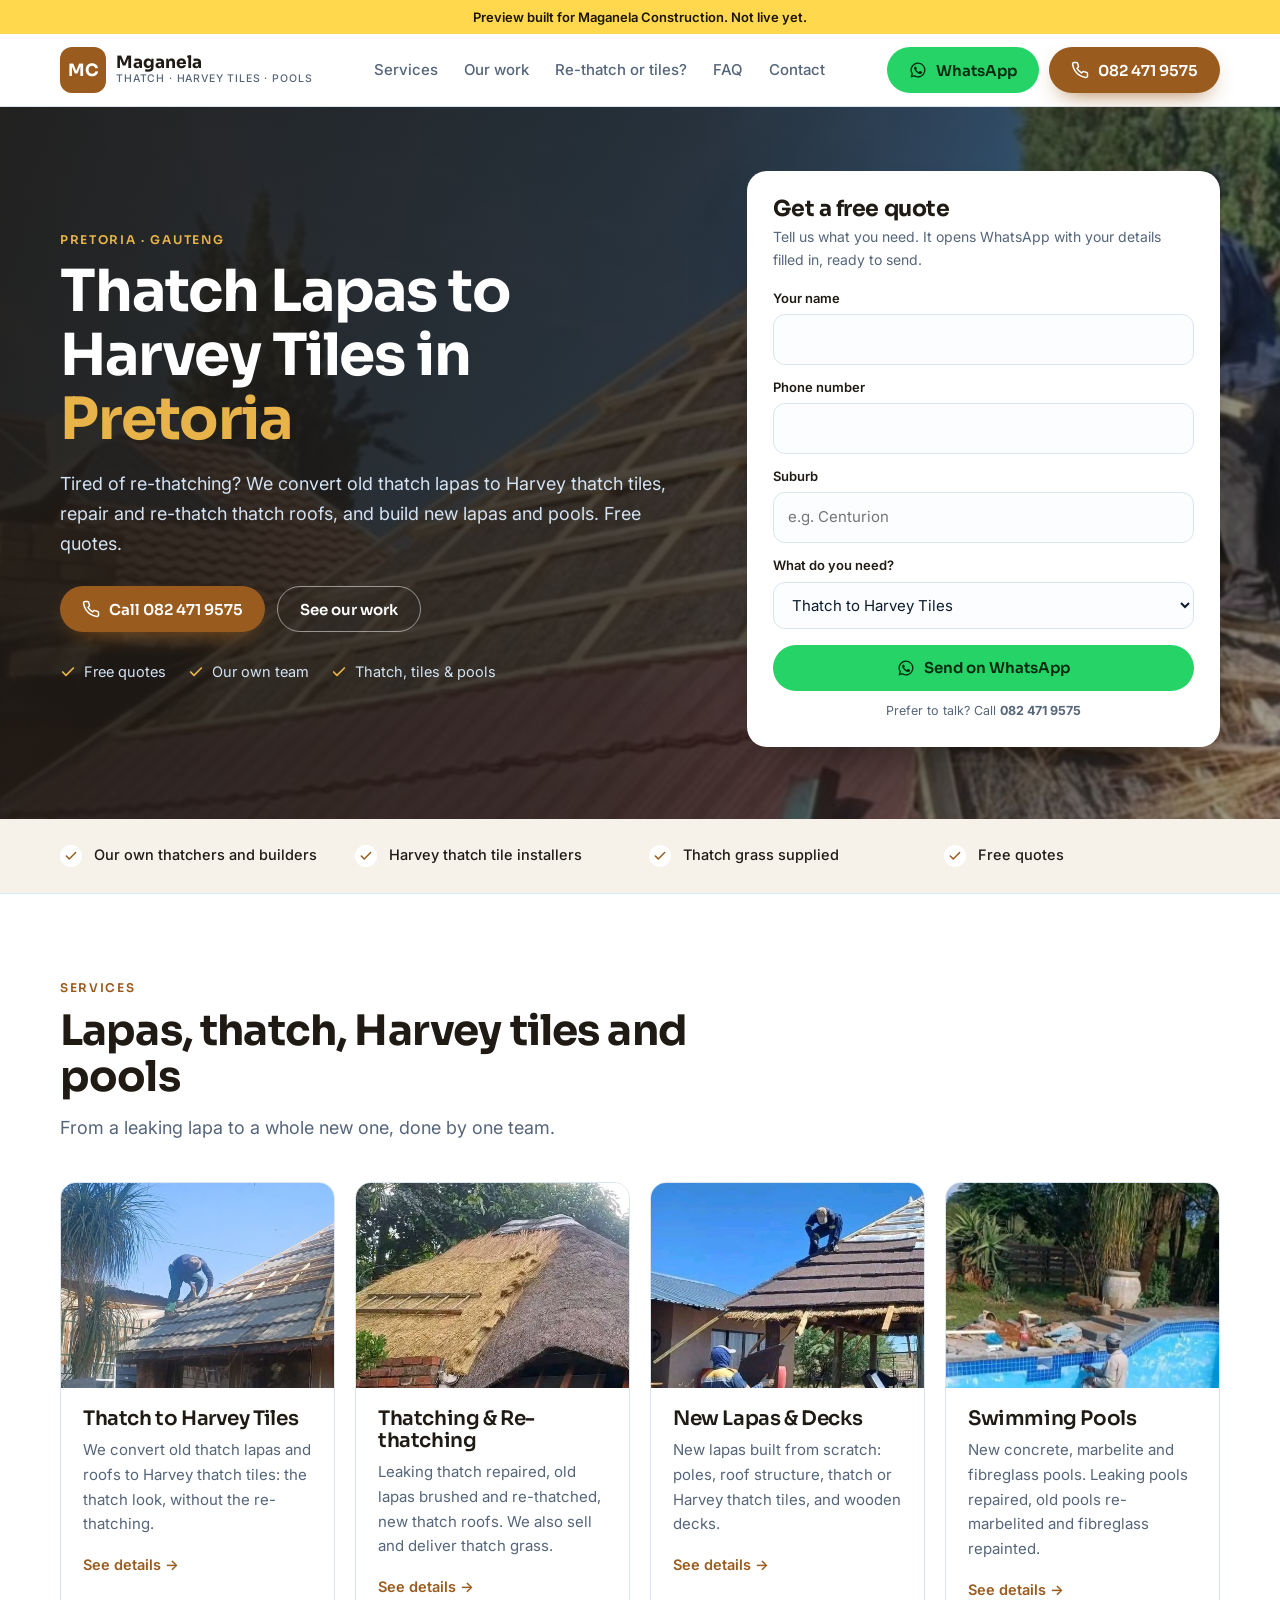
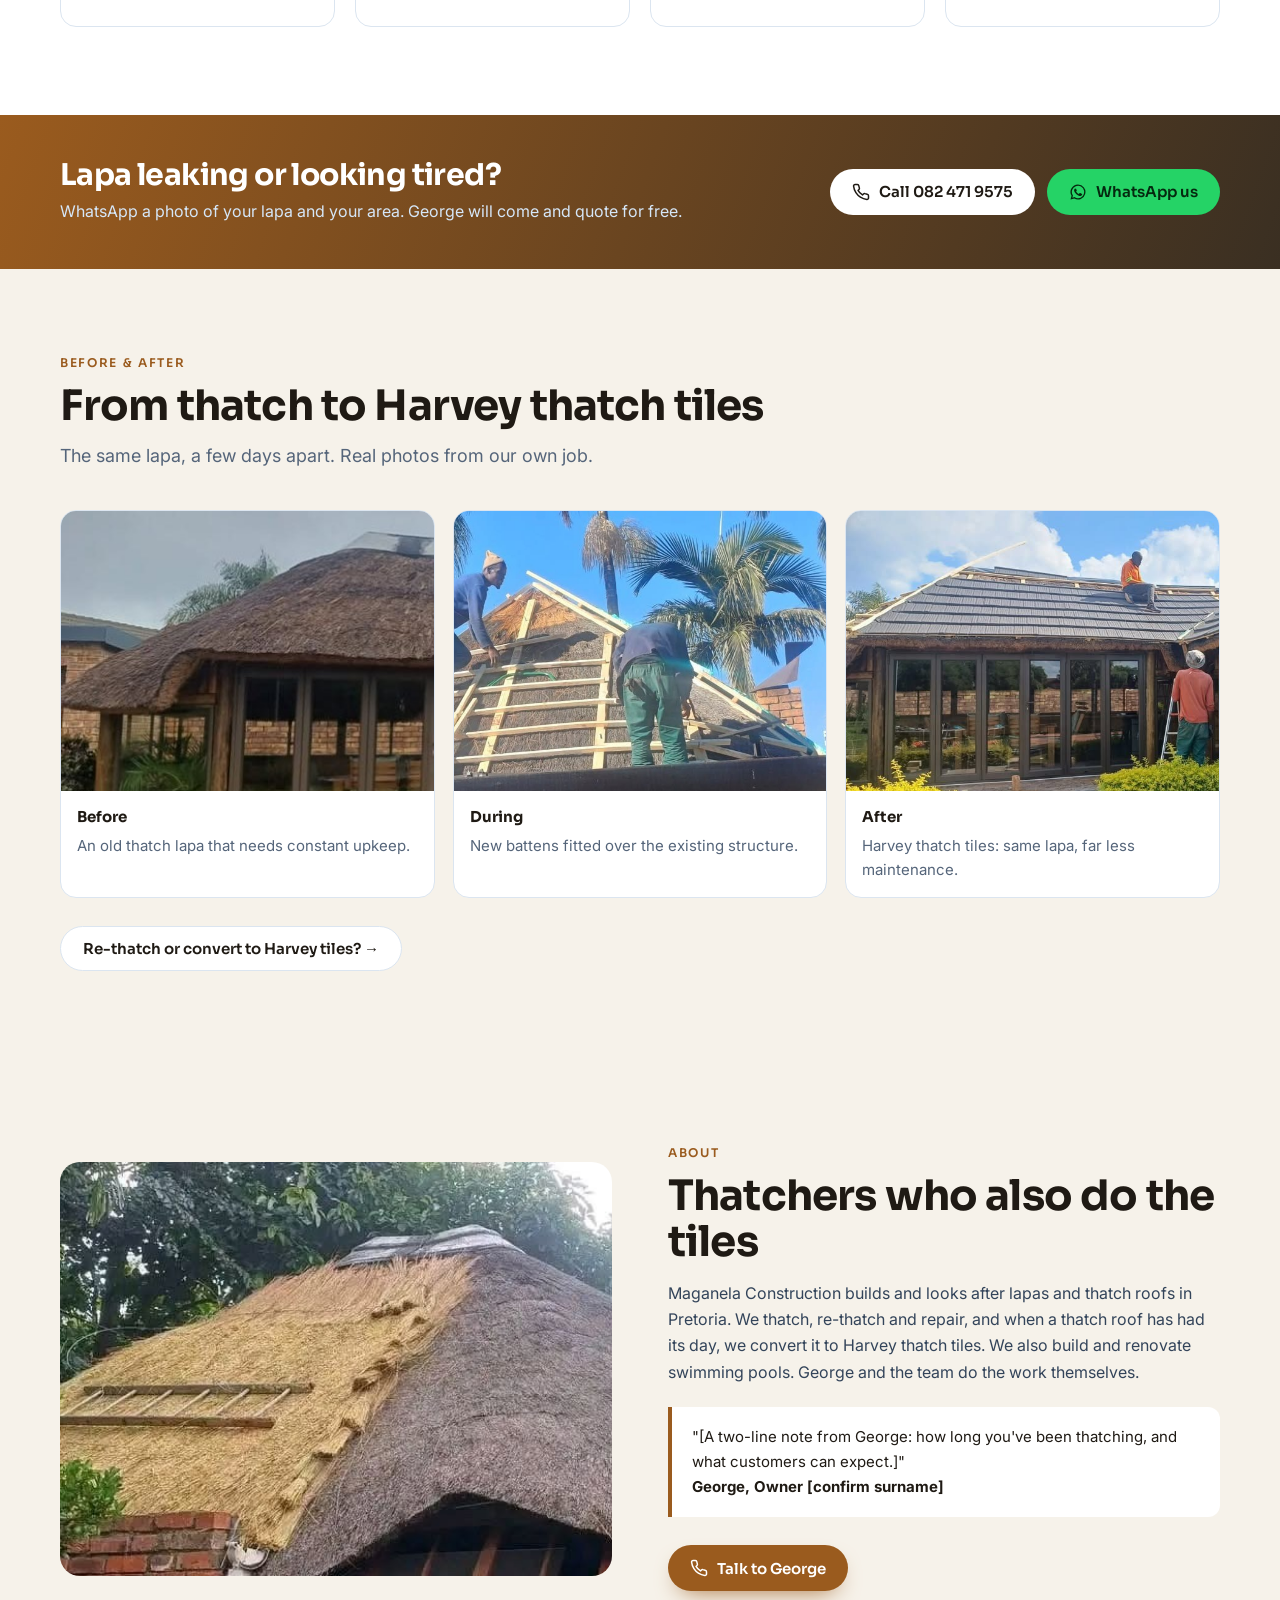
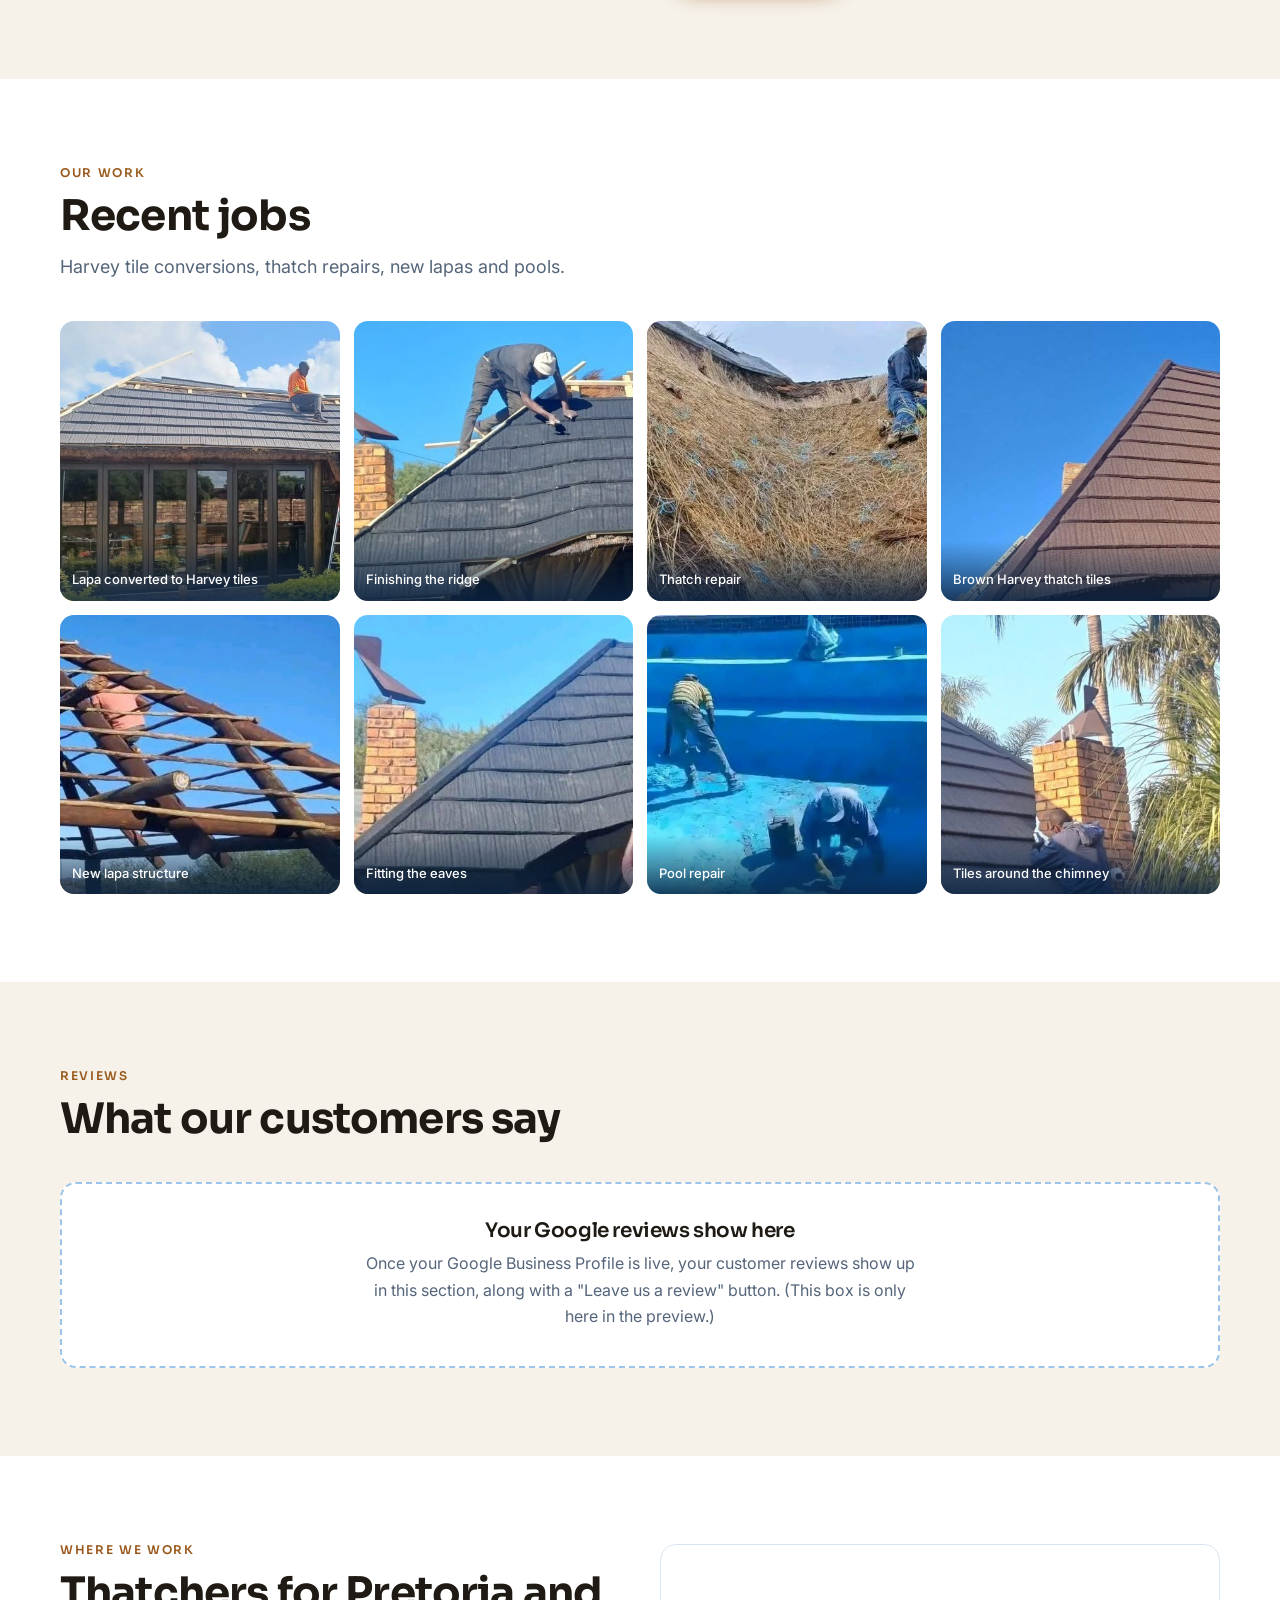
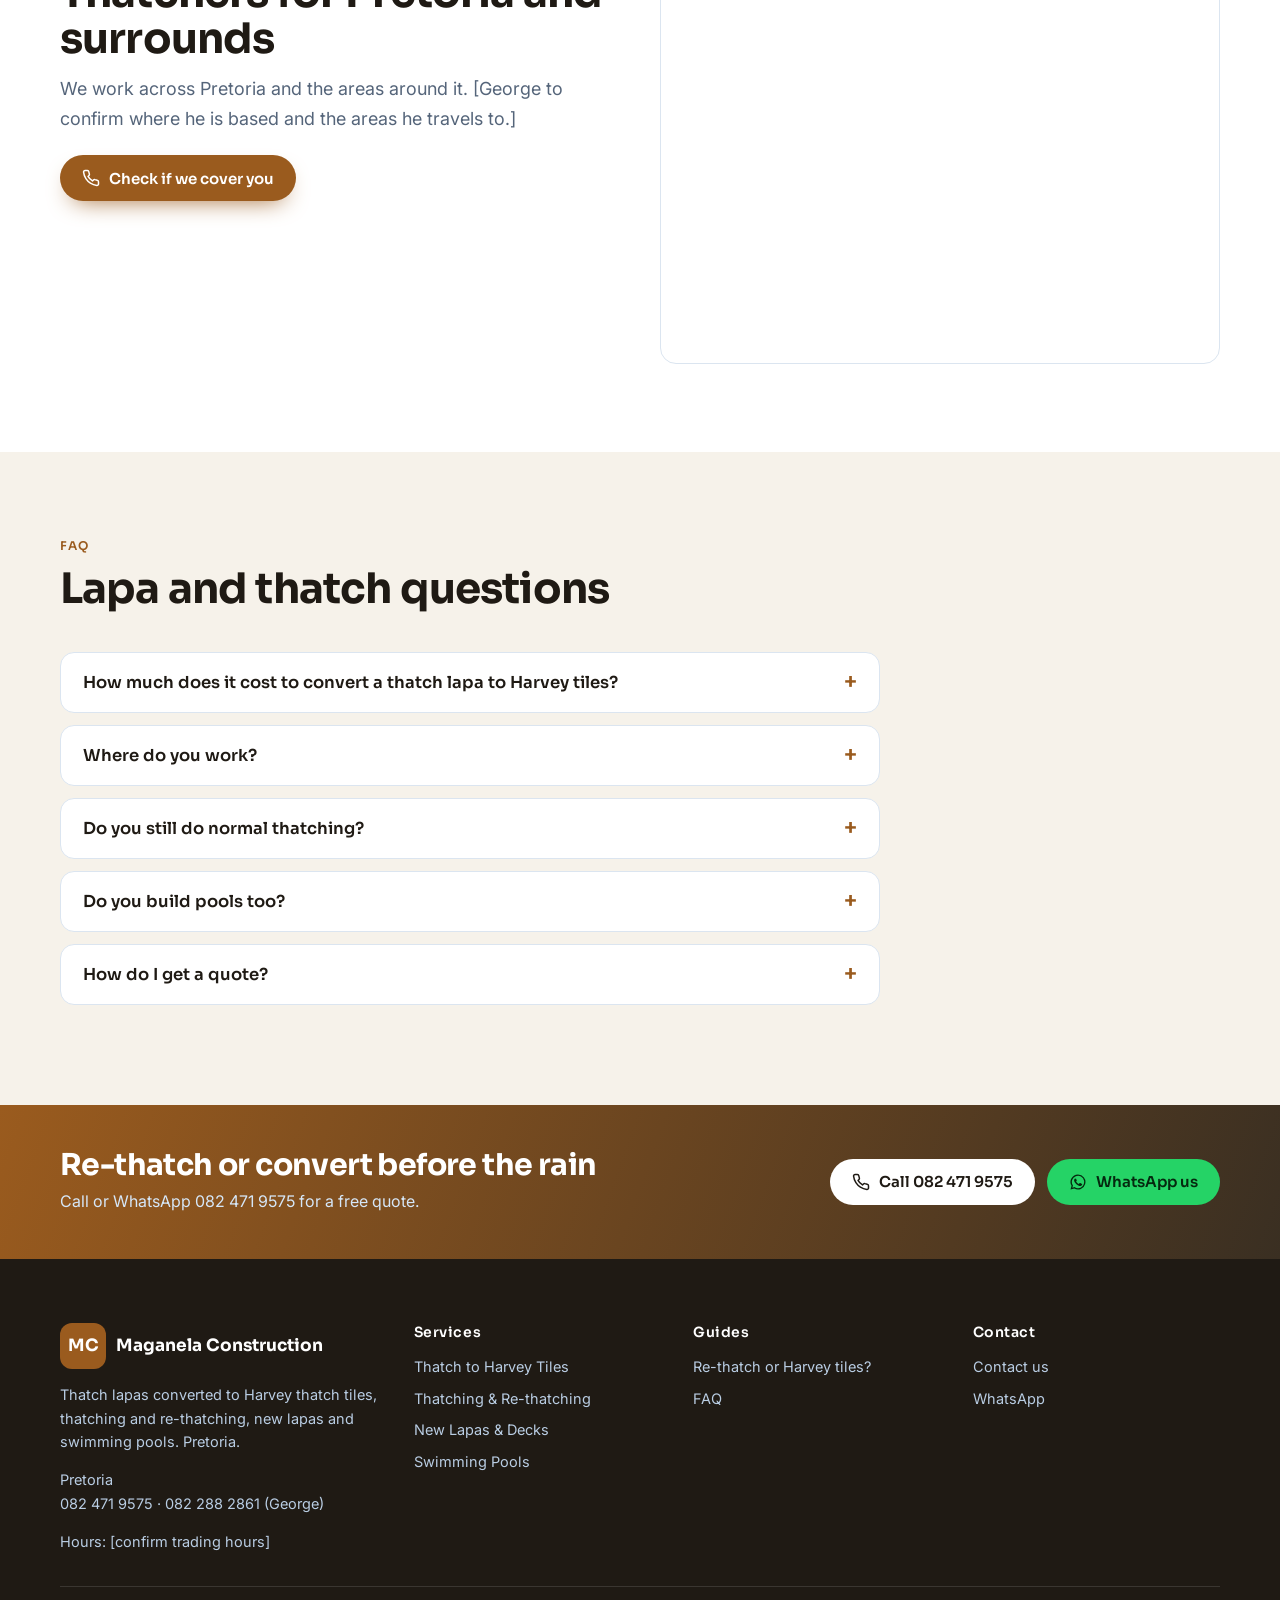
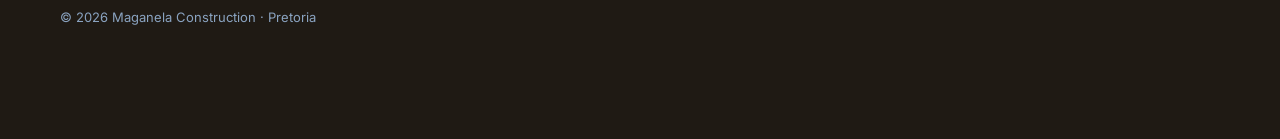
<file: index.html>
<!doctype html>
<html lang="en-ZA">
<head>
<meta charset="utf-8">
<meta name="viewport" content="width=device-width, initial-scale=1">
<!-- PREVIEW: remove noindex + the preview bar when George approves and the real domain is live -->
<meta name="robots" content="noindex, nofollow">
<title>Thatch Lapas to Harvey Thatch Tiles, Thatching &amp; Pools Pretoria | Maganela Construction</title>
<meta name="description" content="Convert your old thatch lapa to Harvey thatch tiles, re-thatch or repair leaking thatch, build a new lapa or pool. Pretoria. Free quotes. Call 082 471 9575.">
<link rel="canonical" href="https://dannyschaffer.github.io/maganela-construction-preview/">
<meta property="og:type" content="website"><meta property="og:title" content="Thatch Lapas to Harvey Thatch Tiles, Thatching &amp; Pools Pretoria | Maganela Construction"><meta property="og:description" content="Convert your old thatch lapa to Harvey thatch tiles, re-thatch or repair leaking thatch, build a new lapa or pool. Pretoria. Free quotes. Call 082 471 9575.">
<meta property="og:image" content="https://dannyschaffer.github.io/maganela-construction-preview/img/hero-thatch-to-harvey-tiles-pretoria.jpg"><meta property="og:url" content="https://dannyschaffer.github.io/maganela-construction-preview/">
<link rel="preconnect" href="https://fonts.googleapis.com"><link rel="preconnect" href="https://fonts.gstatic.com" crossorigin><link href="https://fonts.googleapis.com/css2?family=Sora:wght@500;600;700&family=Inter:wght@400;500;600&display=swap" rel="stylesheet">
<link rel="stylesheet" href="styles.css?v=1795518761">
<script type="application/ld+json">{"@context": "https://schema.org", "@type": "HomeAndConstructionBusiness", "@id": "https://dannyschaffer.github.io/maganela-construction-preview/#business", "name": "Maganela Construction", "description": "Converts thatch lapas to Harvey thatch tiles, thatching and re-thatching, new lapas and swimming pools in Pretoria.", "telephone": "+27824719575", "url": "https://dannyschaffer.github.io/maganela-construction-preview/", "image": "https://dannyschaffer.github.io/maganela-construction-preview/img/hero-thatch-to-harvey-tiles-pretoria.jpg", "address": {"@type": "PostalAddress", "addressLocality": "Pretoria", "addressRegion": "Gauteng", "addressCountry": "ZA"}, "areaServed": ["Pretoria", "Gauteng"]}</script><script type="application/ld+json">{"@context": "https://schema.org", "@type": "FAQPage", "mainEntity": [{"@type": "Question", "name": "How much does it cost to convert a thatch lapa to Harvey tiles?", "acceptedAnswer": {"@type": "Answer", "text": "It depends on the size and shape of the lapa. [George to confirm a typical price.] WhatsApp a photo and the size for a free quote."}}, {"@type": "Question", "name": "Where do you work?", "acceptedAnswer": {"@type": "Answer", "text": "Pretoria and the areas around it. [George to confirm areas and how far you travel.]"}}, {"@type": "Question", "name": "Do you still do normal thatching?", "acceptedAnswer": {"@type": "Answer", "text": "Yes. We repair leaking thatch, brush old lapas, re-thatch and build new thatch roofs. We also sell and deliver thatch grass."}}, {"@type": "Question", "name": "Do you build pools too?", "acceptedAnswer": {"@type": "Answer", "text": "Yes. New concrete, marbelite and fibreglass pools from R55,000 for 5×4m, plus leak repairs, re-marbelite and fibreglass repainting."}}, {"@type": "Question", "name": "How do I get a quote?", "acceptedAnswer": {"@type": "Answer", "text": "WhatsApp a photo of your lapa or pool and your area to 082 471 9575, or call George on 082 288 2861."}}]}</script>
</head>
<body>
<div class="preview">Preview built for Maganela Construction. Not live yet.</div>
<header><div class="wrap nav">
<a class="brand" href="./"><span class="mono">MC</span><span>Maganela<small>Thatch · Harvey Tiles · Pools</small></span></a>
<nav class="nav-links"><a href="#services">Services</a><a href="#work">Our work</a><a href="rethatch-or-harvey-tiles/">Re-thatch or tiles?</a><a href="#faq">FAQ</a><a href="contact/">Contact</a></nav>
<div class="nav-cta"><a class="btn btn-wa" href="https://wa.me/27824719575?text=Hi%20George%2C%20I%20would%20like%20a%20free%20quote.%20My%20area%20is%3A%20"><svg viewBox="0 0 24 24" fill="currentColor" aria-hidden="true"><path d="M12 2a10 10 0 0 0-8.6 15.1L2 22l5-1.3A10 10 0 1 0 12 2Zm0 18.2a8.2 8.2 0 0 1-4.2-1.2l-.3-.2-3 .8.8-2.9-.2-.3A8.2 8.2 0 1 1 12 20.2Zm4.5-6.1c-.2-.1-1.5-.7-1.7-.8s-.4-.1-.6.1-.7.8-.8 1-.3.2-.5.1a6.7 6.7 0 0 1-3.3-2.9c-.3-.4.3-.4.7-1.4a.5.5 0 0 0 0-.4l-.8-1.9c-.2-.5-.4-.4-.6-.4h-.5a1 1 0 0 0-.7.3 3 3 0 0 0-.9 2.2 5.2 5.2 0 0 0 1.1 2.7 11.8 11.8 0 0 0 4.5 4c1.7.7 2.3.8 3.2.6a2.7 2.7 0 0 0 1.8-1.2 2.2 2.2 0 0 0 .1-1.2c0-.1-.2-.2-.4-.3Z"/></svg><span>WhatsApp</span></a><a class="btn btn-blue" href="tel:+27824719575"><svg viewBox="0 0 24 24" fill="none" stroke="currentColor" stroke-width="2" stroke-linecap="round" stroke-linejoin="round" aria-hidden="true"><path d="M22 16.9v3a2 2 0 0 1-2.2 2 19.8 19.8 0 0 1-8.6-3.1 19.5 19.5 0 0 1-6-6A19.8 19.8 0 0 1 2.1 4.2 2 2 0 0 1 4.1 2h3a2 2 0 0 1 2 1.7c.1 1 .4 1.9.7 2.8a2 2 0 0 1-.5 2.1L8 9.9a16 16 0 0 0 6 6l1.3-1.3a2 2 0 0 1 2.1-.4c.9.3 1.8.6 2.8.7a2 2 0 0 1 1.8 2Z"/></svg><span>082 471 9575</span></a></div>
</div></header>

<section class="hero" style="--hero:url(img/hero-thatch-to-harvey-tiles-pretoria.jpg)"><div class="hero-bg"></div><div class="wrap">
<div>
<span class="eyebrow" style="color:var(--aqua)">Pretoria · Gauteng</span>
<h1>Thatch Lapas to Harvey Tiles in <em>Pretoria</em></h1>
<p class="lead">Tired of re-thatching? We convert old thatch lapas to Harvey thatch tiles, repair and re-thatch thatch roofs, and build new lapas and pools. Free quotes.</p>
<div class="hero-ctas"><a class="btn btn-blue" href="tel:+27824719575"><svg viewBox="0 0 24 24" fill="none" stroke="currentColor" stroke-width="2" stroke-linecap="round" stroke-linejoin="round" aria-hidden="true"><path d="M22 16.9v3a2 2 0 0 1-2.2 2 19.8 19.8 0 0 1-8.6-3.1 19.5 19.5 0 0 1-6-6A19.8 19.8 0 0 1 2.1 4.2 2 2 0 0 1 4.1 2h3a2 2 0 0 1 2 1.7c.1 1 .4 1.9.7 2.8a2 2 0 0 1-.5 2.1L8 9.9a16 16 0 0 0 6 6l1.3-1.3a2 2 0 0 1 2.1-.4c.9.3 1.8.6 2.8.7a2 2 0 0 1 1.8 2Z"/></svg>Call 082 471 9575</a><a class="btn btn-line" href="#work">See our work</a></div>
<div class="hero-points"><span><svg viewBox="0 0 24 24" fill="none" stroke="currentColor" stroke-width="2.6" stroke-linecap="round" stroke-linejoin="round" aria-hidden="true"><path d="M20 6 9 17l-5-5"/></svg>Free quotes</span><span><svg viewBox="0 0 24 24" fill="none" stroke="currentColor" stroke-width="2.6" stroke-linecap="round" stroke-linejoin="round" aria-hidden="true"><path d="M20 6 9 17l-5-5"/></svg>Our own team</span><span><svg viewBox="0 0 24 24" fill="none" stroke="currentColor" stroke-width="2.6" stroke-linecap="round" stroke-linejoin="round" aria-hidden="true"><path d="M20 6 9 17l-5-5"/></svg>Thatch, tiles &amp; pools</span></div>
</div>
<form class="card-form" data-wa>
<h2>Get a free quote</h2><p class="small">Tell us what you need. It opens WhatsApp with your details filled in, ready to send.</p>
<label class="field"><span>Your name</span><input name="name" required autocomplete="name"></label>
<label class="field"><span>Phone number</span><input name="phone" type="tel" required autocomplete="tel"></label>
<label class="field"><span>Suburb</span><input name="suburb" placeholder="e.g. Centurion"></label>
<label class="field"><span>What do you need?</span><select name="need"><option>Thatch to Harvey Tiles</option><option>Thatching &amp; Re-thatching</option><option>New Lapas &amp; Decks</option><option>Swimming Pools</option></select></label>
<button class="btn btn-wa" type="submit"><svg viewBox="0 0 24 24" fill="currentColor" aria-hidden="true"><path d="M12 2a10 10 0 0 0-8.6 15.1L2 22l5-1.3A10 10 0 1 0 12 2Zm0 18.2a8.2 8.2 0 0 1-4.2-1.2l-.3-.2-3 .8.8-2.9-.2-.3A8.2 8.2 0 1 1 12 20.2Zm4.5-6.1c-.2-.1-1.5-.7-1.7-.8s-.4-.1-.6.1-.7.8-.8 1-.3.2-.5.1a6.7 6.7 0 0 1-3.3-2.9c-.3-.4.3-.4.7-1.4a.5.5 0 0 0 0-.4l-.8-1.9c-.2-.5-.4-.4-.6-.4h-.5a1 1 0 0 0-.7.3 3 3 0 0 0-.9 2.2 5.2 5.2 0 0 0 1.1 2.7 11.8 11.8 0 0 0 4.5 4c1.7.7 2.3.8 3.2.6a2.7 2.7 0 0 0 1.8-1.2 2.2 2.2 0 0 0 .1-1.2c0-.1-.2-.2-.4-.3Z"/></svg>Send on WhatsApp</button>
<p class="form-note">Prefer to talk? Call <a href="tel:+27824719575"><b>082 471 9575</b></a></p>
</form>
</div></section>
<div class="trust"><div class="wrap">
<div><svg viewBox="0 0 24 24" fill="none" stroke="currentColor" stroke-width="2.6" stroke-linecap="round" stroke-linejoin="round" aria-hidden="true"><path d="M20 6 9 17l-5-5"/></svg><span>Our own thatchers and builders</span></div>
<div><svg viewBox="0 0 24 24" fill="none" stroke="currentColor" stroke-width="2.6" stroke-linecap="round" stroke-linejoin="round" aria-hidden="true"><path d="M20 6 9 17l-5-5"/></svg><span>Harvey thatch tile installers</span></div>
<div><svg viewBox="0 0 24 24" fill="none" stroke="currentColor" stroke-width="2.6" stroke-linecap="round" stroke-linejoin="round" aria-hidden="true"><path d="M20 6 9 17l-5-5"/></svg><span>Thatch grass supplied</span></div>
<div><svg viewBox="0 0 24 24" fill="none" stroke="currentColor" stroke-width="2.6" stroke-linecap="round" stroke-linejoin="round" aria-hidden="true"><path d="M20 6 9 17l-5-5"/></svg><span>Free quotes</span></div>
</div></div>

<section id="services"><div class="wrap">
<div class="sec-head"><span class="eyebrow">Services</span><h2>Lapas, thatch, Harvey tiles and pools</h2><p class="lead">From a leaking lapa to a whole new one, done by one team.</p></div>
<div class="svc-grid"><a class="svc" href="services/thatch-to-harvey-tiles/"><img src="img/harvey-tiles-installing.jpg" alt="Maganela team fitting Harvey thatch tiles over an old thatch lapa" loading="lazy"><div><h3>Thatch to Harvey Tiles</h3><p>We convert old thatch lapas and roofs to Harvey thatch tiles: the thatch look, without the re-thatching.</p><span class="more">See details →</span></div></a><a class="svc" href="services/thatching-rethatching/"><img src="img/rethatching-lapa.jpg" alt="Thatch lapa half re-thatched with new grass by Maganela" loading="lazy"><div><h3>Thatching &amp; Re-thatching</h3><p>Leaking thatch repaired, old lapas brushed and re-thatched, new thatch roofs. We also sell and deliver thatch grass.</p><span class="more">See details →</span></div></a><a class="svc" href="services/new-lapas/"><img src="img/new-lapa-harvey-tiles.jpg" alt="New lapa with a Harvey thatch tile roof being built by Maganela" loading="lazy"><div><h3>New Lapas &amp; Decks</h3><p>New lapas built from scratch: poles, roof structure, thatch or Harvey thatch tiles, and wooden decks.</p><span class="more">See details →</span></div></a><a class="svc" href="services/swimming-pools/"><img src="img/pool-renovation.jpg" alt="Maganela renovating a pool with new tiles" loading="lazy"><div><h3>Swimming Pools</h3><p>New concrete, marbelite and fibreglass pools. Leaking pools repaired, old pools re-marbelited and fibreglass repainted.</p><span class="more">See details →</span></div></a></div>
</div></section>

<div class="band"><div class="wrap"><div><h2>Lapa leaking or looking tired?</h2><p>WhatsApp a photo of your lapa and your area. George will come and quote for free.</p></div>
<div class="ctas"><a class="btn btn-white" href="tel:+27824719575"><svg viewBox="0 0 24 24" fill="none" stroke="currentColor" stroke-width="2" stroke-linecap="round" stroke-linejoin="round" aria-hidden="true"><path d="M22 16.9v3a2 2 0 0 1-2.2 2 19.8 19.8 0 0 1-8.6-3.1 19.5 19.5 0 0 1-6-6A19.8 19.8 0 0 1 2.1 4.2 2 2 0 0 1 4.1 2h3a2 2 0 0 1 2 1.7c.1 1 .4 1.9.7 2.8a2 2 0 0 1-.5 2.1L8 9.9a16 16 0 0 0 6 6l1.3-1.3a2 2 0 0 1 2.1-.4c.9.3 1.8.6 2.8.7a2 2 0 0 1 1.8 2Z"/></svg>Call 082 471 9575</a><a class="btn btn-wa" href="https://wa.me/27824719575?text=Hi%20George%2C%20I%20would%20like%20a%20free%20quote.%20My%20area%20is%3A%20"><svg viewBox="0 0 24 24" fill="currentColor" aria-hidden="true"><path d="M12 2a10 10 0 0 0-8.6 15.1L2 22l5-1.3A10 10 0 1 0 12 2Zm0 18.2a8.2 8.2 0 0 1-4.2-1.2l-.3-.2-3 .8.8-2.9-.2-.3A8.2 8.2 0 1 1 12 20.2Zm4.5-6.1c-.2-.1-1.5-.7-1.7-.8s-.4-.1-.6.1-.7.8-.8 1-.3.2-.5.1a6.7 6.7 0 0 1-3.3-2.9c-.3-.4.3-.4.7-1.4a.5.5 0 0 0 0-.4l-.8-1.9c-.2-.5-.4-.4-.6-.4h-.5a1 1 0 0 0-.7.3 3 3 0 0 0-.9 2.2 5.2 5.2 0 0 0 1.1 2.7 11.8 11.8 0 0 0 4.5 4c1.7.7 2.3.8 3.2.6a2.7 2.7 0 0 0 1.8-1.2 2.2 2.2 0 0 0 .1-1.2c0-.1-.2-.2-.4-.3Z"/></svg>WhatsApp us</a></div></div></div>

<section style="background:var(--sky)"><div class="wrap">
<div class="sec-head"><span class="eyebrow">Before &amp; after</span><h2>From thatch to Harvey thatch tiles</h2><p class="lead">The same lapa, a few days apart. Real photos from our own job.</p></div>
<div class="stages"><figure><img src="img/lapa-before.jpg" alt="Before: Maganela lapa conversion" loading="lazy"><figcaption><b>Before</b>An old thatch lapa that needs constant upkeep.</figcaption></figure><figure><img src="img/lapa-during-battens.jpg" alt="During: Maganela lapa conversion" loading="lazy"><figcaption><b>During</b>New battens fitted over the existing structure.</figcaption></figure><figure><img src="img/lapa-after-harvey-tiles.jpg" alt="After: Maganela lapa conversion" loading="lazy"><figcaption><b>After</b>Harvey thatch tiles: same lapa, far less maintenance.</figcaption></figure></div>
<div class="hero-ctas"><a class="btn btn-outline" href="rethatch-or-harvey-tiles/">Re-thatch or convert to Harvey tiles? →</a></div>
</div></section>

<section class="about"><div class="wrap">
<img src="img/rethatching-lapa.jpg" alt="Maganela thatchers re-thatching a lapa" loading="lazy">
<div><span class="eyebrow">About</span><h2>Thatchers who also do the tiles</h2>
<p>Maganela Construction builds and looks after lapas and thatch roofs in Pretoria. We thatch, re-thatch and repair, and when a thatch roof has had its day, we convert it to Harvey thatch tiles. We also build and renovate swimming pools. George and the team do the work themselves.</p>
<div class="owner">"[A two-line note from George: how long you've been thatching, and what customers can expect.]"<br><b>George, Owner [confirm surname]</b></div>
<div class="hero-ctas"><a class="btn btn-blue" href="tel:+27822882861"><svg viewBox="0 0 24 24" fill="none" stroke="currentColor" stroke-width="2" stroke-linecap="round" stroke-linejoin="round" aria-hidden="true"><path d="M22 16.9v3a2 2 0 0 1-2.2 2 19.8 19.8 0 0 1-8.6-3.1 19.5 19.5 0 0 1-6-6A19.8 19.8 0 0 1 2.1 4.2 2 2 0 0 1 4.1 2h3a2 2 0 0 1 2 1.7c.1 1 .4 1.9.7 2.8a2 2 0 0 1-.5 2.1L8 9.9a16 16 0 0 0 6 6l1.3-1.3a2 2 0 0 1 2.1-.4c.9.3 1.8.6 2.8.7a2 2 0 0 1 1.8 2Z"/></svg>Talk to George</a></div>
</div></div></section>

<section id="work"><div class="wrap">
<div class="sec-head"><span class="eyebrow">Our work</span><h2>Recent jobs</h2><p class="lead">Harvey tile conversions, thatch repairs, new lapas and pools.</p></div>
<div class="gallery"><figure><img src="img/lapa-after-harvey-tiles.jpg" alt="Lapa converted to Harvey tiles by Maganela Construction" loading="lazy"><figcaption>Lapa converted to Harvey tiles</figcaption></figure><figure><img src="img/harvey-tiles-ridge.jpg" alt="Finishing the ridge by Maganela Construction" loading="lazy"><figcaption>Finishing the ridge</figcaption></figure><figure><img src="img/thatch-repair.jpg" alt="Thatch repair by Maganela Construction" loading="lazy"><figcaption>Thatch repair</figcaption></figure><figure><img src="img/harvey-tiles-brown-roof.jpg" alt="Brown Harvey thatch tiles by Maganela Construction" loading="lazy"><figcaption>Brown Harvey thatch tiles</figcaption></figure><figure><img src="img/lapa-frame.jpg" alt="New lapa structure by Maganela Construction" loading="lazy"><figcaption>New lapa structure</figcaption></figure><figure><img src="img/harvey-tiles-eave.jpg" alt="Fitting the eaves by Maganela Construction" loading="lazy"><figcaption>Fitting the eaves</figcaption></figure><figure><img src="img/pool-repair-crew.jpg" alt="Pool repair by Maganela Construction" loading="lazy"><figcaption>Pool repair</figcaption></figure><figure><img src="img/harvey-tiles-chimney.jpg" alt="Tiles around the chimney by Maganela Construction" loading="lazy"><figcaption>Tiles around the chimney</figcaption></figure></div>
</div></section>

<section class="reviews" id="reviews"><div class="wrap">
<div class="sec-head"><span class="eyebrow">Reviews</span><h2>What our customers say</h2></div>
<div class="review-slot"><h3>Your Google reviews show here</h3><p>Once your Google Business Profile is live, your customer reviews show up in this section, along with a "Leave us a review" button. (This box is only here in the preview.)</p></div>
</div></section>

<section class="area" id="areas" style="background:#fff"><div class="wrap">
<div><span class="eyebrow">Where we work</span><h2>Thatchers for Pretoria and surrounds</h2>
<p class="lead" style="margin-top:12px">We work across Pretoria and the areas around it. [George to confirm where he is based and the areas he travels to.]</p>
<a class="btn btn-blue" style="margin-top:22px" href="tel:+27824719575"><svg viewBox="0 0 24 24" fill="none" stroke="currentColor" stroke-width="2" stroke-linecap="round" stroke-linejoin="round" aria-hidden="true"><path d="M22 16.9v3a2 2 0 0 1-2.2 2 19.8 19.8 0 0 1-8.6-3.1 19.5 19.5 0 0 1-6-6A19.8 19.8 0 0 1 2.1 4.2 2 2 0 0 1 4.1 2h3a2 2 0 0 1 2 1.7c.1 1 .4 1.9.7 2.8a2 2 0 0 1-.5 2.1L8 9.9a16 16 0 0 0 6 6l1.3-1.3a2 2 0 0 1 2.1-.4c.9.3 1.8.6 2.8.7a2 2 0 0 1 1.8 2Z"/></svg>Check if we cover you</a></div>
<div class="map"><iframe loading="lazy" title="Map of Pretoria" src="https://maps.google.com/maps?q=-25.7479,28.2293&z=10&output=embed"></iframe></div>
</div></section>

<section class="faq" id="faq"><div class="wrap">
<div class="sec-head"><span class="eyebrow">FAQ</span><h2>Lapa and thatch questions</h2></div>
<div class="faq-list"><details><summary>How much does it cost to convert a thatch lapa to Harvey tiles?</summary><p>It depends on the size and shape of the lapa. [George to confirm a typical price.] WhatsApp a photo and the size for a free quote.</p></details><details><summary>Where do you work?</summary><p>Pretoria and the areas around it. [George to confirm areas and how far you travel.]</p></details><details><summary>Do you still do normal thatching?</summary><p>Yes. We repair leaking thatch, brush old lapas, re-thatch and build new thatch roofs. We also sell and deliver thatch grass.</p></details><details><summary>Do you build pools too?</summary><p>Yes. New concrete, marbelite and fibreglass pools from R55,000 for 5×4m, plus leak repairs, re-marbelite and fibreglass repainting.</p></details><details><summary>How do I get a quote?</summary><p>WhatsApp a photo of your lapa or pool and your area to 082 471 9575, or call George on 082 288 2861.</p></details></div>
</div></section>

<div class="band"><div class="wrap"><div><h2>Re-thatch or convert before the rain</h2><p>Call or WhatsApp 082 471 9575 for a free quote.</p></div>
<div class="ctas"><a class="btn btn-white" href="tel:+27824719575"><svg viewBox="0 0 24 24" fill="none" stroke="currentColor" stroke-width="2" stroke-linecap="round" stroke-linejoin="round" aria-hidden="true"><path d="M22 16.9v3a2 2 0 0 1-2.2 2 19.8 19.8 0 0 1-8.6-3.1 19.5 19.5 0 0 1-6-6A19.8 19.8 0 0 1 2.1 4.2 2 2 0 0 1 4.1 2h3a2 2 0 0 1 2 1.7c.1 1 .4 1.9.7 2.8a2 2 0 0 1-.5 2.1L8 9.9a16 16 0 0 0 6 6l1.3-1.3a2 2 0 0 1 2.1-.4c.9.3 1.8.6 2.8.7a2 2 0 0 1 1.8 2Z"/></svg>Call 082 471 9575</a><a class="btn btn-wa" href="https://wa.me/27824719575?text=Hi%20George%2C%20I%20would%20like%20a%20free%20quote.%20My%20area%20is%3A%20"><svg viewBox="0 0 24 24" fill="currentColor" aria-hidden="true"><path d="M12 2a10 10 0 0 0-8.6 15.1L2 22l5-1.3A10 10 0 1 0 12 2Zm0 18.2a8.2 8.2 0 0 1-4.2-1.2l-.3-.2-3 .8.8-2.9-.2-.3A8.2 8.2 0 1 1 12 20.2Zm4.5-6.1c-.2-.1-1.5-.7-1.7-.8s-.4-.1-.6.1-.7.8-.8 1-.3.2-.5.1a6.7 6.7 0 0 1-3.3-2.9c-.3-.4.3-.4.7-1.4a.5.5 0 0 0 0-.4l-.8-1.9c-.2-.5-.4-.4-.6-.4h-.5a1 1 0 0 0-.7.3 3 3 0 0 0-.9 2.2 5.2 5.2 0 0 0 1.1 2.7 11.8 11.8 0 0 0 4.5 4c1.7.7 2.3.8 3.2.6a2.7 2.7 0 0 0 1.8-1.2 2.2 2.2 0 0 0 .1-1.2c0-.1-.2-.2-.4-.3Z"/></svg>WhatsApp us</a></div></div></div>
<footer><div class="wrap">
<div><a class="brand" href="./"><span class="mono">MC</span><span>Maganela Construction</span></a>
<p style="margin-top:12px">Thatch lapas converted to Harvey thatch tiles, thatching and re-thatching, new lapas and swimming pools. Pretoria.</p>
<p style="margin-top:14px">Pretoria<br><a href="tel:+27824719575">082 471 9575</a> · <a href="tel:+27822882861">082 288 2861</a> (George)</p>
<p style="margin-top:14px">Hours: [confirm trading hours]</p></div>
<div><h4>Services</h4><ul><li><a href="services/thatch-to-harvey-tiles/">Thatch to Harvey Tiles</a></li><li><a href="services/thatching-rethatching/">Thatching &amp; Re-thatching</a></li><li><a href="services/new-lapas/">New Lapas &amp; Decks</a></li><li><a href="services/swimming-pools/">Swimming Pools</a></li></ul></div>
<div><h4>Guides</h4><ul><li><a href="rethatch-or-harvey-tiles/">Re-thatch or Harvey tiles?</a></li><li><a href="#faq">FAQ</a></li></ul></div>
<div><h4>Contact</h4><ul><li><a href="contact/">Contact us</a></li><li><a href="https://wa.me/27824719575?text=Hi%20George%2C%20I%20would%20like%20a%20free%20quote.%20My%20area%20is%3A%20">WhatsApp</a></li></ul></div>
<div class="legal">© 2026 Maganela Construction · Pretoria</div>
</div></footer>
<div class="mbar"><a class="btn btn-blue" href="tel:+27824719575"><svg viewBox="0 0 24 24" fill="none" stroke="currentColor" stroke-width="2" stroke-linecap="round" stroke-linejoin="round" aria-hidden="true"><path d="M22 16.9v3a2 2 0 0 1-2.2 2 19.8 19.8 0 0 1-8.6-3.1 19.5 19.5 0 0 1-6-6A19.8 19.8 0 0 1 2.1 4.2 2 2 0 0 1 4.1 2h3a2 2 0 0 1 2 1.7c.1 1 .4 1.9.7 2.8a2 2 0 0 1-.5 2.1L8 9.9a16 16 0 0 0 6 6l1.3-1.3a2 2 0 0 1 2.1-.4c.9.3 1.8.6 2.8.7a2 2 0 0 1 1.8 2Z"/></svg>Call now</a><a class="btn btn-wa" href="https://wa.me/27824719575?text=Hi%20George%2C%20I%20would%20like%20a%20free%20quote.%20My%20area%20is%3A%20"><svg viewBox="0 0 24 24" fill="currentColor" aria-hidden="true"><path d="M12 2a10 10 0 0 0-8.6 15.1L2 22l5-1.3A10 10 0 1 0 12 2Zm0 18.2a8.2 8.2 0 0 1-4.2-1.2l-.3-.2-3 .8.8-2.9-.2-.3A8.2 8.2 0 1 1 12 20.2Zm4.5-6.1c-.2-.1-1.5-.7-1.7-.8s-.4-.1-.6.1-.7.8-.8 1-.3.2-.5.1a6.7 6.7 0 0 1-3.3-2.9c-.3-.4.3-.4.7-1.4a.5.5 0 0 0 0-.4l-.8-1.9c-.2-.5-.4-.4-.6-.4h-.5a1 1 0 0 0-.7.3 3 3 0 0 0-.9 2.2 5.2 5.2 0 0 0 1.1 2.7 11.8 11.8 0 0 0 4.5 4c1.7.7 2.3.8 3.2.6a2.7 2.7 0 0 0 1.8-1.2 2.2 2.2 0 0 0 .1-1.2c0-.1-.2-.2-.4-.3Z"/></svg>WhatsApp</a></div>
<script>
document.querySelectorAll('form[data-wa]').forEach(f=>f.addEventListener('submit',ev=>{ev.preventDefault();const d=new FormData(f);
const msg=`Hi George, I'd like a free quote.%0AName: ${d.get('name')||''}%0APhone: ${d.get('phone')||''}%0ASuburb: ${d.get('suburb')||''}%0ANeed: ${d.get('need')||''}`;
window.open('https://wa.me/27824719575?text='+msg.replace(/ /g,'%20'),'_blank');}));
</script>
</body></html>
</file>
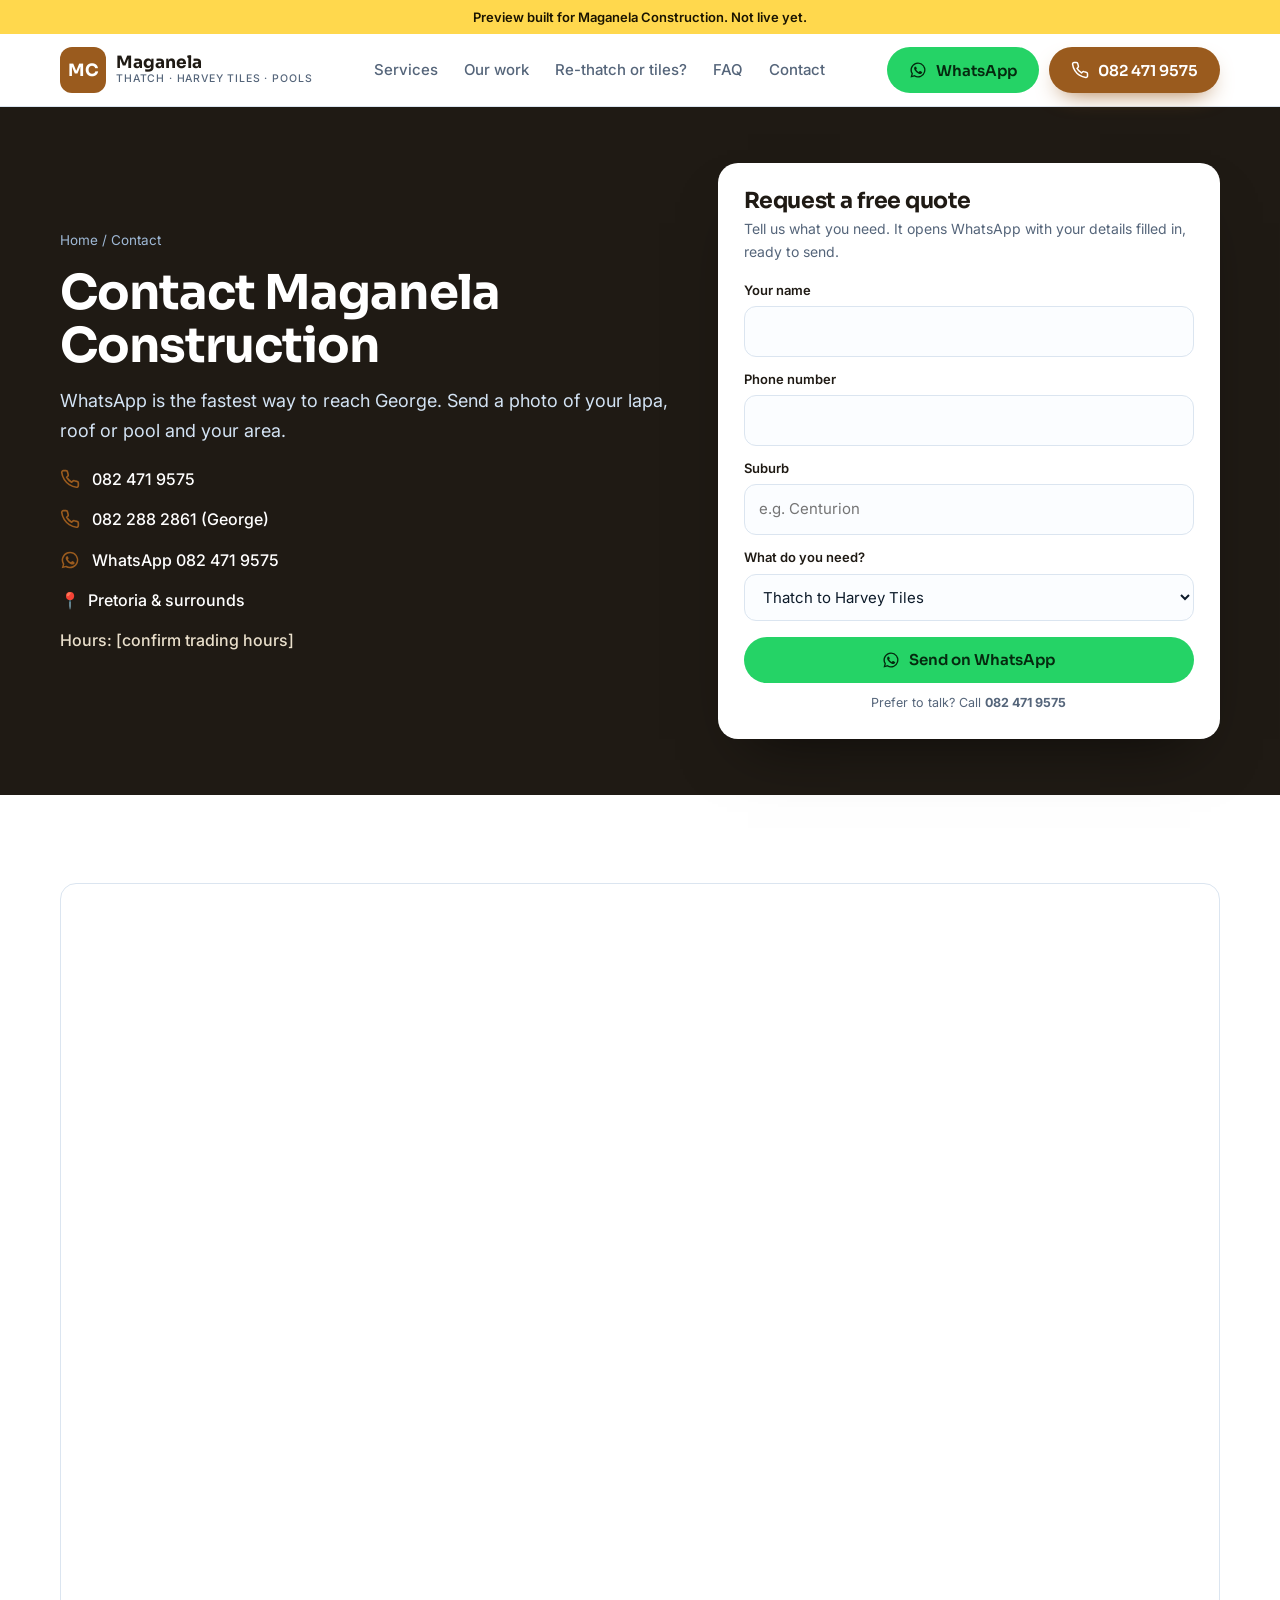
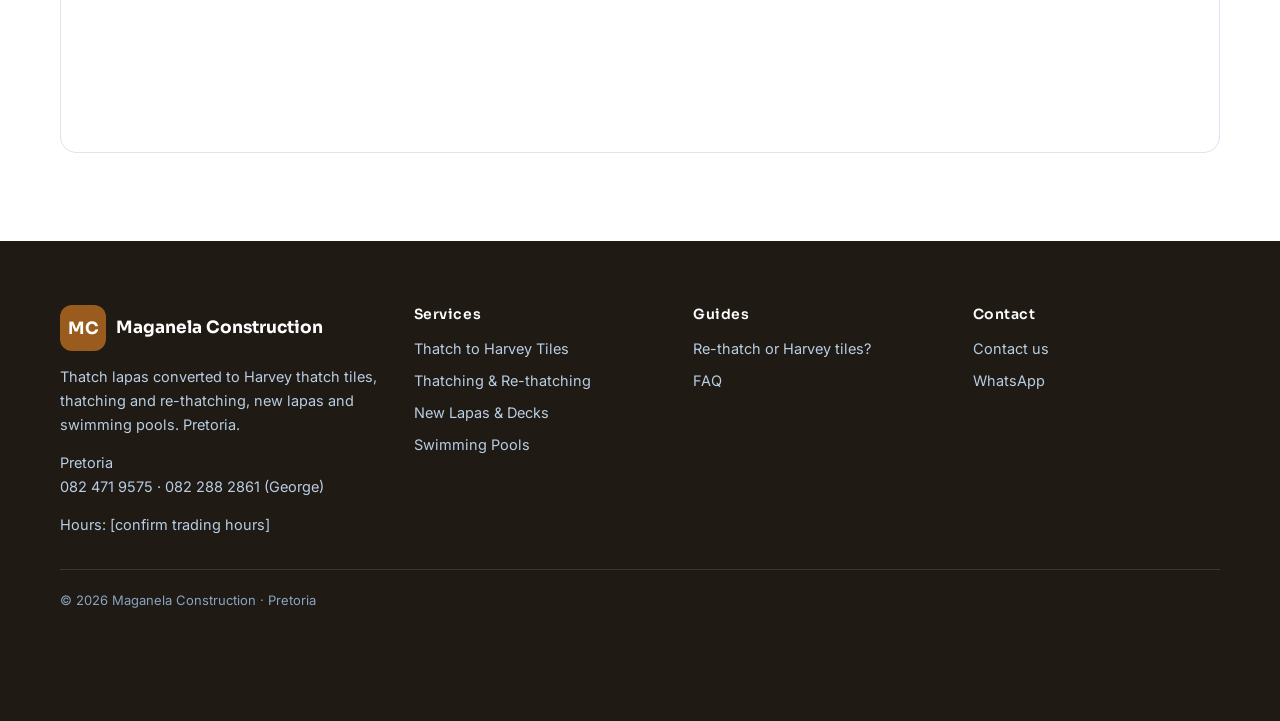
<file: contact/index.html>
<!doctype html>
<html lang="en-ZA">
<head>
<meta charset="utf-8">
<meta name="viewport" content="width=device-width, initial-scale=1">
<!-- PREVIEW: remove noindex + the preview bar when George approves and the real domain is live -->
<meta name="robots" content="noindex, nofollow">
<title>Contact Maganela Construction | Pretoria | 082 471 9575</title>
<meta name="description" content="Call or WhatsApp George at Maganela Construction on 082 471 9575 or 082 288 2861 for a free quote: Harvey thatch tiles, thatching, lapas and pools in Pretoria.">
<link rel="canonical" href="https://dannyschaffer.github.io/maganela-construction-preview/contact/">
<meta property="og:type" content="website"><meta property="og:title" content="Contact Maganela Construction | Pretoria | 082 471 9575"><meta property="og:description" content="Call or WhatsApp George at Maganela Construction on 082 471 9575 or 082 288 2861 for a free quote: Harvey thatch tiles, thatching, lapas and pools in Pretoria.">
<meta property="og:image" content="https://dannyschaffer.github.io/maganela-construction-preview/img/hero-thatch-to-harvey-tiles-pretoria.jpg"><meta property="og:url" content="https://dannyschaffer.github.io/maganela-construction-preview/contact/">
<link rel="preconnect" href="https://fonts.googleapis.com"><link rel="preconnect" href="https://fonts.gstatic.com" crossorigin><link href="https://fonts.googleapis.com/css2?family=Sora:wght@500;600;700&family=Inter:wght@400;500;600&display=swap" rel="stylesheet">
<link rel="stylesheet" href="../styles.css?v=1795518761">
<script type="application/ld+json">{"@context": "https://schema.org", "@type": "HomeAndConstructionBusiness", "@id": "https://dannyschaffer.github.io/maganela-construction-preview/#business", "name": "Maganela Construction", "description": "Converts thatch lapas to Harvey thatch tiles, thatching and re-thatching, new lapas and swimming pools in Pretoria.", "telephone": "+27824719575", "url": "https://dannyschaffer.github.io/maganela-construction-preview/", "image": "https://dannyschaffer.github.io/maganela-construction-preview/img/hero-thatch-to-harvey-tiles-pretoria.jpg", "address": {"@type": "PostalAddress", "addressLocality": "Pretoria", "addressRegion": "Gauteng", "addressCountry": "ZA"}, "areaServed": ["Pretoria", "Gauteng"]}</script>
</head>
<body>
<div class="preview">Preview built for Maganela Construction. Not live yet.</div>
<header><div class="wrap nav">
<a class="brand" href="../"><span class="mono">MC</span><span>Maganela<small>Thatch · Harvey Tiles · Pools</small></span></a>
<nav class="nav-links"><a href="../#services">Services</a><a href="../#work">Our work</a><a href="../rethatch-or-harvey-tiles/">Re-thatch or tiles?</a><a href="../#faq">FAQ</a><a href="../contact/">Contact</a></nav>
<div class="nav-cta"><a class="btn btn-wa" href="https://wa.me/27824719575?text=Hi%20George%2C%20I%20would%20like%20a%20free%20quote.%20My%20area%20is%3A%20"><svg viewBox="0 0 24 24" fill="currentColor" aria-hidden="true"><path d="M12 2a10 10 0 0 0-8.6 15.1L2 22l5-1.3A10 10 0 1 0 12 2Zm0 18.2a8.2 8.2 0 0 1-4.2-1.2l-.3-.2-3 .8.8-2.9-.2-.3A8.2 8.2 0 1 1 12 20.2Zm4.5-6.1c-.2-.1-1.5-.7-1.7-.8s-.4-.1-.6.1-.7.8-.8 1-.3.2-.5.1a6.7 6.7 0 0 1-3.3-2.9c-.3-.4.3-.4.7-1.4a.5.5 0 0 0 0-.4l-.8-1.9c-.2-.5-.4-.4-.6-.4h-.5a1 1 0 0 0-.7.3 3 3 0 0 0-.9 2.2 5.2 5.2 0 0 0 1.1 2.7 11.8 11.8 0 0 0 4.5 4c1.7.7 2.3.8 3.2.6a2.7 2.7 0 0 0 1.8-1.2 2.2 2.2 0 0 0 .1-1.2c0-.1-.2-.2-.4-.3Z"/></svg><span>WhatsApp</span></a><a class="btn btn-blue" href="tel:+27824719575"><svg viewBox="0 0 24 24" fill="none" stroke="currentColor" stroke-width="2" stroke-linecap="round" stroke-linejoin="round" aria-hidden="true"><path d="M22 16.9v3a2 2 0 0 1-2.2 2 19.8 19.8 0 0 1-8.6-3.1 19.5 19.5 0 0 1-6-6A19.8 19.8 0 0 1 2.1 4.2 2 2 0 0 1 4.1 2h3a2 2 0 0 1 2 1.7c.1 1 .4 1.9.7 2.8a2 2 0 0 1-.5 2.1L8 9.9a16 16 0 0 0 6 6l1.3-1.3a2 2 0 0 1 2.1-.4c.9.3 1.8.6 2.8.7a2 2 0 0 1 1.8 2Z"/></svg><span>082 471 9575</span></a></div>
</div></header>

<section class="page-hero"><div class="wrap"><div><div class="crumbs"><a href="../">Home</a> / Contact</div>
<h1>Contact Maganela Construction</h1><p class="lead">WhatsApp is the fastest way to reach George. Send a photo of your lapa, roof or pool and your area.</p>
<div class="contact-lines">
<a href="tel:+27824719575" style="color:#fff"><svg viewBox="0 0 24 24" fill="none" stroke="currentColor" stroke-width="2" stroke-linecap="round" stroke-linejoin="round" aria-hidden="true"><path d="M22 16.9v3a2 2 0 0 1-2.2 2 19.8 19.8 0 0 1-8.6-3.1 19.5 19.5 0 0 1-6-6A19.8 19.8 0 0 1 2.1 4.2 2 2 0 0 1 4.1 2h3a2 2 0 0 1 2 1.7c.1 1 .4 1.9.7 2.8a2 2 0 0 1-.5 2.1L8 9.9a16 16 0 0 0 6 6l1.3-1.3a2 2 0 0 1 2.1-.4c.9.3 1.8.6 2.8.7a2 2 0 0 1 1.8 2Z"/></svg>082 471 9575</a>
<a href="tel:+27822882861" style="color:#fff"><svg viewBox="0 0 24 24" fill="none" stroke="currentColor" stroke-width="2" stroke-linecap="round" stroke-linejoin="round" aria-hidden="true"><path d="M22 16.9v3a2 2 0 0 1-2.2 2 19.8 19.8 0 0 1-8.6-3.1 19.5 19.5 0 0 1-6-6A19.8 19.8 0 0 1 2.1 4.2 2 2 0 0 1 4.1 2h3a2 2 0 0 1 2 1.7c.1 1 .4 1.9.7 2.8a2 2 0 0 1-.5 2.1L8 9.9a16 16 0 0 0 6 6l1.3-1.3a2 2 0 0 1 2.1-.4c.9.3 1.8.6 2.8.7a2 2 0 0 1 1.8 2Z"/></svg>082 288 2861 (George)</a>
<a href="https://wa.me/27824719575" style="color:#fff"><svg viewBox="0 0 24 24" fill="currentColor" aria-hidden="true"><path d="M12 2a10 10 0 0 0-8.6 15.1L2 22l5-1.3A10 10 0 1 0 12 2Zm0 18.2a8.2 8.2 0 0 1-4.2-1.2l-.3-.2-3 .8.8-2.9-.2-.3A8.2 8.2 0 1 1 12 20.2Zm4.5-6.1c-.2-.1-1.5-.7-1.7-.8s-.4-.1-.6.1-.7.8-.8 1-.3.2-.5.1a6.7 6.7 0 0 1-3.3-2.9c-.3-.4.3-.4.7-1.4a.5.5 0 0 0 0-.4l-.8-1.9c-.2-.5-.4-.4-.6-.4h-.5a1 1 0 0 0-.7.3 3 3 0 0 0-.9 2.2 5.2 5.2 0 0 0 1.1 2.7 11.8 11.8 0 0 0 4.5 4c1.7.7 2.3.8 3.2.6a2.7 2.7 0 0 0 1.8-1.2 2.2 2.2 0 0 0 .1-1.2c0-.1-.2-.2-.4-.3Z"/></svg>WhatsApp 082 471 9575</a>
<div style="color:#fff">📍&nbsp; Pretoria &amp; surrounds</div>
<div style="color:#e9dfcb">Hours: [confirm trading hours]</div></div></div>
<form class="card-form" data-wa>
<h2>Request a free quote</h2><p class="small">Tell us what you need. It opens WhatsApp with your details filled in, ready to send.</p>
<label class="field"><span>Your name</span><input name="name" required autocomplete="name"></label>
<label class="field"><span>Phone number</span><input name="phone" type="tel" required autocomplete="tel"></label>
<label class="field"><span>Suburb</span><input name="suburb" placeholder="e.g. Centurion"></label>
<label class="field"><span>What do you need?</span><select name="need"><option>Thatch to Harvey Tiles</option><option>Thatching &amp; Re-thatching</option><option>New Lapas &amp; Decks</option><option>Swimming Pools</option></select></label>
<button class="btn btn-wa" type="submit"><svg viewBox="0 0 24 24" fill="currentColor" aria-hidden="true"><path d="M12 2a10 10 0 0 0-8.6 15.1L2 22l5-1.3A10 10 0 1 0 12 2Zm0 18.2a8.2 8.2 0 0 1-4.2-1.2l-.3-.2-3 .8.8-2.9-.2-.3A8.2 8.2 0 1 1 12 20.2Zm4.5-6.1c-.2-.1-1.5-.7-1.7-.8s-.4-.1-.6.1-.7.8-.8 1-.3.2-.5.1a6.7 6.7 0 0 1-3.3-2.9c-.3-.4.3-.4.7-1.4a.5.5 0 0 0 0-.4l-.8-1.9c-.2-.5-.4-.4-.6-.4h-.5a1 1 0 0 0-.7.3 3 3 0 0 0-.9 2.2 5.2 5.2 0 0 0 1.1 2.7 11.8 11.8 0 0 0 4.5 4c1.7.7 2.3.8 3.2.6a2.7 2.7 0 0 0 1.8-1.2 2.2 2.2 0 0 0 .1-1.2c0-.1-.2-.2-.4-.3Z"/></svg>Send on WhatsApp</button>
<p class="form-note">Prefer to talk? Call <a href="tel:+27824719575"><b>082 471 9575</b></a></p>
</form>
</div></section>
<section><div class="wrap"><div class="map"><iframe loading="lazy" title="Map of Pretoria" src="https://maps.google.com/maps?q=-25.7479,28.2293&z=10&output=embed"></iframe></div></div></section>
<footer><div class="wrap">
<div><a class="brand" href="../"><span class="mono">MC</span><span>Maganela Construction</span></a>
<p style="margin-top:12px">Thatch lapas converted to Harvey thatch tiles, thatching and re-thatching, new lapas and swimming pools. Pretoria.</p>
<p style="margin-top:14px">Pretoria<br><a href="tel:+27824719575">082 471 9575</a> · <a href="tel:+27822882861">082 288 2861</a> (George)</p>
<p style="margin-top:14px">Hours: [confirm trading hours]</p></div>
<div><h4>Services</h4><ul><li><a href="../services/thatch-to-harvey-tiles/">Thatch to Harvey Tiles</a></li><li><a href="../services/thatching-rethatching/">Thatching &amp; Re-thatching</a></li><li><a href="../services/new-lapas/">New Lapas &amp; Decks</a></li><li><a href="../services/swimming-pools/">Swimming Pools</a></li></ul></div>
<div><h4>Guides</h4><ul><li><a href="../rethatch-or-harvey-tiles/">Re-thatch or Harvey tiles?</a></li><li><a href="../#faq">FAQ</a></li></ul></div>
<div><h4>Contact</h4><ul><li><a href="../contact/">Contact us</a></li><li><a href="https://wa.me/27824719575?text=Hi%20George%2C%20I%20would%20like%20a%20free%20quote.%20My%20area%20is%3A%20">WhatsApp</a></li></ul></div>
<div class="legal">© 2026 Maganela Construction · Pretoria</div>
</div></footer>
<div class="mbar"><a class="btn btn-blue" href="tel:+27824719575"><svg viewBox="0 0 24 24" fill="none" stroke="currentColor" stroke-width="2" stroke-linecap="round" stroke-linejoin="round" aria-hidden="true"><path d="M22 16.9v3a2 2 0 0 1-2.2 2 19.8 19.8 0 0 1-8.6-3.1 19.5 19.5 0 0 1-6-6A19.8 19.8 0 0 1 2.1 4.2 2 2 0 0 1 4.1 2h3a2 2 0 0 1 2 1.7c.1 1 .4 1.9.7 2.8a2 2 0 0 1-.5 2.1L8 9.9a16 16 0 0 0 6 6l1.3-1.3a2 2 0 0 1 2.1-.4c.9.3 1.8.6 2.8.7a2 2 0 0 1 1.8 2Z"/></svg>Call now</a><a class="btn btn-wa" href="https://wa.me/27824719575?text=Hi%20George%2C%20I%20would%20like%20a%20free%20quote.%20My%20area%20is%3A%20"><svg viewBox="0 0 24 24" fill="currentColor" aria-hidden="true"><path d="M12 2a10 10 0 0 0-8.6 15.1L2 22l5-1.3A10 10 0 1 0 12 2Zm0 18.2a8.2 8.2 0 0 1-4.2-1.2l-.3-.2-3 .8.8-2.9-.2-.3A8.2 8.2 0 1 1 12 20.2Zm4.5-6.1c-.2-.1-1.5-.7-1.7-.8s-.4-.1-.6.1-.7.8-.8 1-.3.2-.5.1a6.7 6.7 0 0 1-3.3-2.9c-.3-.4.3-.4.7-1.4a.5.5 0 0 0 0-.4l-.8-1.9c-.2-.5-.4-.4-.6-.4h-.5a1 1 0 0 0-.7.3 3 3 0 0 0-.9 2.2 5.2 5.2 0 0 0 1.1 2.7 11.8 11.8 0 0 0 4.5 4c1.7.7 2.3.8 3.2.6a2.7 2.7 0 0 0 1.8-1.2 2.2 2.2 0 0 0 .1-1.2c0-.1-.2-.2-.4-.3Z"/></svg>WhatsApp</a></div>
<script>
document.querySelectorAll('form[data-wa]').forEach(f=>f.addEventListener('submit',ev=>{ev.preventDefault();const d=new FormData(f);
const msg=`Hi George, I'd like a free quote.%0AName: ${d.get('name')||''}%0APhone: ${d.get('phone')||''}%0ASuburb: ${d.get('suburb')||''}%0ANeed: ${d.get('need')||''}`;
window.open('https://wa.me/27824719575?text='+msg.replace(/ /g,'%20'),'_blank');}));
</script>
</body></html>
</file>
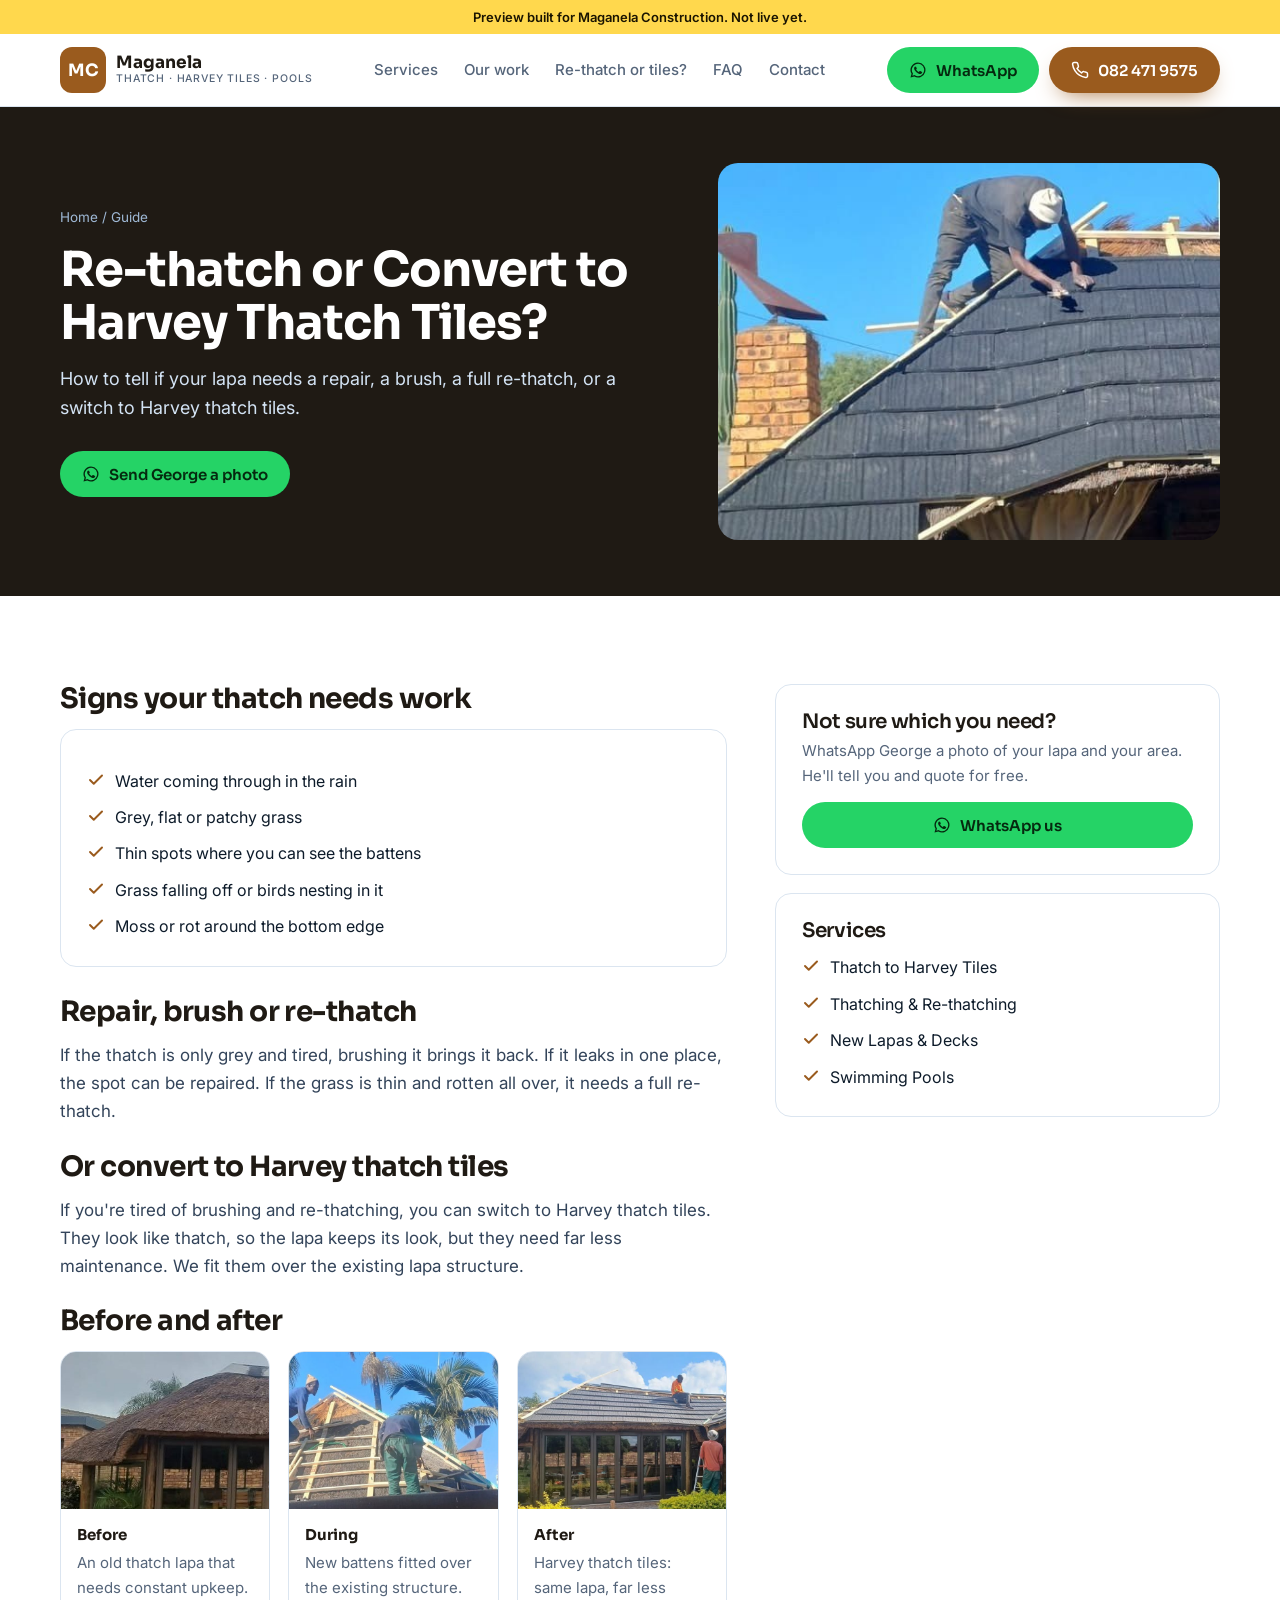
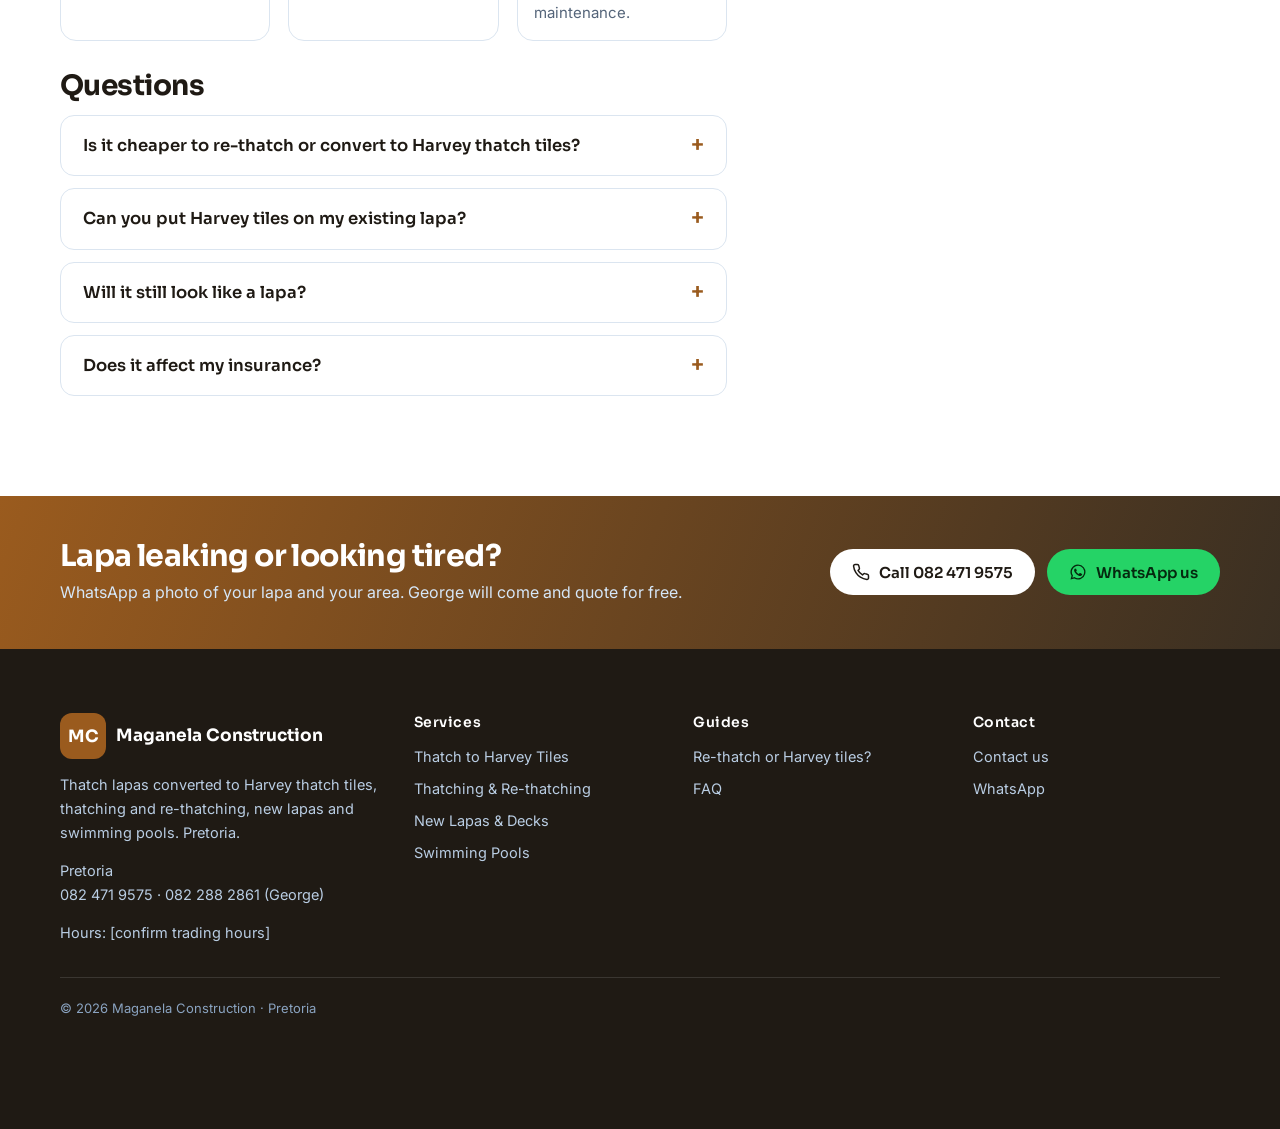
<file: rethatch-or-harvey-tiles/index.html>
<!doctype html>
<html lang="en-ZA">
<head>
<meta charset="utf-8">
<meta name="viewport" content="width=device-width, initial-scale=1">
<!-- PREVIEW: remove noindex + the preview bar when George approves and the real domain is live -->
<meta name="robots" content="noindex, nofollow">
<title>Re-thatch or Convert to Harvey Thatch Tiles? | Maganela Construction</title>
<meta name="description" content="Old thatch lapa leaking or thinning? When to repair, brush, re-thatch, or convert to Harvey thatch tiles, with before and after photos. Pretoria.">
<link rel="canonical" href="https://dannyschaffer.github.io/maganela-construction-preview/rethatch-or-harvey-tiles/">
<meta property="og:type" content="website"><meta property="og:title" content="Re-thatch or Convert to Harvey Thatch Tiles? | Maganela Construction"><meta property="og:description" content="Old thatch lapa leaking or thinning? When to repair, brush, re-thatch, or convert to Harvey thatch tiles, with before and after photos. Pretoria.">
<meta property="og:image" content="https://dannyschaffer.github.io/maganela-construction-preview/img/hero-thatch-to-harvey-tiles-pretoria.jpg"><meta property="og:url" content="https://dannyschaffer.github.io/maganela-construction-preview/rethatch-or-harvey-tiles/">
<link rel="preconnect" href="https://fonts.googleapis.com"><link rel="preconnect" href="https://fonts.gstatic.com" crossorigin><link href="https://fonts.googleapis.com/css2?family=Sora:wght@500;600;700&family=Inter:wght@400;500;600&display=swap" rel="stylesheet">
<link rel="stylesheet" href="../styles.css?v=1795518761">
<script type="application/ld+json">{"@context": "https://schema.org", "@type": "HomeAndConstructionBusiness", "@id": "https://dannyschaffer.github.io/maganela-construction-preview/#business", "name": "Maganela Construction", "description": "Converts thatch lapas to Harvey thatch tiles, thatching and re-thatching, new lapas and swimming pools in Pretoria.", "telephone": "+27824719575", "url": "https://dannyschaffer.github.io/maganela-construction-preview/", "image": "https://dannyschaffer.github.io/maganela-construction-preview/img/hero-thatch-to-harvey-tiles-pretoria.jpg", "address": {"@type": "PostalAddress", "addressLocality": "Pretoria", "addressRegion": "Gauteng", "addressCountry": "ZA"}, "areaServed": ["Pretoria", "Gauteng"]}</script><script type="application/ld+json">{"@context": "https://schema.org", "@type": "FAQPage", "mainEntity": [{"@type": "Question", "name": "Is it cheaper to re-thatch or convert to Harvey thatch tiles?", "acceptedAnswer": {"@type": "Answer", "text": "Re-thatching usually costs less upfront. Harvey thatch tiles cost more on the day but need far less upkeep afterwards. [George to confirm typical prices for both.]"}}, {"@type": "Question", "name": "Can you put Harvey tiles on my existing lapa?", "acceptedAnswer": {"@type": "Answer", "text": "Usually yes. We fit new battens over the existing poles and roof structure. If poles or beams are rotten, we replace them first."}}, {"@type": "Question", "name": "Will it still look like a lapa?", "acceptedAnswer": {"@type": "Answer", "text": "Yes. Harvey thatch tiles are made to look like thatch, so the lapa keeps its shape and its look."}}, {"@type": "Question", "name": "Does it affect my insurance?", "acceptedAnswer": {"@type": "Answer", "text": "Thatch roofs are often treated as a fire risk by insurers. Ask your insurer how a tiled lapa changes your premium. [Check with your insurer.]"}}]}</script>
</head>
<body>
<div class="preview">Preview built for Maganela Construction. Not live yet.</div>
<header><div class="wrap nav">
<a class="brand" href="../"><span class="mono">MC</span><span>Maganela<small>Thatch · Harvey Tiles · Pools</small></span></a>
<nav class="nav-links"><a href="../#services">Services</a><a href="../#work">Our work</a><a href="../rethatch-or-harvey-tiles/">Re-thatch or tiles?</a><a href="../#faq">FAQ</a><a href="../contact/">Contact</a></nav>
<div class="nav-cta"><a class="btn btn-wa" href="https://wa.me/27824719575?text=Hi%20George%2C%20I%20would%20like%20a%20free%20quote.%20My%20area%20is%3A%20"><svg viewBox="0 0 24 24" fill="currentColor" aria-hidden="true"><path d="M12 2a10 10 0 0 0-8.6 15.1L2 22l5-1.3A10 10 0 1 0 12 2Zm0 18.2a8.2 8.2 0 0 1-4.2-1.2l-.3-.2-3 .8.8-2.9-.2-.3A8.2 8.2 0 1 1 12 20.2Zm4.5-6.1c-.2-.1-1.5-.7-1.7-.8s-.4-.1-.6.1-.7.8-.8 1-.3.2-.5.1a6.7 6.7 0 0 1-3.3-2.9c-.3-.4.3-.4.7-1.4a.5.5 0 0 0 0-.4l-.8-1.9c-.2-.5-.4-.4-.6-.4h-.5a1 1 0 0 0-.7.3 3 3 0 0 0-.9 2.2 5.2 5.2 0 0 0 1.1 2.7 11.8 11.8 0 0 0 4.5 4c1.7.7 2.3.8 3.2.6a2.7 2.7 0 0 0 1.8-1.2 2.2 2.2 0 0 0 .1-1.2c0-.1-.2-.2-.4-.3Z"/></svg><span>WhatsApp</span></a><a class="btn btn-blue" href="tel:+27824719575"><svg viewBox="0 0 24 24" fill="none" stroke="currentColor" stroke-width="2" stroke-linecap="round" stroke-linejoin="round" aria-hidden="true"><path d="M22 16.9v3a2 2 0 0 1-2.2 2 19.8 19.8 0 0 1-8.6-3.1 19.5 19.5 0 0 1-6-6A19.8 19.8 0 0 1 2.1 4.2 2 2 0 0 1 4.1 2h3a2 2 0 0 1 2 1.7c.1 1 .4 1.9.7 2.8a2 2 0 0 1-.5 2.1L8 9.9a16 16 0 0 0 6 6l1.3-1.3a2 2 0 0 1 2.1-.4c.9.3 1.8.6 2.8.7a2 2 0 0 1 1.8 2Z"/></svg><span>082 471 9575</span></a></div>
</div></header>

<section class="page-hero"><div class="wrap">
<div><div class="crumbs"><a href="../">Home</a> / Guide</div>
<h1>Re-thatch or Convert to Harvey Thatch Tiles?</h1>
<p class="lead">How to tell if your lapa needs a repair, a brush, a full re-thatch, or a switch to Harvey thatch tiles.</p>
<div class="hero-ctas"><a class="btn btn-wa" href="https://wa.me/27824719575?text=Hi%20George%2C%20I%20would%20like%20a%20free%20quote.%20My%20area%20is%3A%20"><svg viewBox="0 0 24 24" fill="currentColor" aria-hidden="true"><path d="M12 2a10 10 0 0 0-8.6 15.1L2 22l5-1.3A10 10 0 1 0 12 2Zm0 18.2a8.2 8.2 0 0 1-4.2-1.2l-.3-.2-3 .8.8-2.9-.2-.3A8.2 8.2 0 1 1 12 20.2Zm4.5-6.1c-.2-.1-1.5-.7-1.7-.8s-.4-.1-.6.1-.7.8-.8 1-.3.2-.5.1a6.7 6.7 0 0 1-3.3-2.9c-.3-.4.3-.4.7-1.4a.5.5 0 0 0 0-.4l-.8-1.9c-.2-.5-.4-.4-.6-.4h-.5a1 1 0 0 0-.7.3 3 3 0 0 0-.9 2.2 5.2 5.2 0 0 0 1.1 2.7 11.8 11.8 0 0 0 4.5 4c1.7.7 2.3.8 3.2.6a2.7 2.7 0 0 0 1.8-1.2 2.2 2.2 0 0 0 .1-1.2c0-.1-.2-.2-.4-.3Z"/></svg>Send George a photo</a></div></div>
<img src="../img/harvey-tiles-ridge.jpg" alt="Maganela finishing the ridge of a Harvey thatch tile roof">
</div></section>
<section><div class="wrap two"><div class="body">
<h2 style="font-size:28px;margin-bottom:14px">Signs your thatch needs work</h2>
<div class="box"><ul><li><svg viewBox="0 0 24 24" fill="none" stroke="currentColor" stroke-width="2.6" stroke-linecap="round" stroke-linejoin="round" aria-hidden="true"><path d="M20 6 9 17l-5-5"/></svg><span>Water coming through in the rain</span></li><li><svg viewBox="0 0 24 24" fill="none" stroke="currentColor" stroke-width="2.6" stroke-linecap="round" stroke-linejoin="round" aria-hidden="true"><path d="M20 6 9 17l-5-5"/></svg><span>Grey, flat or patchy grass</span></li><li><svg viewBox="0 0 24 24" fill="none" stroke="currentColor" stroke-width="2.6" stroke-linecap="round" stroke-linejoin="round" aria-hidden="true"><path d="M20 6 9 17l-5-5"/></svg><span>Thin spots where you can see the battens</span></li><li><svg viewBox="0 0 24 24" fill="none" stroke="currentColor" stroke-width="2.6" stroke-linecap="round" stroke-linejoin="round" aria-hidden="true"><path d="M20 6 9 17l-5-5"/></svg><span>Grass falling off or birds nesting in it</span></li><li><svg viewBox="0 0 24 24" fill="none" stroke="currentColor" stroke-width="2.6" stroke-linecap="round" stroke-linejoin="round" aria-hidden="true"><path d="M20 6 9 17l-5-5"/></svg><span>Moss or rot around the bottom edge</span></li></ul></div>
<h2 style="font-size:28px;margin:30px 0 14px">Repair, brush or re-thatch</h2>
<p>If the thatch is only grey and tired, brushing it brings it back. If it leaks in one place, the spot can be repaired. If the grass is thin and rotten all over, it needs a full re-thatch.</p>
<h2 style="font-size:28px;margin:26px 0 14px">Or convert to Harvey thatch tiles</h2>
<p>If you're tired of brushing and re-thatching, you can switch to Harvey thatch tiles. They look like thatch, so the lapa keeps its look, but they need far less maintenance. We fit them over the existing lapa structure.</p>
<h2 style="font-size:28px;margin:26px 0 14px">Before and after</h2>
<div class="stages"><figure><img src="../img/lapa-before.jpg" alt="Before: Maganela lapa conversion" loading="lazy"><figcaption><b>Before</b>An old thatch lapa that needs constant upkeep.</figcaption></figure><figure><img src="../img/lapa-during-battens.jpg" alt="During: Maganela lapa conversion" loading="lazy"><figcaption><b>During</b>New battens fitted over the existing structure.</figcaption></figure><figure><img src="../img/lapa-after-harvey-tiles.jpg" alt="After: Maganela lapa conversion" loading="lazy"><figcaption><b>After</b>Harvey thatch tiles: same lapa, far less maintenance.</figcaption></figure></div>
<h2 style="font-size:28px;margin:30px 0 14px">Questions</h2><div class="faq-list"><details><summary>Is it cheaper to re-thatch or convert to Harvey thatch tiles?</summary><p>Re-thatching usually costs less upfront. Harvey thatch tiles cost more on the day but need far less upkeep afterwards. [George to confirm typical prices for both.]</p></details><details><summary>Can you put Harvey tiles on my existing lapa?</summary><p>Usually yes. We fit new battens over the existing poles and roof structure. If poles or beams are rotten, we replace them first.</p></details><details><summary>Will it still look like a lapa?</summary><p>Yes. Harvey thatch tiles are made to look like thatch, so the lapa keeps its shape and its look.</p></details><details><summary>Does it affect my insurance?</summary><p>Thatch roofs are often treated as a fire risk by insurers. Ask your insurer how a tiled lapa changes your premium. [Check with your insurer.]</p></details></div>
</div>
<aside><div class="box"><h3>Not sure which you need?</h3><p style="color:var(--muted);margin:6px 0 14px;font-size:15px">WhatsApp George a photo of your lapa and your area. He'll tell you and quote for free.</p><a class="btn btn-wa" style="width:100%" href="https://wa.me/27824719575?text=Hi%20George%2C%20I%20would%20like%20a%20free%20quote.%20My%20area%20is%3A%20"><svg viewBox="0 0 24 24" fill="currentColor" aria-hidden="true"><path d="M12 2a10 10 0 0 0-8.6 15.1L2 22l5-1.3A10 10 0 1 0 12 2Zm0 18.2a8.2 8.2 0 0 1-4.2-1.2l-.3-.2-3 .8.8-2.9-.2-.3A8.2 8.2 0 1 1 12 20.2Zm4.5-6.1c-.2-.1-1.5-.7-1.7-.8s-.4-.1-.6.1-.7.8-.8 1-.3.2-.5.1a6.7 6.7 0 0 1-3.3-2.9c-.3-.4.3-.4.7-1.4a.5.5 0 0 0 0-.4l-.8-1.9c-.2-.5-.4-.4-.6-.4h-.5a1 1 0 0 0-.7.3 3 3 0 0 0-.9 2.2 5.2 5.2 0 0 0 1.1 2.7 11.8 11.8 0 0 0 4.5 4c1.7.7 2.3.8 3.2.6a2.7 2.7 0 0 0 1.8-1.2 2.2 2.2 0 0 0 .1-1.2c0-.1-.2-.2-.4-.3Z"/></svg>WhatsApp us</a></div>
<div class="box"><h3>Services</h3><ul><li><svg viewBox="0 0 24 24" fill="none" stroke="currentColor" stroke-width="2.6" stroke-linecap="round" stroke-linejoin="round" aria-hidden="true"><path d="M20 6 9 17l-5-5"/></svg><a href="../services/thatch-to-harvey-tiles/">Thatch to Harvey Tiles</a></li><li><svg viewBox="0 0 24 24" fill="none" stroke="currentColor" stroke-width="2.6" stroke-linecap="round" stroke-linejoin="round" aria-hidden="true"><path d="M20 6 9 17l-5-5"/></svg><a href="../services/thatching-rethatching/">Thatching &amp; Re-thatching</a></li><li><svg viewBox="0 0 24 24" fill="none" stroke="currentColor" stroke-width="2.6" stroke-linecap="round" stroke-linejoin="round" aria-hidden="true"><path d="M20 6 9 17l-5-5"/></svg><a href="../services/new-lapas/">New Lapas &amp; Decks</a></li><li><svg viewBox="0 0 24 24" fill="none" stroke="currentColor" stroke-width="2.6" stroke-linecap="round" stroke-linejoin="round" aria-hidden="true"><path d="M20 6 9 17l-5-5"/></svg><a href="../services/swimming-pools/">Swimming Pools</a></li></ul></div></aside>
</div></section>
<div class="band"><div class="wrap"><div><h2>Lapa leaking or looking tired?</h2><p>WhatsApp a photo of your lapa and your area. George will come and quote for free.</p></div>
<div class="ctas"><a class="btn btn-white" href="tel:+27824719575"><svg viewBox="0 0 24 24" fill="none" stroke="currentColor" stroke-width="2" stroke-linecap="round" stroke-linejoin="round" aria-hidden="true"><path d="M22 16.9v3a2 2 0 0 1-2.2 2 19.8 19.8 0 0 1-8.6-3.1 19.5 19.5 0 0 1-6-6A19.8 19.8 0 0 1 2.1 4.2 2 2 0 0 1 4.1 2h3a2 2 0 0 1 2 1.7c.1 1 .4 1.9.7 2.8a2 2 0 0 1-.5 2.1L8 9.9a16 16 0 0 0 6 6l1.3-1.3a2 2 0 0 1 2.1-.4c.9.3 1.8.6 2.8.7a2 2 0 0 1 1.8 2Z"/></svg>Call 082 471 9575</a><a class="btn btn-wa" href="https://wa.me/27824719575?text=Hi%20George%2C%20I%20would%20like%20a%20free%20quote.%20My%20area%20is%3A%20"><svg viewBox="0 0 24 24" fill="currentColor" aria-hidden="true"><path d="M12 2a10 10 0 0 0-8.6 15.1L2 22l5-1.3A10 10 0 1 0 12 2Zm0 18.2a8.2 8.2 0 0 1-4.2-1.2l-.3-.2-3 .8.8-2.9-.2-.3A8.2 8.2 0 1 1 12 20.2Zm4.5-6.1c-.2-.1-1.5-.7-1.7-.8s-.4-.1-.6.1-.7.8-.8 1-.3.2-.5.1a6.7 6.7 0 0 1-3.3-2.9c-.3-.4.3-.4.7-1.4a.5.5 0 0 0 0-.4l-.8-1.9c-.2-.5-.4-.4-.6-.4h-.5a1 1 0 0 0-.7.3 3 3 0 0 0-.9 2.2 5.2 5.2 0 0 0 1.1 2.7 11.8 11.8 0 0 0 4.5 4c1.7.7 2.3.8 3.2.6a2.7 2.7 0 0 0 1.8-1.2 2.2 2.2 0 0 0 .1-1.2c0-.1-.2-.2-.4-.3Z"/></svg>WhatsApp us</a></div></div></div>
<footer><div class="wrap">
<div><a class="brand" href="../"><span class="mono">MC</span><span>Maganela Construction</span></a>
<p style="margin-top:12px">Thatch lapas converted to Harvey thatch tiles, thatching and re-thatching, new lapas and swimming pools. Pretoria.</p>
<p style="margin-top:14px">Pretoria<br><a href="tel:+27824719575">082 471 9575</a> · <a href="tel:+27822882861">082 288 2861</a> (George)</p>
<p style="margin-top:14px">Hours: [confirm trading hours]</p></div>
<div><h4>Services</h4><ul><li><a href="../services/thatch-to-harvey-tiles/">Thatch to Harvey Tiles</a></li><li><a href="../services/thatching-rethatching/">Thatching &amp; Re-thatching</a></li><li><a href="../services/new-lapas/">New Lapas &amp; Decks</a></li><li><a href="../services/swimming-pools/">Swimming Pools</a></li></ul></div>
<div><h4>Guides</h4><ul><li><a href="../rethatch-or-harvey-tiles/">Re-thatch or Harvey tiles?</a></li><li><a href="../#faq">FAQ</a></li></ul></div>
<div><h4>Contact</h4><ul><li><a href="../contact/">Contact us</a></li><li><a href="https://wa.me/27824719575?text=Hi%20George%2C%20I%20would%20like%20a%20free%20quote.%20My%20area%20is%3A%20">WhatsApp</a></li></ul></div>
<div class="legal">© 2026 Maganela Construction · Pretoria</div>
</div></footer>
<div class="mbar"><a class="btn btn-blue" href="tel:+27824719575"><svg viewBox="0 0 24 24" fill="none" stroke="currentColor" stroke-width="2" stroke-linecap="round" stroke-linejoin="round" aria-hidden="true"><path d="M22 16.9v3a2 2 0 0 1-2.2 2 19.8 19.8 0 0 1-8.6-3.1 19.5 19.5 0 0 1-6-6A19.8 19.8 0 0 1 2.1 4.2 2 2 0 0 1 4.1 2h3a2 2 0 0 1 2 1.7c.1 1 .4 1.9.7 2.8a2 2 0 0 1-.5 2.1L8 9.9a16 16 0 0 0 6 6l1.3-1.3a2 2 0 0 1 2.1-.4c.9.3 1.8.6 2.8.7a2 2 0 0 1 1.8 2Z"/></svg>Call now</a><a class="btn btn-wa" href="https://wa.me/27824719575?text=Hi%20George%2C%20I%20would%20like%20a%20free%20quote.%20My%20area%20is%3A%20"><svg viewBox="0 0 24 24" fill="currentColor" aria-hidden="true"><path d="M12 2a10 10 0 0 0-8.6 15.1L2 22l5-1.3A10 10 0 1 0 12 2Zm0 18.2a8.2 8.2 0 0 1-4.2-1.2l-.3-.2-3 .8.8-2.9-.2-.3A8.2 8.2 0 1 1 12 20.2Zm4.5-6.1c-.2-.1-1.5-.7-1.7-.8s-.4-.1-.6.1-.7.8-.8 1-.3.2-.5.1a6.7 6.7 0 0 1-3.3-2.9c-.3-.4.3-.4.7-1.4a.5.5 0 0 0 0-.4l-.8-1.9c-.2-.5-.4-.4-.6-.4h-.5a1 1 0 0 0-.7.3 3 3 0 0 0-.9 2.2 5.2 5.2 0 0 0 1.1 2.7 11.8 11.8 0 0 0 4.5 4c1.7.7 2.3.8 3.2.6a2.7 2.7 0 0 0 1.8-1.2 2.2 2.2 0 0 0 .1-1.2c0-.1-.2-.2-.4-.3Z"/></svg>WhatsApp</a></div>
<script>
document.querySelectorAll('form[data-wa]').forEach(f=>f.addEventListener('submit',ev=>{ev.preventDefault();const d=new FormData(f);
const msg=`Hi George, I'd like a free quote.%0AName: ${d.get('name')||''}%0APhone: ${d.get('phone')||''}%0ASuburb: ${d.get('suburb')||''}%0ANeed: ${d.get('need')||''}`;
window.open('https://wa.me/27824719575?text='+msg.replace(/ /g,'%20'),'_blank');}));
</script>
</body></html>
</file>
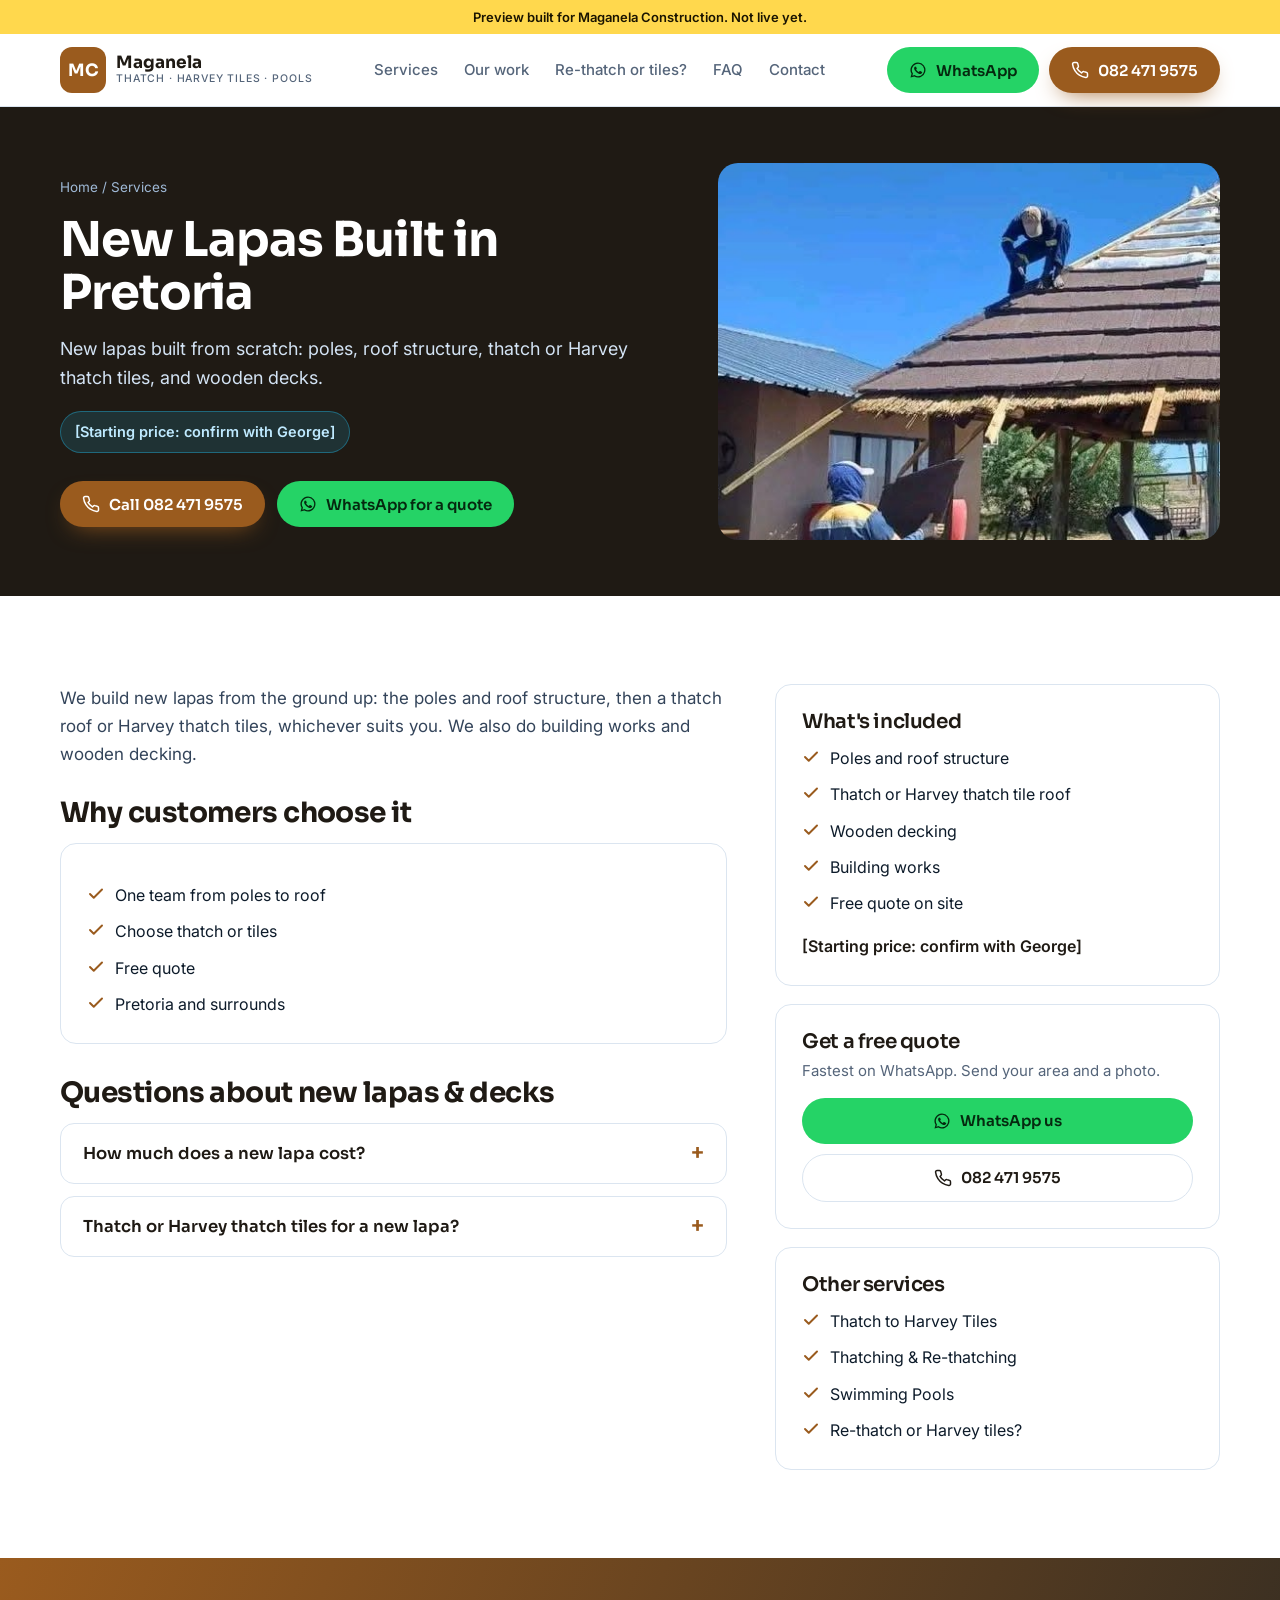
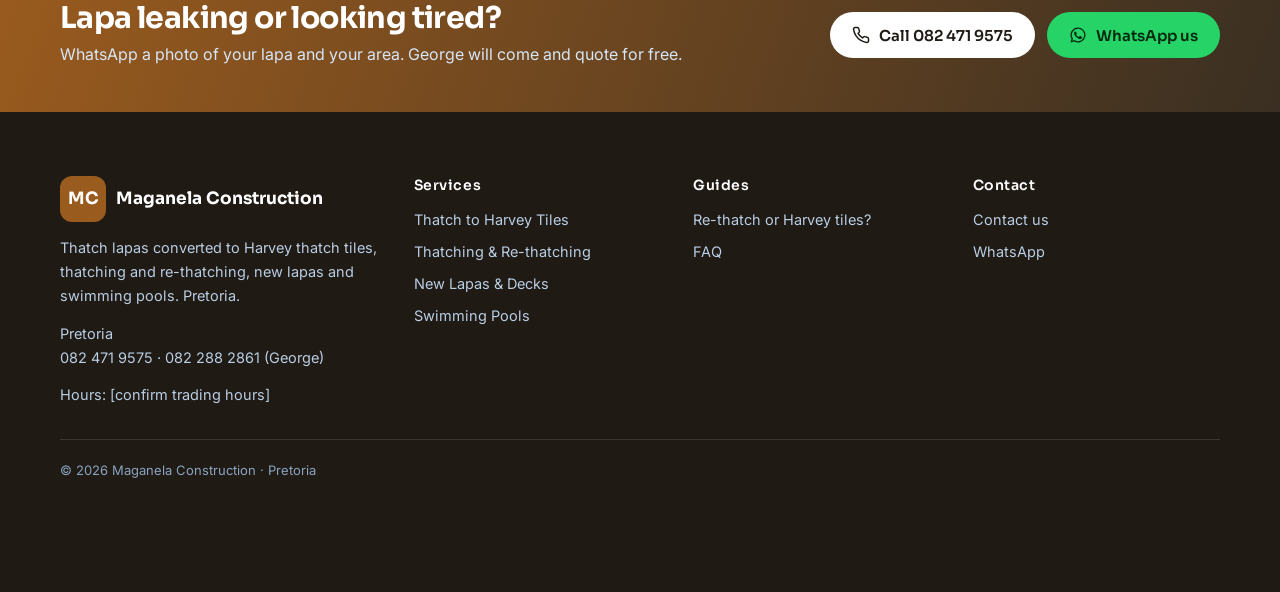
<file: services/new-lapas/index.html>
<!doctype html>
<html lang="en-ZA">
<head>
<meta charset="utf-8">
<meta name="viewport" content="width=device-width, initial-scale=1">
<!-- PREVIEW: remove noindex + the preview bar when George approves and the real domain is live -->
<meta name="robots" content="noindex, nofollow">
<title>New Lapas Built in Pretoria | Maganela Construction</title>
<meta name="description" content="New lapas built from scratch: poles, roof structure, thatch or Harvey thatch tiles, and wooden decks. Free quotes. Call or WhatsApp Maganela Construction on 082 471 9575.">
<link rel="canonical" href="https://dannyschaffer.github.io/maganela-construction-preview/services/new-lapas/">
<meta property="og:type" content="website"><meta property="og:title" content="New Lapas Built in Pretoria | Maganela Construction"><meta property="og:description" content="New lapas built from scratch: poles, roof structure, thatch or Harvey thatch tiles, and wooden decks. Free quotes. Call or WhatsApp Maganela Construction on 082 471 9575.">
<meta property="og:image" content="https://dannyschaffer.github.io/maganela-construction-preview/img/hero-thatch-to-harvey-tiles-pretoria.jpg"><meta property="og:url" content="https://dannyschaffer.github.io/maganela-construction-preview/services/new-lapas/">
<link rel="preconnect" href="https://fonts.googleapis.com"><link rel="preconnect" href="https://fonts.gstatic.com" crossorigin><link href="https://fonts.googleapis.com/css2?family=Sora:wght@500;600;700&family=Inter:wght@400;500;600&display=swap" rel="stylesheet">
<link rel="stylesheet" href="../../styles.css?v=1795518761">
<script type="application/ld+json">{"@context": "https://schema.org", "@type": "HomeAndConstructionBusiness", "@id": "https://dannyschaffer.github.io/maganela-construction-preview/#business", "name": "Maganela Construction", "description": "Converts thatch lapas to Harvey thatch tiles, thatching and re-thatching, new lapas and swimming pools in Pretoria.", "telephone": "+27824719575", "url": "https://dannyschaffer.github.io/maganela-construction-preview/", "image": "https://dannyschaffer.github.io/maganela-construction-preview/img/hero-thatch-to-harvey-tiles-pretoria.jpg", "address": {"@type": "PostalAddress", "addressLocality": "Pretoria", "addressRegion": "Gauteng", "addressCountry": "ZA"}, "areaServed": ["Pretoria", "Gauteng"]}</script><script type="application/ld+json">{"@context": "https://schema.org", "@type": "Service", "name": "New Lapas & Decks", "serviceType": "New Lapas & Decks", "description": "New lapas built from scratch: poles, roof structure, thatch or Harvey thatch tiles, and wooden decks.", "provider": {"@id": "https://dannyschaffer.github.io/maganela-construction-preview/#business"}, "areaServed": ["Pretoria", "Gauteng"]}</script><script type="application/ld+json">{"@context": "https://schema.org", "@type": "FAQPage", "mainEntity": [{"@type": "Question", "name": "How much does a new lapa cost?", "acceptedAnswer": {"@type": "Answer", "text": "It depends on the size, shape and roof. [George to confirm a starting price, e.g. per m².] WhatsApp your size and area for a free quote."}}, {"@type": "Question", "name": "Thatch or Harvey thatch tiles for a new lapa?", "acceptedAnswer": {"@type": "Answer", "text": "Thatch is the classic look and costs less upfront. Harvey thatch tiles look like thatch and need much less maintenance. We do both."}}]}</script>
</head>
<body>
<div class="preview">Preview built for Maganela Construction. Not live yet.</div>
<header><div class="wrap nav">
<a class="brand" href="../../"><span class="mono">MC</span><span>Maganela<small>Thatch · Harvey Tiles · Pools</small></span></a>
<nav class="nav-links"><a href="../../#services">Services</a><a href="../../#work">Our work</a><a href="../../rethatch-or-harvey-tiles/">Re-thatch or tiles?</a><a href="../../#faq">FAQ</a><a href="../../contact/">Contact</a></nav>
<div class="nav-cta"><a class="btn btn-wa" href="https://wa.me/27824719575?text=Hi%20George%2C%20I%20would%20like%20a%20free%20quote.%20My%20area%20is%3A%20"><svg viewBox="0 0 24 24" fill="currentColor" aria-hidden="true"><path d="M12 2a10 10 0 0 0-8.6 15.1L2 22l5-1.3A10 10 0 1 0 12 2Zm0 18.2a8.2 8.2 0 0 1-4.2-1.2l-.3-.2-3 .8.8-2.9-.2-.3A8.2 8.2 0 1 1 12 20.2Zm4.5-6.1c-.2-.1-1.5-.7-1.7-.8s-.4-.1-.6.1-.7.8-.8 1-.3.2-.5.1a6.7 6.7 0 0 1-3.3-2.9c-.3-.4.3-.4.7-1.4a.5.5 0 0 0 0-.4l-.8-1.9c-.2-.5-.4-.4-.6-.4h-.5a1 1 0 0 0-.7.3 3 3 0 0 0-.9 2.2 5.2 5.2 0 0 0 1.1 2.7 11.8 11.8 0 0 0 4.5 4c1.7.7 2.3.8 3.2.6a2.7 2.7 0 0 0 1.8-1.2 2.2 2.2 0 0 0 .1-1.2c0-.1-.2-.2-.4-.3Z"/></svg><span>WhatsApp</span></a><a class="btn btn-blue" href="tel:+27824719575"><svg viewBox="0 0 24 24" fill="none" stroke="currentColor" stroke-width="2" stroke-linecap="round" stroke-linejoin="round" aria-hidden="true"><path d="M22 16.9v3a2 2 0 0 1-2.2 2 19.8 19.8 0 0 1-8.6-3.1 19.5 19.5 0 0 1-6-6A19.8 19.8 0 0 1 2.1 4.2 2 2 0 0 1 4.1 2h3a2 2 0 0 1 2 1.7c.1 1 .4 1.9.7 2.8a2 2 0 0 1-.5 2.1L8 9.9a16 16 0 0 0 6 6l1.3-1.3a2 2 0 0 1 2.1-.4c.9.3 1.8.6 2.8.7a2 2 0 0 1 1.8 2Z"/></svg><span>082 471 9575</span></a></div>
</div></header>

<section class="page-hero"><div class="wrap">
<div><div class="crumbs"><a href="../../">Home</a> / <a href="../../#services">Services</a></div>
<h1>New Lapas Built in Pretoria</h1><p class="lead">New lapas built from scratch: poles, roof structure, thatch or Harvey thatch tiles, and wooden decks.</p>
<span class="tag-price">[Starting price: confirm with George]</span>
<div class="hero-ctas"><a class="btn btn-blue" href="tel:+27824719575"><svg viewBox="0 0 24 24" fill="none" stroke="currentColor" stroke-width="2" stroke-linecap="round" stroke-linejoin="round" aria-hidden="true"><path d="M22 16.9v3a2 2 0 0 1-2.2 2 19.8 19.8 0 0 1-8.6-3.1 19.5 19.5 0 0 1-6-6A19.8 19.8 0 0 1 2.1 4.2 2 2 0 0 1 4.1 2h3a2 2 0 0 1 2 1.7c.1 1 .4 1.9.7 2.8a2 2 0 0 1-.5 2.1L8 9.9a16 16 0 0 0 6 6l1.3-1.3a2 2 0 0 1 2.1-.4c.9.3 1.8.6 2.8.7a2 2 0 0 1 1.8 2Z"/></svg>Call 082 471 9575</a><a class="btn btn-wa" href="https://wa.me/27824719575?text=Hi%20George%2C%20I%20would%20like%20a%20quote%20for%20new%20lapas%20%26%20decks.%20My%20area%20is%3A%20"><svg viewBox="0 0 24 24" fill="currentColor" aria-hidden="true"><path d="M12 2a10 10 0 0 0-8.6 15.1L2 22l5-1.3A10 10 0 1 0 12 2Zm0 18.2a8.2 8.2 0 0 1-4.2-1.2l-.3-.2-3 .8.8-2.9-.2-.3A8.2 8.2 0 1 1 12 20.2Zm4.5-6.1c-.2-.1-1.5-.7-1.7-.8s-.4-.1-.6.1-.7.8-.8 1-.3.2-.5.1a6.7 6.7 0 0 1-3.3-2.9c-.3-.4.3-.4.7-1.4a.5.5 0 0 0 0-.4l-.8-1.9c-.2-.5-.4-.4-.6-.4h-.5a1 1 0 0 0-.7.3 3 3 0 0 0-.9 2.2 5.2 5.2 0 0 0 1.1 2.7 11.8 11.8 0 0 0 4.5 4c1.7.7 2.3.8 3.2.6a2.7 2.7 0 0 0 1.8-1.2 2.2 2.2 0 0 0 .1-1.2c0-.1-.2-.2-.4-.3Z"/></svg>WhatsApp for a quote</a></div></div>
<img src="../../img/new-lapa-harvey-tiles.jpg" alt="New lapa with a Harvey thatch tile roof being built by Maganela">
</div></section>
<section><div class="wrap two">
<div class="body"><p>We build new lapas from the ground up: the poles and roof structure, then a thatch roof or Harvey thatch tiles, whichever suits you. We also do building works and wooden decking.</p>

<h2 style="font-size:28px;margin:30px 0 14px">Why customers choose it</h2>
<div class="box"><ul><li><svg viewBox="0 0 24 24" fill="none" stroke="currentColor" stroke-width="2.6" stroke-linecap="round" stroke-linejoin="round" aria-hidden="true"><path d="M20 6 9 17l-5-5"/></svg><span>One team from poles to roof</span></li><li><svg viewBox="0 0 24 24" fill="none" stroke="currentColor" stroke-width="2.6" stroke-linecap="round" stroke-linejoin="round" aria-hidden="true"><path d="M20 6 9 17l-5-5"/></svg><span>Choose thatch or tiles</span></li><li><svg viewBox="0 0 24 24" fill="none" stroke="currentColor" stroke-width="2.6" stroke-linecap="round" stroke-linejoin="round" aria-hidden="true"><path d="M20 6 9 17l-5-5"/></svg><span>Free quote</span></li><li><svg viewBox="0 0 24 24" fill="none" stroke="currentColor" stroke-width="2.6" stroke-linecap="round" stroke-linejoin="round" aria-hidden="true"><path d="M20 6 9 17l-5-5"/></svg><span>Pretoria and surrounds</span></li></ul></div>
<h2 style="font-size:28px;margin:34px 0 14px">Questions about new lapas &amp; decks</h2>
<div class="faq-list"><details><summary>How much does a new lapa cost?</summary><p>It depends on the size, shape and roof. [George to confirm a starting price, e.g. per m².] WhatsApp your size and area for a free quote.</p></details><details><summary>Thatch or Harvey thatch tiles for a new lapa?</summary><p>Thatch is the classic look and costs less upfront. Harvey thatch tiles look like thatch and need much less maintenance. We do both.</p></details></div>
</div>
<aside><div class="box"><h3>What's included</h3><ul><li><svg viewBox="0 0 24 24" fill="none" stroke="currentColor" stroke-width="2.6" stroke-linecap="round" stroke-linejoin="round" aria-hidden="true"><path d="M20 6 9 17l-5-5"/></svg><span>Poles and roof structure</span></li><li><svg viewBox="0 0 24 24" fill="none" stroke="currentColor" stroke-width="2.6" stroke-linecap="round" stroke-linejoin="round" aria-hidden="true"><path d="M20 6 9 17l-5-5"/></svg><span>Thatch or Harvey thatch tile roof</span></li><li><svg viewBox="0 0 24 24" fill="none" stroke="currentColor" stroke-width="2.6" stroke-linecap="round" stroke-linejoin="round" aria-hidden="true"><path d="M20 6 9 17l-5-5"/></svg><span>Wooden decking</span></li><li><svg viewBox="0 0 24 24" fill="none" stroke="currentColor" stroke-width="2.6" stroke-linecap="round" stroke-linejoin="round" aria-hidden="true"><path d="M20 6 9 17l-5-5"/></svg><span>Building works</span></li><li><svg viewBox="0 0 24 24" fill="none" stroke="currentColor" stroke-width="2.6" stroke-linecap="round" stroke-linejoin="round" aria-hidden="true"><path d="M20 6 9 17l-5-5"/></svg><span>Free quote on site</span></li></ul><p style="margin-top:16px;font-weight:600;color:var(--navy)">[Starting price: confirm with George]</p></div>
<div class="box"><h3>Get a free quote</h3><p style="color:var(--muted);margin:6px 0 14px;font-size:15px">Fastest on WhatsApp. Send your area and a photo.</p><a class="btn btn-wa" style="width:100%" href="https://wa.me/27824719575?text=Hi%20George%2C%20I%20would%20like%20a%20quote%20for%20new%20lapas%20%26%20decks.%20My%20area%20is%3A%20"><svg viewBox="0 0 24 24" fill="currentColor" aria-hidden="true"><path d="M12 2a10 10 0 0 0-8.6 15.1L2 22l5-1.3A10 10 0 1 0 12 2Zm0 18.2a8.2 8.2 0 0 1-4.2-1.2l-.3-.2-3 .8.8-2.9-.2-.3A8.2 8.2 0 1 1 12 20.2Zm4.5-6.1c-.2-.1-1.5-.7-1.7-.8s-.4-.1-.6.1-.7.8-.8 1-.3.2-.5.1a6.7 6.7 0 0 1-3.3-2.9c-.3-.4.3-.4.7-1.4a.5.5 0 0 0 0-.4l-.8-1.9c-.2-.5-.4-.4-.6-.4h-.5a1 1 0 0 0-.7.3 3 3 0 0 0-.9 2.2 5.2 5.2 0 0 0 1.1 2.7 11.8 11.8 0 0 0 4.5 4c1.7.7 2.3.8 3.2.6a2.7 2.7 0 0 0 1.8-1.2 2.2 2.2 0 0 0 .1-1.2c0-.1-.2-.2-.4-.3Z"/></svg>WhatsApp us</a><a class="btn btn-outline" style="width:100%;margin-top:10px" href="tel:+27824719575"><svg viewBox="0 0 24 24" fill="none" stroke="currentColor" stroke-width="2" stroke-linecap="round" stroke-linejoin="round" aria-hidden="true"><path d="M22 16.9v3a2 2 0 0 1-2.2 2 19.8 19.8 0 0 1-8.6-3.1 19.5 19.5 0 0 1-6-6A19.8 19.8 0 0 1 2.1 4.2 2 2 0 0 1 4.1 2h3a2 2 0 0 1 2 1.7c.1 1 .4 1.9.7 2.8a2 2 0 0 1-.5 2.1L8 9.9a16 16 0 0 0 6 6l1.3-1.3a2 2 0 0 1 2.1-.4c.9.3 1.8.6 2.8.7a2 2 0 0 1 1.8 2Z"/></svg>082 471 9575</a></div>
<div class="box"><h3>Other services</h3><ul><li><svg viewBox="0 0 24 24" fill="none" stroke="currentColor" stroke-width="2.6" stroke-linecap="round" stroke-linejoin="round" aria-hidden="true"><path d="M20 6 9 17l-5-5"/></svg><a href="../thatch-to-harvey-tiles/">Thatch to Harvey Tiles</a></li><li><svg viewBox="0 0 24 24" fill="none" stroke="currentColor" stroke-width="2.6" stroke-linecap="round" stroke-linejoin="round" aria-hidden="true"><path d="M20 6 9 17l-5-5"/></svg><a href="../thatching-rethatching/">Thatching &amp; Re-thatching</a></li><li><svg viewBox="0 0 24 24" fill="none" stroke="currentColor" stroke-width="2.6" stroke-linecap="round" stroke-linejoin="round" aria-hidden="true"><path d="M20 6 9 17l-5-5"/></svg><a href="../swimming-pools/">Swimming Pools</a></li><li><svg viewBox="0 0 24 24" fill="none" stroke="currentColor" stroke-width="2.6" stroke-linecap="round" stroke-linejoin="round" aria-hidden="true"><path d="M20 6 9 17l-5-5"/></svg><a href="../../rethatch-or-harvey-tiles/">Re-thatch or Harvey tiles?</a></li></ul></div></aside>
</div></section>
<div class="band"><div class="wrap"><div><h2>Lapa leaking or looking tired?</h2><p>WhatsApp a photo of your lapa and your area. George will come and quote for free.</p></div>
<div class="ctas"><a class="btn btn-white" href="tel:+27824719575"><svg viewBox="0 0 24 24" fill="none" stroke="currentColor" stroke-width="2" stroke-linecap="round" stroke-linejoin="round" aria-hidden="true"><path d="M22 16.9v3a2 2 0 0 1-2.2 2 19.8 19.8 0 0 1-8.6-3.1 19.5 19.5 0 0 1-6-6A19.8 19.8 0 0 1 2.1 4.2 2 2 0 0 1 4.1 2h3a2 2 0 0 1 2 1.7c.1 1 .4 1.9.7 2.8a2 2 0 0 1-.5 2.1L8 9.9a16 16 0 0 0 6 6l1.3-1.3a2 2 0 0 1 2.1-.4c.9.3 1.8.6 2.8.7a2 2 0 0 1 1.8 2Z"/></svg>Call 082 471 9575</a><a class="btn btn-wa" href="https://wa.me/27824719575?text=Hi%20George%2C%20I%20would%20like%20a%20free%20quote.%20My%20area%20is%3A%20"><svg viewBox="0 0 24 24" fill="currentColor" aria-hidden="true"><path d="M12 2a10 10 0 0 0-8.6 15.1L2 22l5-1.3A10 10 0 1 0 12 2Zm0 18.2a8.2 8.2 0 0 1-4.2-1.2l-.3-.2-3 .8.8-2.9-.2-.3A8.2 8.2 0 1 1 12 20.2Zm4.5-6.1c-.2-.1-1.5-.7-1.7-.8s-.4-.1-.6.1-.7.8-.8 1-.3.2-.5.1a6.7 6.7 0 0 1-3.3-2.9c-.3-.4.3-.4.7-1.4a.5.5 0 0 0 0-.4l-.8-1.9c-.2-.5-.4-.4-.6-.4h-.5a1 1 0 0 0-.7.3 3 3 0 0 0-.9 2.2 5.2 5.2 0 0 0 1.1 2.7 11.8 11.8 0 0 0 4.5 4c1.7.7 2.3.8 3.2.6a2.7 2.7 0 0 0 1.8-1.2 2.2 2.2 0 0 0 .1-1.2c0-.1-.2-.2-.4-.3Z"/></svg>WhatsApp us</a></div></div></div>
<footer><div class="wrap">
<div><a class="brand" href="../../"><span class="mono">MC</span><span>Maganela Construction</span></a>
<p style="margin-top:12px">Thatch lapas converted to Harvey thatch tiles, thatching and re-thatching, new lapas and swimming pools. Pretoria.</p>
<p style="margin-top:14px">Pretoria<br><a href="tel:+27824719575">082 471 9575</a> · <a href="tel:+27822882861">082 288 2861</a> (George)</p>
<p style="margin-top:14px">Hours: [confirm trading hours]</p></div>
<div><h4>Services</h4><ul><li><a href="../../services/thatch-to-harvey-tiles/">Thatch to Harvey Tiles</a></li><li><a href="../../services/thatching-rethatching/">Thatching &amp; Re-thatching</a></li><li><a href="../../services/new-lapas/">New Lapas &amp; Decks</a></li><li><a href="../../services/swimming-pools/">Swimming Pools</a></li></ul></div>
<div><h4>Guides</h4><ul><li><a href="../../rethatch-or-harvey-tiles/">Re-thatch or Harvey tiles?</a></li><li><a href="../../#faq">FAQ</a></li></ul></div>
<div><h4>Contact</h4><ul><li><a href="../../contact/">Contact us</a></li><li><a href="https://wa.me/27824719575?text=Hi%20George%2C%20I%20would%20like%20a%20free%20quote.%20My%20area%20is%3A%20">WhatsApp</a></li></ul></div>
<div class="legal">© 2026 Maganela Construction · Pretoria</div>
</div></footer>
<div class="mbar"><a class="btn btn-blue" href="tel:+27824719575"><svg viewBox="0 0 24 24" fill="none" stroke="currentColor" stroke-width="2" stroke-linecap="round" stroke-linejoin="round" aria-hidden="true"><path d="M22 16.9v3a2 2 0 0 1-2.2 2 19.8 19.8 0 0 1-8.6-3.1 19.5 19.5 0 0 1-6-6A19.8 19.8 0 0 1 2.1 4.2 2 2 0 0 1 4.1 2h3a2 2 0 0 1 2 1.7c.1 1 .4 1.9.7 2.8a2 2 0 0 1-.5 2.1L8 9.9a16 16 0 0 0 6 6l1.3-1.3a2 2 0 0 1 2.1-.4c.9.3 1.8.6 2.8.7a2 2 0 0 1 1.8 2Z"/></svg>Call now</a><a class="btn btn-wa" href="https://wa.me/27824719575?text=Hi%20George%2C%20I%20would%20like%20a%20free%20quote.%20My%20area%20is%3A%20"><svg viewBox="0 0 24 24" fill="currentColor" aria-hidden="true"><path d="M12 2a10 10 0 0 0-8.6 15.1L2 22l5-1.3A10 10 0 1 0 12 2Zm0 18.2a8.2 8.2 0 0 1-4.2-1.2l-.3-.2-3 .8.8-2.9-.2-.3A8.2 8.2 0 1 1 12 20.2Zm4.5-6.1c-.2-.1-1.5-.7-1.7-.8s-.4-.1-.6.1-.7.8-.8 1-.3.2-.5.1a6.7 6.7 0 0 1-3.3-2.9c-.3-.4.3-.4.7-1.4a.5.5 0 0 0 0-.4l-.8-1.9c-.2-.5-.4-.4-.6-.4h-.5a1 1 0 0 0-.7.3 3 3 0 0 0-.9 2.2 5.2 5.2 0 0 0 1.1 2.7 11.8 11.8 0 0 0 4.5 4c1.7.7 2.3.8 3.2.6a2.7 2.7 0 0 0 1.8-1.2 2.2 2.2 0 0 0 .1-1.2c0-.1-.2-.2-.4-.3Z"/></svg>WhatsApp</a></div>
<script>
document.querySelectorAll('form[data-wa]').forEach(f=>f.addEventListener('submit',ev=>{ev.preventDefault();const d=new FormData(f);
const msg=`Hi George, I'd like a free quote.%0AName: ${d.get('name')||''}%0APhone: ${d.get('phone')||''}%0ASuburb: ${d.get('suburb')||''}%0ANeed: ${d.get('need')||''}`;
window.open('https://wa.me/27824719575?text='+msg.replace(/ /g,'%20'),'_blank');}));
</script>
</body></html>
</file>
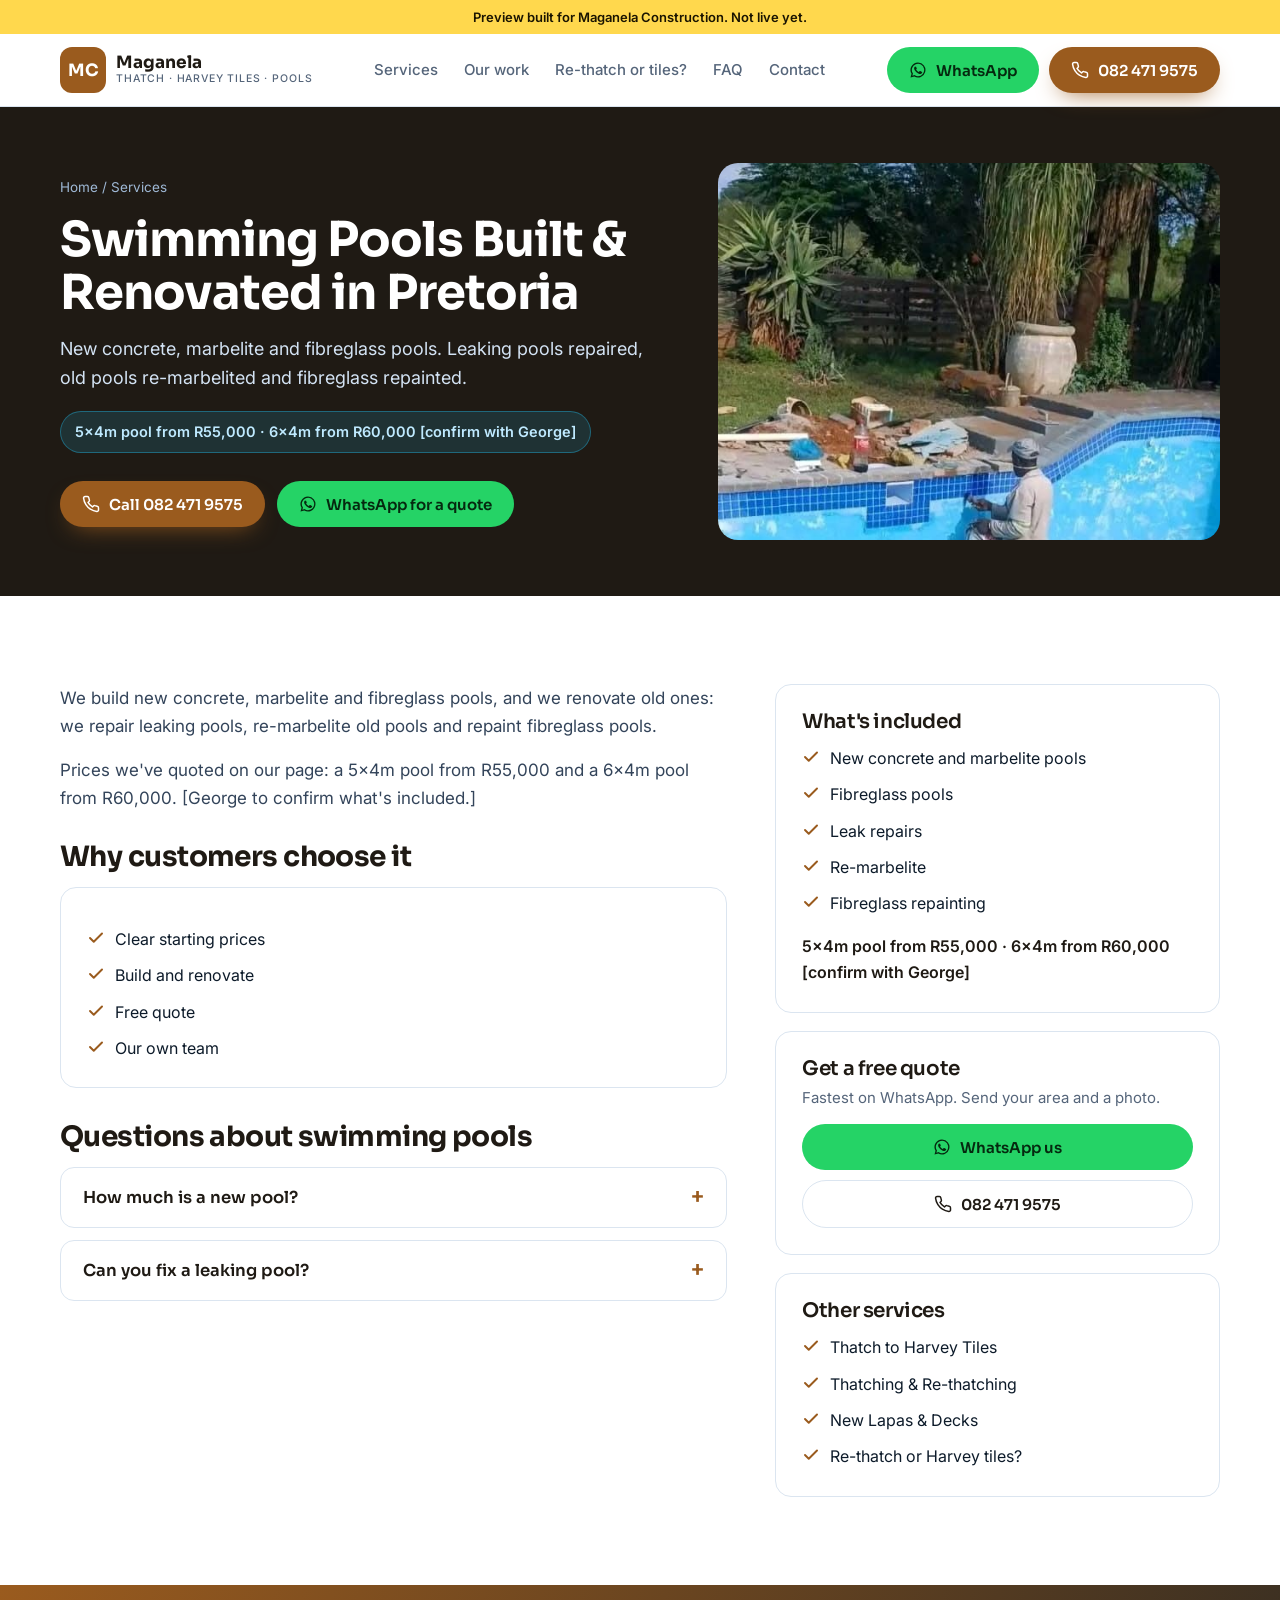
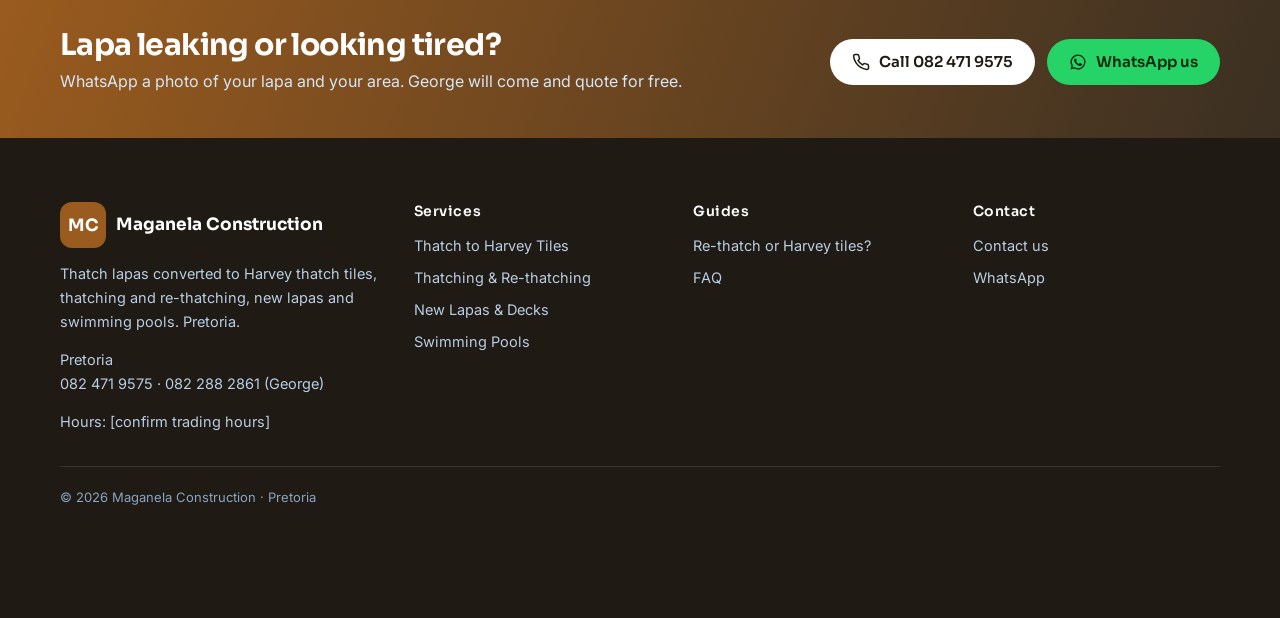
<file: services/swimming-pools/index.html>
<!doctype html>
<html lang="en-ZA">
<head>
<meta charset="utf-8">
<meta name="viewport" content="width=device-width, initial-scale=1">
<!-- PREVIEW: remove noindex + the preview bar when George approves and the real domain is live -->
<meta name="robots" content="noindex, nofollow">
<title>Swimming Pools Built &amp; Renovated in Pretoria | Maganela Construction</title>
<meta name="description" content="New concrete, marbelite and fibreglass pools. Leaking pools repaired, old pools re-marbelited and fibreglass repainted. Free quotes. Call or WhatsApp Maganela Construction on 082 471 9575.">
<link rel="canonical" href="https://dannyschaffer.github.io/maganela-construction-preview/services/swimming-pools/">
<meta property="og:type" content="website"><meta property="og:title" content="Swimming Pools Built &amp; Renovated in Pretoria | Maganela Construction"><meta property="og:description" content="New concrete, marbelite and fibreglass pools. Leaking pools repaired, old pools re-marbelited and fibreglass repainted. Free quotes. Call or WhatsApp Maganela Construction on 082 471 9575.">
<meta property="og:image" content="https://dannyschaffer.github.io/maganela-construction-preview/img/hero-thatch-to-harvey-tiles-pretoria.jpg"><meta property="og:url" content="https://dannyschaffer.github.io/maganela-construction-preview/services/swimming-pools/">
<link rel="preconnect" href="https://fonts.googleapis.com"><link rel="preconnect" href="https://fonts.gstatic.com" crossorigin><link href="https://fonts.googleapis.com/css2?family=Sora:wght@500;600;700&family=Inter:wght@400;500;600&display=swap" rel="stylesheet">
<link rel="stylesheet" href="../../styles.css?v=1795518761">
<script type="application/ld+json">{"@context": "https://schema.org", "@type": "HomeAndConstructionBusiness", "@id": "https://dannyschaffer.github.io/maganela-construction-preview/#business", "name": "Maganela Construction", "description": "Converts thatch lapas to Harvey thatch tiles, thatching and re-thatching, new lapas and swimming pools in Pretoria.", "telephone": "+27824719575", "url": "https://dannyschaffer.github.io/maganela-construction-preview/", "image": "https://dannyschaffer.github.io/maganela-construction-preview/img/hero-thatch-to-harvey-tiles-pretoria.jpg", "address": {"@type": "PostalAddress", "addressLocality": "Pretoria", "addressRegion": "Gauteng", "addressCountry": "ZA"}, "areaServed": ["Pretoria", "Gauteng"]}</script><script type="application/ld+json">{"@context": "https://schema.org", "@type": "Service", "name": "Swimming Pools", "serviceType": "Swimming Pools", "description": "New concrete, marbelite and fibreglass pools. Leaking pools repaired, old pools re-marbelited and fibreglass repainted.", "provider": {"@id": "https://dannyschaffer.github.io/maganela-construction-preview/#business"}, "areaServed": ["Pretoria", "Gauteng"]}</script><script type="application/ld+json">{"@context": "https://schema.org", "@type": "FAQPage", "mainEntity": [{"@type": "Question", "name": "How much is a new pool?", "acceptedAnswer": {"@type": "Answer", "text": "From R55,000 for a 5×4m pool and R60,000 for a 6×4m pool. [George to confirm what's included.]"}}, {"@type": "Question", "name": "Can you fix a leaking pool?", "acceptedAnswer": {"@type": "Answer", "text": "Yes. We find and repair the leak, and can re-marbelite or repaint the pool at the same time."}}]}</script>
</head>
<body>
<div class="preview">Preview built for Maganela Construction. Not live yet.</div>
<header><div class="wrap nav">
<a class="brand" href="../../"><span class="mono">MC</span><span>Maganela<small>Thatch · Harvey Tiles · Pools</small></span></a>
<nav class="nav-links"><a href="../../#services">Services</a><a href="../../#work">Our work</a><a href="../../rethatch-or-harvey-tiles/">Re-thatch or tiles?</a><a href="../../#faq">FAQ</a><a href="../../contact/">Contact</a></nav>
<div class="nav-cta"><a class="btn btn-wa" href="https://wa.me/27824719575?text=Hi%20George%2C%20I%20would%20like%20a%20free%20quote.%20My%20area%20is%3A%20"><svg viewBox="0 0 24 24" fill="currentColor" aria-hidden="true"><path d="M12 2a10 10 0 0 0-8.6 15.1L2 22l5-1.3A10 10 0 1 0 12 2Zm0 18.2a8.2 8.2 0 0 1-4.2-1.2l-.3-.2-3 .8.8-2.9-.2-.3A8.2 8.2 0 1 1 12 20.2Zm4.5-6.1c-.2-.1-1.5-.7-1.7-.8s-.4-.1-.6.1-.7.8-.8 1-.3.2-.5.1a6.7 6.7 0 0 1-3.3-2.9c-.3-.4.3-.4.7-1.4a.5.5 0 0 0 0-.4l-.8-1.9c-.2-.5-.4-.4-.6-.4h-.5a1 1 0 0 0-.7.3 3 3 0 0 0-.9 2.2 5.2 5.2 0 0 0 1.1 2.7 11.8 11.8 0 0 0 4.5 4c1.7.7 2.3.8 3.2.6a2.7 2.7 0 0 0 1.8-1.2 2.2 2.2 0 0 0 .1-1.2c0-.1-.2-.2-.4-.3Z"/></svg><span>WhatsApp</span></a><a class="btn btn-blue" href="tel:+27824719575"><svg viewBox="0 0 24 24" fill="none" stroke="currentColor" stroke-width="2" stroke-linecap="round" stroke-linejoin="round" aria-hidden="true"><path d="M22 16.9v3a2 2 0 0 1-2.2 2 19.8 19.8 0 0 1-8.6-3.1 19.5 19.5 0 0 1-6-6A19.8 19.8 0 0 1 2.1 4.2 2 2 0 0 1 4.1 2h3a2 2 0 0 1 2 1.7c.1 1 .4 1.9.7 2.8a2 2 0 0 1-.5 2.1L8 9.9a16 16 0 0 0 6 6l1.3-1.3a2 2 0 0 1 2.1-.4c.9.3 1.8.6 2.8.7a2 2 0 0 1 1.8 2Z"/></svg><span>082 471 9575</span></a></div>
</div></header>

<section class="page-hero"><div class="wrap">
<div><div class="crumbs"><a href="../../">Home</a> / <a href="../../#services">Services</a></div>
<h1>Swimming Pools Built &amp; Renovated in Pretoria</h1><p class="lead">New concrete, marbelite and fibreglass pools. Leaking pools repaired, old pools re-marbelited and fibreglass repainted.</p>
<span class="tag-price">5×4m pool from R55,000 · 6×4m from R60,000 [confirm with George]</span>
<div class="hero-ctas"><a class="btn btn-blue" href="tel:+27824719575"><svg viewBox="0 0 24 24" fill="none" stroke="currentColor" stroke-width="2" stroke-linecap="round" stroke-linejoin="round" aria-hidden="true"><path d="M22 16.9v3a2 2 0 0 1-2.2 2 19.8 19.8 0 0 1-8.6-3.1 19.5 19.5 0 0 1-6-6A19.8 19.8 0 0 1 2.1 4.2 2 2 0 0 1 4.1 2h3a2 2 0 0 1 2 1.7c.1 1 .4 1.9.7 2.8a2 2 0 0 1-.5 2.1L8 9.9a16 16 0 0 0 6 6l1.3-1.3a2 2 0 0 1 2.1-.4c.9.3 1.8.6 2.8.7a2 2 0 0 1 1.8 2Z"/></svg>Call 082 471 9575</a><a class="btn btn-wa" href="https://wa.me/27824719575?text=Hi%20George%2C%20I%20would%20like%20a%20quote%20for%20swimming%20pools.%20My%20area%20is%3A%20"><svg viewBox="0 0 24 24" fill="currentColor" aria-hidden="true"><path d="M12 2a10 10 0 0 0-8.6 15.1L2 22l5-1.3A10 10 0 1 0 12 2Zm0 18.2a8.2 8.2 0 0 1-4.2-1.2l-.3-.2-3 .8.8-2.9-.2-.3A8.2 8.2 0 1 1 12 20.2Zm4.5-6.1c-.2-.1-1.5-.7-1.7-.8s-.4-.1-.6.1-.7.8-.8 1-.3.2-.5.1a6.7 6.7 0 0 1-3.3-2.9c-.3-.4.3-.4.7-1.4a.5.5 0 0 0 0-.4l-.8-1.9c-.2-.5-.4-.4-.6-.4h-.5a1 1 0 0 0-.7.3 3 3 0 0 0-.9 2.2 5.2 5.2 0 0 0 1.1 2.7 11.8 11.8 0 0 0 4.5 4c1.7.7 2.3.8 3.2.6a2.7 2.7 0 0 0 1.8-1.2 2.2 2.2 0 0 0 .1-1.2c0-.1-.2-.2-.4-.3Z"/></svg>WhatsApp for a quote</a></div></div>
<img src="../../img/pool-renovation.jpg" alt="Maganela renovating a pool with new tiles">
</div></section>
<section><div class="wrap two">
<div class="body"><p>We build new concrete, marbelite and fibreglass pools, and we renovate old ones: we repair leaking pools, re-marbelite old pools and repaint fibreglass pools.</p><p>Prices we&#x27;ve quoted on our page: a 5×4m pool from R55,000 and a 6×4m pool from R60,000. [George to confirm what&#x27;s included.]</p>

<h2 style="font-size:28px;margin:30px 0 14px">Why customers choose it</h2>
<div class="box"><ul><li><svg viewBox="0 0 24 24" fill="none" stroke="currentColor" stroke-width="2.6" stroke-linecap="round" stroke-linejoin="round" aria-hidden="true"><path d="M20 6 9 17l-5-5"/></svg><span>Clear starting prices</span></li><li><svg viewBox="0 0 24 24" fill="none" stroke="currentColor" stroke-width="2.6" stroke-linecap="round" stroke-linejoin="round" aria-hidden="true"><path d="M20 6 9 17l-5-5"/></svg><span>Build and renovate</span></li><li><svg viewBox="0 0 24 24" fill="none" stroke="currentColor" stroke-width="2.6" stroke-linecap="round" stroke-linejoin="round" aria-hidden="true"><path d="M20 6 9 17l-5-5"/></svg><span>Free quote</span></li><li><svg viewBox="0 0 24 24" fill="none" stroke="currentColor" stroke-width="2.6" stroke-linecap="round" stroke-linejoin="round" aria-hidden="true"><path d="M20 6 9 17l-5-5"/></svg><span>Our own team</span></li></ul></div>
<h2 style="font-size:28px;margin:34px 0 14px">Questions about swimming pools</h2>
<div class="faq-list"><details><summary>How much is a new pool?</summary><p>From R55,000 for a 5×4m pool and R60,000 for a 6×4m pool. [George to confirm what&#x27;s included.]</p></details><details><summary>Can you fix a leaking pool?</summary><p>Yes. We find and repair the leak, and can re-marbelite or repaint the pool at the same time.</p></details></div>
</div>
<aside><div class="box"><h3>What's included</h3><ul><li><svg viewBox="0 0 24 24" fill="none" stroke="currentColor" stroke-width="2.6" stroke-linecap="round" stroke-linejoin="round" aria-hidden="true"><path d="M20 6 9 17l-5-5"/></svg><span>New concrete and marbelite pools</span></li><li><svg viewBox="0 0 24 24" fill="none" stroke="currentColor" stroke-width="2.6" stroke-linecap="round" stroke-linejoin="round" aria-hidden="true"><path d="M20 6 9 17l-5-5"/></svg><span>Fibreglass pools</span></li><li><svg viewBox="0 0 24 24" fill="none" stroke="currentColor" stroke-width="2.6" stroke-linecap="round" stroke-linejoin="round" aria-hidden="true"><path d="M20 6 9 17l-5-5"/></svg><span>Leak repairs</span></li><li><svg viewBox="0 0 24 24" fill="none" stroke="currentColor" stroke-width="2.6" stroke-linecap="round" stroke-linejoin="round" aria-hidden="true"><path d="M20 6 9 17l-5-5"/></svg><span>Re-marbelite</span></li><li><svg viewBox="0 0 24 24" fill="none" stroke="currentColor" stroke-width="2.6" stroke-linecap="round" stroke-linejoin="round" aria-hidden="true"><path d="M20 6 9 17l-5-5"/></svg><span>Fibreglass repainting</span></li></ul><p style="margin-top:16px;font-weight:600;color:var(--navy)">5×4m pool from R55,000 · 6×4m from R60,000 [confirm with George]</p></div>
<div class="box"><h3>Get a free quote</h3><p style="color:var(--muted);margin:6px 0 14px;font-size:15px">Fastest on WhatsApp. Send your area and a photo.</p><a class="btn btn-wa" style="width:100%" href="https://wa.me/27824719575?text=Hi%20George%2C%20I%20would%20like%20a%20quote%20for%20swimming%20pools.%20My%20area%20is%3A%20"><svg viewBox="0 0 24 24" fill="currentColor" aria-hidden="true"><path d="M12 2a10 10 0 0 0-8.6 15.1L2 22l5-1.3A10 10 0 1 0 12 2Zm0 18.2a8.2 8.2 0 0 1-4.2-1.2l-.3-.2-3 .8.8-2.9-.2-.3A8.2 8.2 0 1 1 12 20.2Zm4.5-6.1c-.2-.1-1.5-.7-1.7-.8s-.4-.1-.6.1-.7.8-.8 1-.3.2-.5.1a6.7 6.7 0 0 1-3.3-2.9c-.3-.4.3-.4.7-1.4a.5.5 0 0 0 0-.4l-.8-1.9c-.2-.5-.4-.4-.6-.4h-.5a1 1 0 0 0-.7.3 3 3 0 0 0-.9 2.2 5.2 5.2 0 0 0 1.1 2.7 11.8 11.8 0 0 0 4.5 4c1.7.7 2.3.8 3.2.6a2.7 2.7 0 0 0 1.8-1.2 2.2 2.2 0 0 0 .1-1.2c0-.1-.2-.2-.4-.3Z"/></svg>WhatsApp us</a><a class="btn btn-outline" style="width:100%;margin-top:10px" href="tel:+27824719575"><svg viewBox="0 0 24 24" fill="none" stroke="currentColor" stroke-width="2" stroke-linecap="round" stroke-linejoin="round" aria-hidden="true"><path d="M22 16.9v3a2 2 0 0 1-2.2 2 19.8 19.8 0 0 1-8.6-3.1 19.5 19.5 0 0 1-6-6A19.8 19.8 0 0 1 2.1 4.2 2 2 0 0 1 4.1 2h3a2 2 0 0 1 2 1.7c.1 1 .4 1.9.7 2.8a2 2 0 0 1-.5 2.1L8 9.9a16 16 0 0 0 6 6l1.3-1.3a2 2 0 0 1 2.1-.4c.9.3 1.8.6 2.8.7a2 2 0 0 1 1.8 2Z"/></svg>082 471 9575</a></div>
<div class="box"><h3>Other services</h3><ul><li><svg viewBox="0 0 24 24" fill="none" stroke="currentColor" stroke-width="2.6" stroke-linecap="round" stroke-linejoin="round" aria-hidden="true"><path d="M20 6 9 17l-5-5"/></svg><a href="../thatch-to-harvey-tiles/">Thatch to Harvey Tiles</a></li><li><svg viewBox="0 0 24 24" fill="none" stroke="currentColor" stroke-width="2.6" stroke-linecap="round" stroke-linejoin="round" aria-hidden="true"><path d="M20 6 9 17l-5-5"/></svg><a href="../thatching-rethatching/">Thatching &amp; Re-thatching</a></li><li><svg viewBox="0 0 24 24" fill="none" stroke="currentColor" stroke-width="2.6" stroke-linecap="round" stroke-linejoin="round" aria-hidden="true"><path d="M20 6 9 17l-5-5"/></svg><a href="../new-lapas/">New Lapas &amp; Decks</a></li><li><svg viewBox="0 0 24 24" fill="none" stroke="currentColor" stroke-width="2.6" stroke-linecap="round" stroke-linejoin="round" aria-hidden="true"><path d="M20 6 9 17l-5-5"/></svg><a href="../../rethatch-or-harvey-tiles/">Re-thatch or Harvey tiles?</a></li></ul></div></aside>
</div></section>
<div class="band"><div class="wrap"><div><h2>Lapa leaking or looking tired?</h2><p>WhatsApp a photo of your lapa and your area. George will come and quote for free.</p></div>
<div class="ctas"><a class="btn btn-white" href="tel:+27824719575"><svg viewBox="0 0 24 24" fill="none" stroke="currentColor" stroke-width="2" stroke-linecap="round" stroke-linejoin="round" aria-hidden="true"><path d="M22 16.9v3a2 2 0 0 1-2.2 2 19.8 19.8 0 0 1-8.6-3.1 19.5 19.5 0 0 1-6-6A19.8 19.8 0 0 1 2.1 4.2 2 2 0 0 1 4.1 2h3a2 2 0 0 1 2 1.7c.1 1 .4 1.9.7 2.8a2 2 0 0 1-.5 2.1L8 9.9a16 16 0 0 0 6 6l1.3-1.3a2 2 0 0 1 2.1-.4c.9.3 1.8.6 2.8.7a2 2 0 0 1 1.8 2Z"/></svg>Call 082 471 9575</a><a class="btn btn-wa" href="https://wa.me/27824719575?text=Hi%20George%2C%20I%20would%20like%20a%20free%20quote.%20My%20area%20is%3A%20"><svg viewBox="0 0 24 24" fill="currentColor" aria-hidden="true"><path d="M12 2a10 10 0 0 0-8.6 15.1L2 22l5-1.3A10 10 0 1 0 12 2Zm0 18.2a8.2 8.2 0 0 1-4.2-1.2l-.3-.2-3 .8.8-2.9-.2-.3A8.2 8.2 0 1 1 12 20.2Zm4.5-6.1c-.2-.1-1.5-.7-1.7-.8s-.4-.1-.6.1-.7.8-.8 1-.3.2-.5.1a6.7 6.7 0 0 1-3.3-2.9c-.3-.4.3-.4.7-1.4a.5.5 0 0 0 0-.4l-.8-1.9c-.2-.5-.4-.4-.6-.4h-.5a1 1 0 0 0-.7.3 3 3 0 0 0-.9 2.2 5.2 5.2 0 0 0 1.1 2.7 11.8 11.8 0 0 0 4.5 4c1.7.7 2.3.8 3.2.6a2.7 2.7 0 0 0 1.8-1.2 2.2 2.2 0 0 0 .1-1.2c0-.1-.2-.2-.4-.3Z"/></svg>WhatsApp us</a></div></div></div>
<footer><div class="wrap">
<div><a class="brand" href="../../"><span class="mono">MC</span><span>Maganela Construction</span></a>
<p style="margin-top:12px">Thatch lapas converted to Harvey thatch tiles, thatching and re-thatching, new lapas and swimming pools. Pretoria.</p>
<p style="margin-top:14px">Pretoria<br><a href="tel:+27824719575">082 471 9575</a> · <a href="tel:+27822882861">082 288 2861</a> (George)</p>
<p style="margin-top:14px">Hours: [confirm trading hours]</p></div>
<div><h4>Services</h4><ul><li><a href="../../services/thatch-to-harvey-tiles/">Thatch to Harvey Tiles</a></li><li><a href="../../services/thatching-rethatching/">Thatching &amp; Re-thatching</a></li><li><a href="../../services/new-lapas/">New Lapas &amp; Decks</a></li><li><a href="../../services/swimming-pools/">Swimming Pools</a></li></ul></div>
<div><h4>Guides</h4><ul><li><a href="../../rethatch-or-harvey-tiles/">Re-thatch or Harvey tiles?</a></li><li><a href="../../#faq">FAQ</a></li></ul></div>
<div><h4>Contact</h4><ul><li><a href="../../contact/">Contact us</a></li><li><a href="https://wa.me/27824719575?text=Hi%20George%2C%20I%20would%20like%20a%20free%20quote.%20My%20area%20is%3A%20">WhatsApp</a></li></ul></div>
<div class="legal">© 2026 Maganela Construction · Pretoria</div>
</div></footer>
<div class="mbar"><a class="btn btn-blue" href="tel:+27824719575"><svg viewBox="0 0 24 24" fill="none" stroke="currentColor" stroke-width="2" stroke-linecap="round" stroke-linejoin="round" aria-hidden="true"><path d="M22 16.9v3a2 2 0 0 1-2.2 2 19.8 19.8 0 0 1-8.6-3.1 19.5 19.5 0 0 1-6-6A19.8 19.8 0 0 1 2.1 4.2 2 2 0 0 1 4.1 2h3a2 2 0 0 1 2 1.7c.1 1 .4 1.9.7 2.8a2 2 0 0 1-.5 2.1L8 9.9a16 16 0 0 0 6 6l1.3-1.3a2 2 0 0 1 2.1-.4c.9.3 1.8.6 2.8.7a2 2 0 0 1 1.8 2Z"/></svg>Call now</a><a class="btn btn-wa" href="https://wa.me/27824719575?text=Hi%20George%2C%20I%20would%20like%20a%20free%20quote.%20My%20area%20is%3A%20"><svg viewBox="0 0 24 24" fill="currentColor" aria-hidden="true"><path d="M12 2a10 10 0 0 0-8.6 15.1L2 22l5-1.3A10 10 0 1 0 12 2Zm0 18.2a8.2 8.2 0 0 1-4.2-1.2l-.3-.2-3 .8.8-2.9-.2-.3A8.2 8.2 0 1 1 12 20.2Zm4.5-6.1c-.2-.1-1.5-.7-1.7-.8s-.4-.1-.6.1-.7.8-.8 1-.3.2-.5.1a6.7 6.7 0 0 1-3.3-2.9c-.3-.4.3-.4.7-1.4a.5.5 0 0 0 0-.4l-.8-1.9c-.2-.5-.4-.4-.6-.4h-.5a1 1 0 0 0-.7.3 3 3 0 0 0-.9 2.2 5.2 5.2 0 0 0 1.1 2.7 11.8 11.8 0 0 0 4.5 4c1.7.7 2.3.8 3.2.6a2.7 2.7 0 0 0 1.8-1.2 2.2 2.2 0 0 0 .1-1.2c0-.1-.2-.2-.4-.3Z"/></svg>WhatsApp</a></div>
<script>
document.querySelectorAll('form[data-wa]').forEach(f=>f.addEventListener('submit',ev=>{ev.preventDefault();const d=new FormData(f);
const msg=`Hi George, I'd like a free quote.%0AName: ${d.get('name')||''}%0APhone: ${d.get('phone')||''}%0ASuburb: ${d.get('suburb')||''}%0ANeed: ${d.get('need')||''}`;
window.open('https://wa.me/27824719575?text='+msg.replace(/ /g,'%20'),'_blank');}));
</script>
</body></html>
</file>
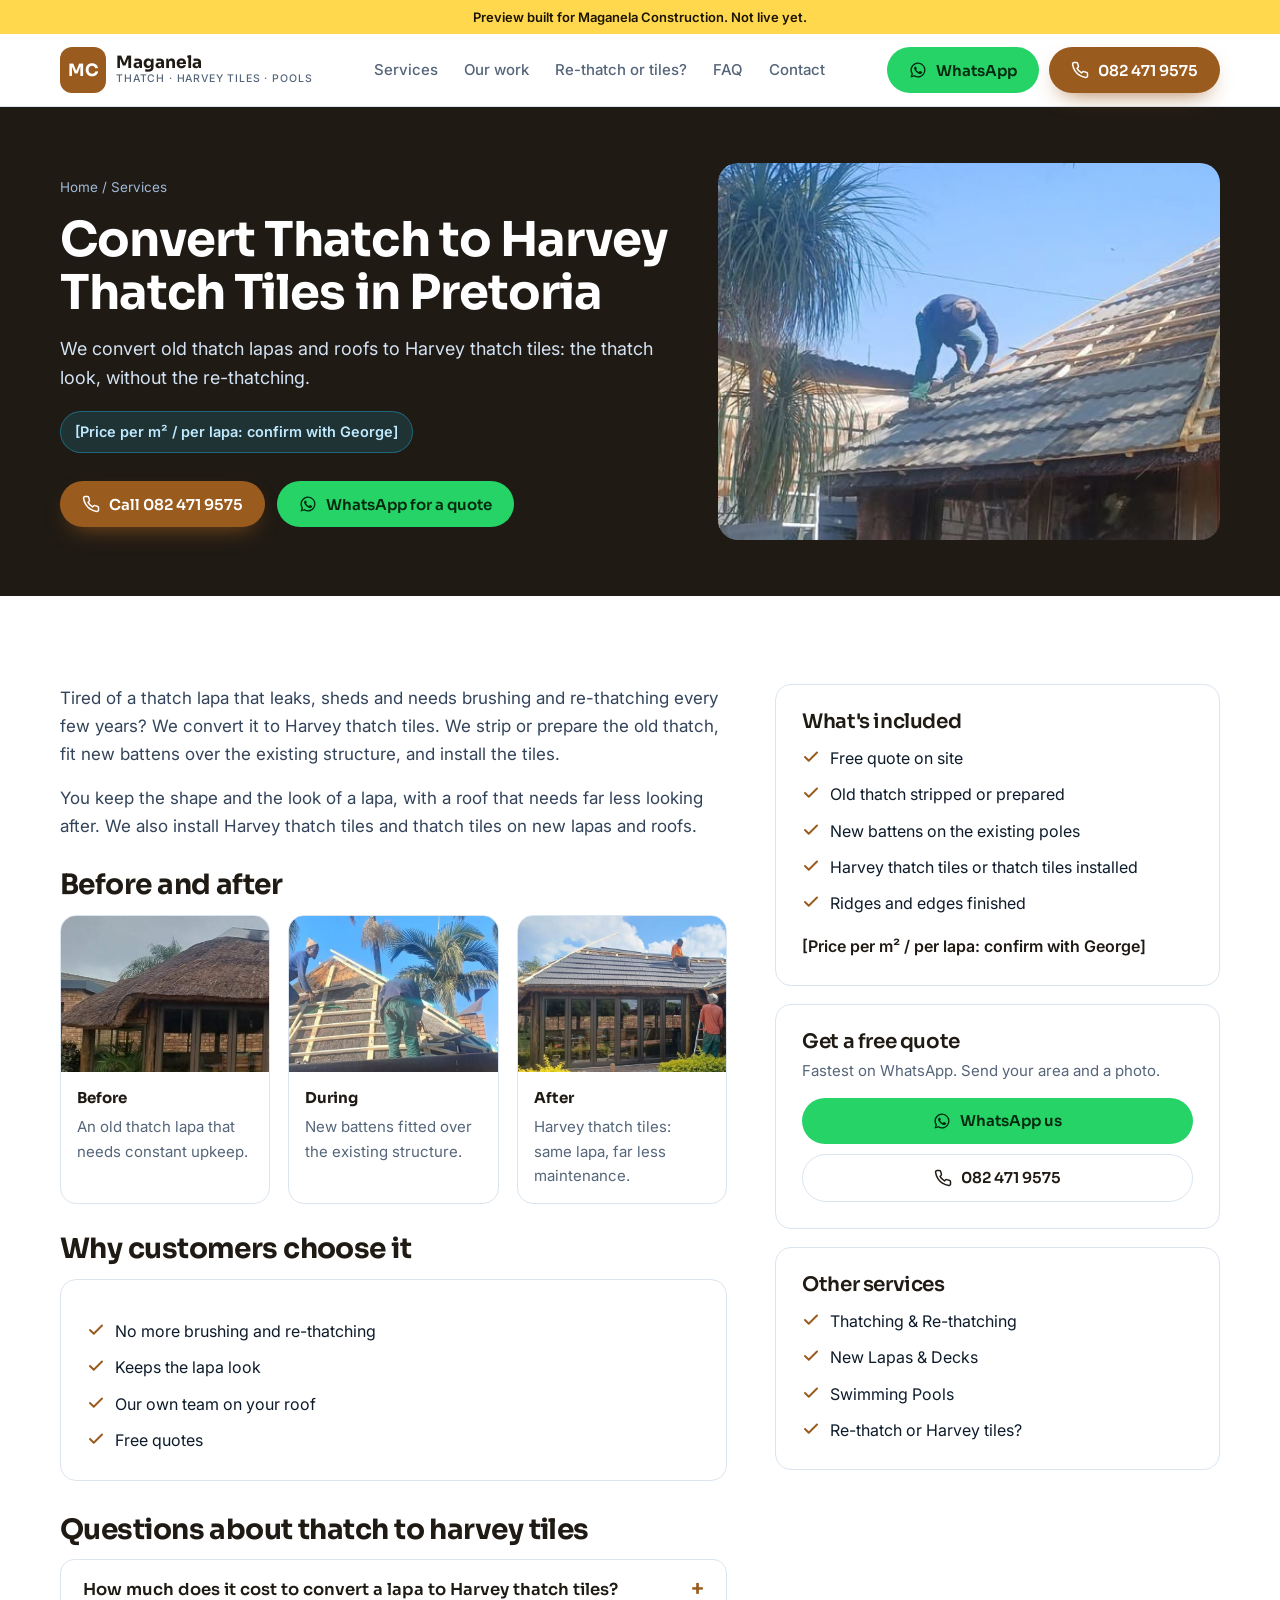
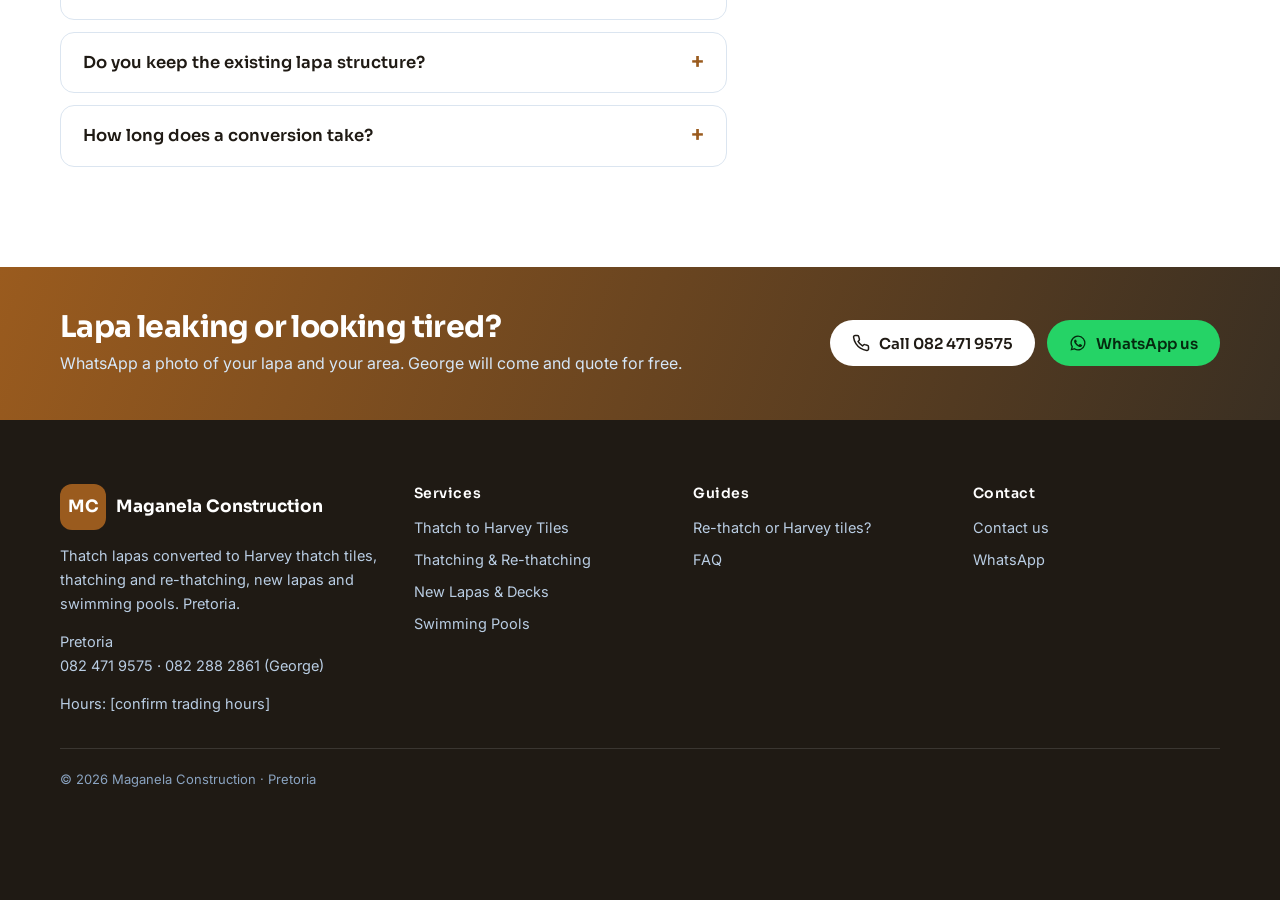
<file: services/thatch-to-harvey-tiles/index.html>
<!doctype html>
<html lang="en-ZA">
<head>
<meta charset="utf-8">
<meta name="viewport" content="width=device-width, initial-scale=1">
<!-- PREVIEW: remove noindex + the preview bar when George approves and the real domain is live -->
<meta name="robots" content="noindex, nofollow">
<title>Convert Thatch to Harvey Thatch Tiles in Pretoria | Maganela Construction</title>
<meta name="description" content="We convert old thatch lapas and roofs to Harvey thatch tiles: the thatch look, without the re-thatching. Free quotes. Call or WhatsApp Maganela Construction on 082 471 9575.">
<link rel="canonical" href="https://dannyschaffer.github.io/maganela-construction-preview/services/thatch-to-harvey-tiles/">
<meta property="og:type" content="website"><meta property="og:title" content="Convert Thatch to Harvey Thatch Tiles in Pretoria | Maganela Construction"><meta property="og:description" content="We convert old thatch lapas and roofs to Harvey thatch tiles: the thatch look, without the re-thatching. Free quotes. Call or WhatsApp Maganela Construction on 082 471 9575.">
<meta property="og:image" content="https://dannyschaffer.github.io/maganela-construction-preview/img/hero-thatch-to-harvey-tiles-pretoria.jpg"><meta property="og:url" content="https://dannyschaffer.github.io/maganela-construction-preview/services/thatch-to-harvey-tiles/">
<link rel="preconnect" href="https://fonts.googleapis.com"><link rel="preconnect" href="https://fonts.gstatic.com" crossorigin><link href="https://fonts.googleapis.com/css2?family=Sora:wght@500;600;700&family=Inter:wght@400;500;600&display=swap" rel="stylesheet">
<link rel="stylesheet" href="../../styles.css?v=1795518761">
<script type="application/ld+json">{"@context": "https://schema.org", "@type": "HomeAndConstructionBusiness", "@id": "https://dannyschaffer.github.io/maganela-construction-preview/#business", "name": "Maganela Construction", "description": "Converts thatch lapas to Harvey thatch tiles, thatching and re-thatching, new lapas and swimming pools in Pretoria.", "telephone": "+27824719575", "url": "https://dannyschaffer.github.io/maganela-construction-preview/", "image": "https://dannyschaffer.github.io/maganela-construction-preview/img/hero-thatch-to-harvey-tiles-pretoria.jpg", "address": {"@type": "PostalAddress", "addressLocality": "Pretoria", "addressRegion": "Gauteng", "addressCountry": "ZA"}, "areaServed": ["Pretoria", "Gauteng"]}</script><script type="application/ld+json">{"@context": "https://schema.org", "@type": "Service", "name": "Thatch to Harvey Tiles", "serviceType": "Thatch to Harvey Tiles", "description": "We convert old thatch lapas and roofs to Harvey thatch tiles: the thatch look, without the re-thatching.", "provider": {"@id": "https://dannyschaffer.github.io/maganela-construction-preview/#business"}, "areaServed": ["Pretoria", "Gauteng"]}</script><script type="application/ld+json">{"@context": "https://schema.org", "@type": "FAQPage", "mainEntity": [{"@type": "Question", "name": "How much does it cost to convert a lapa to Harvey thatch tiles?", "acceptedAnswer": {"@type": "Answer", "text": "It depends on the size and shape of the lapa and the state of the poles. [George to confirm price per m² or a typical lapa price.] WhatsApp a photo and the size for a free quote."}}, {"@type": "Question", "name": "Do you keep the existing lapa structure?", "acceptedAnswer": {"@type": "Answer", "text": "Usually yes. We fit new battens over the existing poles. If any poles or beams are rotten, we tell you and replace them. [George to confirm.]"}}, {"@type": "Question", "name": "How long does a conversion take?", "acceptedAnswer": {"@type": "Answer", "text": "[George to confirm typical time for a lapa.]"}}]}</script>
</head>
<body>
<div class="preview">Preview built for Maganela Construction. Not live yet.</div>
<header><div class="wrap nav">
<a class="brand" href="../../"><span class="mono">MC</span><span>Maganela<small>Thatch · Harvey Tiles · Pools</small></span></a>
<nav class="nav-links"><a href="../../#services">Services</a><a href="../../#work">Our work</a><a href="../../rethatch-or-harvey-tiles/">Re-thatch or tiles?</a><a href="../../#faq">FAQ</a><a href="../../contact/">Contact</a></nav>
<div class="nav-cta"><a class="btn btn-wa" href="https://wa.me/27824719575?text=Hi%20George%2C%20I%20would%20like%20a%20free%20quote.%20My%20area%20is%3A%20"><svg viewBox="0 0 24 24" fill="currentColor" aria-hidden="true"><path d="M12 2a10 10 0 0 0-8.6 15.1L2 22l5-1.3A10 10 0 1 0 12 2Zm0 18.2a8.2 8.2 0 0 1-4.2-1.2l-.3-.2-3 .8.8-2.9-.2-.3A8.2 8.2 0 1 1 12 20.2Zm4.5-6.1c-.2-.1-1.5-.7-1.7-.8s-.4-.1-.6.1-.7.8-.8 1-.3.2-.5.1a6.7 6.7 0 0 1-3.3-2.9c-.3-.4.3-.4.7-1.4a.5.5 0 0 0 0-.4l-.8-1.9c-.2-.5-.4-.4-.6-.4h-.5a1 1 0 0 0-.7.3 3 3 0 0 0-.9 2.2 5.2 5.2 0 0 0 1.1 2.7 11.8 11.8 0 0 0 4.5 4c1.7.7 2.3.8 3.2.6a2.7 2.7 0 0 0 1.8-1.2 2.2 2.2 0 0 0 .1-1.2c0-.1-.2-.2-.4-.3Z"/></svg><span>WhatsApp</span></a><a class="btn btn-blue" href="tel:+27824719575"><svg viewBox="0 0 24 24" fill="none" stroke="currentColor" stroke-width="2" stroke-linecap="round" stroke-linejoin="round" aria-hidden="true"><path d="M22 16.9v3a2 2 0 0 1-2.2 2 19.8 19.8 0 0 1-8.6-3.1 19.5 19.5 0 0 1-6-6A19.8 19.8 0 0 1 2.1 4.2 2 2 0 0 1 4.1 2h3a2 2 0 0 1 2 1.7c.1 1 .4 1.9.7 2.8a2 2 0 0 1-.5 2.1L8 9.9a16 16 0 0 0 6 6l1.3-1.3a2 2 0 0 1 2.1-.4c.9.3 1.8.6 2.8.7a2 2 0 0 1 1.8 2Z"/></svg><span>082 471 9575</span></a></div>
</div></header>

<section class="page-hero"><div class="wrap">
<div><div class="crumbs"><a href="../../">Home</a> / <a href="../../#services">Services</a></div>
<h1>Convert Thatch to Harvey Thatch Tiles in Pretoria</h1><p class="lead">We convert old thatch lapas and roofs to Harvey thatch tiles: the thatch look, without the re-thatching.</p>
<span class="tag-price">[Price per m² / per lapa: confirm with George]</span>
<div class="hero-ctas"><a class="btn btn-blue" href="tel:+27824719575"><svg viewBox="0 0 24 24" fill="none" stroke="currentColor" stroke-width="2" stroke-linecap="round" stroke-linejoin="round" aria-hidden="true"><path d="M22 16.9v3a2 2 0 0 1-2.2 2 19.8 19.8 0 0 1-8.6-3.1 19.5 19.5 0 0 1-6-6A19.8 19.8 0 0 1 2.1 4.2 2 2 0 0 1 4.1 2h3a2 2 0 0 1 2 1.7c.1 1 .4 1.9.7 2.8a2 2 0 0 1-.5 2.1L8 9.9a16 16 0 0 0 6 6l1.3-1.3a2 2 0 0 1 2.1-.4c.9.3 1.8.6 2.8.7a2 2 0 0 1 1.8 2Z"/></svg>Call 082 471 9575</a><a class="btn btn-wa" href="https://wa.me/27824719575?text=Hi%20George%2C%20I%20would%20like%20a%20quote%20for%20thatch%20to%20harvey%20tiles.%20My%20area%20is%3A%20"><svg viewBox="0 0 24 24" fill="currentColor" aria-hidden="true"><path d="M12 2a10 10 0 0 0-8.6 15.1L2 22l5-1.3A10 10 0 1 0 12 2Zm0 18.2a8.2 8.2 0 0 1-4.2-1.2l-.3-.2-3 .8.8-2.9-.2-.3A8.2 8.2 0 1 1 12 20.2Zm4.5-6.1c-.2-.1-1.5-.7-1.7-.8s-.4-.1-.6.1-.7.8-.8 1-.3.2-.5.1a6.7 6.7 0 0 1-3.3-2.9c-.3-.4.3-.4.7-1.4a.5.5 0 0 0 0-.4l-.8-1.9c-.2-.5-.4-.4-.6-.4h-.5a1 1 0 0 0-.7.3 3 3 0 0 0-.9 2.2 5.2 5.2 0 0 0 1.1 2.7 11.8 11.8 0 0 0 4.5 4c1.7.7 2.3.8 3.2.6a2.7 2.7 0 0 0 1.8-1.2 2.2 2.2 0 0 0 .1-1.2c0-.1-.2-.2-.4-.3Z"/></svg>WhatsApp for a quote</a></div></div>
<img src="../../img/harvey-tiles-installing.jpg" alt="Maganela team fitting Harvey thatch tiles over an old thatch lapa">
</div></section>
<section><div class="wrap two">
<div class="body"><p>Tired of a thatch lapa that leaks, sheds and needs brushing and re-thatching every few years? We convert it to Harvey thatch tiles. We strip or prepare the old thatch, fit new battens over the existing structure, and install the tiles.</p><p>You keep the shape and the look of a lapa, with a roof that needs far less looking after. We also install Harvey thatch tiles and thatch tiles on new lapas and roofs.</p>
<h2 style="font-size:28px;margin:30px 0 14px">Before and after</h2><div class="stages"><figure><img src="../../img/lapa-before.jpg" alt="Before: Maganela lapa conversion" loading="lazy"><figcaption><b>Before</b>An old thatch lapa that needs constant upkeep.</figcaption></figure><figure><img src="../../img/lapa-during-battens.jpg" alt="During: Maganela lapa conversion" loading="lazy"><figcaption><b>During</b>New battens fitted over the existing structure.</figcaption></figure><figure><img src="../../img/lapa-after-harvey-tiles.jpg" alt="After: Maganela lapa conversion" loading="lazy"><figcaption><b>After</b>Harvey thatch tiles: same lapa, far less maintenance.</figcaption></figure></div>
<h2 style="font-size:28px;margin:30px 0 14px">Why customers choose it</h2>
<div class="box"><ul><li><svg viewBox="0 0 24 24" fill="none" stroke="currentColor" stroke-width="2.6" stroke-linecap="round" stroke-linejoin="round" aria-hidden="true"><path d="M20 6 9 17l-5-5"/></svg><span>No more brushing and re-thatching</span></li><li><svg viewBox="0 0 24 24" fill="none" stroke="currentColor" stroke-width="2.6" stroke-linecap="round" stroke-linejoin="round" aria-hidden="true"><path d="M20 6 9 17l-5-5"/></svg><span>Keeps the lapa look</span></li><li><svg viewBox="0 0 24 24" fill="none" stroke="currentColor" stroke-width="2.6" stroke-linecap="round" stroke-linejoin="round" aria-hidden="true"><path d="M20 6 9 17l-5-5"/></svg><span>Our own team on your roof</span></li><li><svg viewBox="0 0 24 24" fill="none" stroke="currentColor" stroke-width="2.6" stroke-linecap="round" stroke-linejoin="round" aria-hidden="true"><path d="M20 6 9 17l-5-5"/></svg><span>Free quotes</span></li></ul></div>
<h2 style="font-size:28px;margin:34px 0 14px">Questions about thatch to harvey tiles</h2>
<div class="faq-list"><details><summary>How much does it cost to convert a lapa to Harvey thatch tiles?</summary><p>It depends on the size and shape of the lapa and the state of the poles. [George to confirm price per m² or a typical lapa price.] WhatsApp a photo and the size for a free quote.</p></details><details><summary>Do you keep the existing lapa structure?</summary><p>Usually yes. We fit new battens over the existing poles. If any poles or beams are rotten, we tell you and replace them. [George to confirm.]</p></details><details><summary>How long does a conversion take?</summary><p>[George to confirm typical time for a lapa.]</p></details></div>
</div>
<aside><div class="box"><h3>What's included</h3><ul><li><svg viewBox="0 0 24 24" fill="none" stroke="currentColor" stroke-width="2.6" stroke-linecap="round" stroke-linejoin="round" aria-hidden="true"><path d="M20 6 9 17l-5-5"/></svg><span>Free quote on site</span></li><li><svg viewBox="0 0 24 24" fill="none" stroke="currentColor" stroke-width="2.6" stroke-linecap="round" stroke-linejoin="round" aria-hidden="true"><path d="M20 6 9 17l-5-5"/></svg><span>Old thatch stripped or prepared</span></li><li><svg viewBox="0 0 24 24" fill="none" stroke="currentColor" stroke-width="2.6" stroke-linecap="round" stroke-linejoin="round" aria-hidden="true"><path d="M20 6 9 17l-5-5"/></svg><span>New battens on the existing poles</span></li><li><svg viewBox="0 0 24 24" fill="none" stroke="currentColor" stroke-width="2.6" stroke-linecap="round" stroke-linejoin="round" aria-hidden="true"><path d="M20 6 9 17l-5-5"/></svg><span>Harvey thatch tiles or thatch tiles installed</span></li><li><svg viewBox="0 0 24 24" fill="none" stroke="currentColor" stroke-width="2.6" stroke-linecap="round" stroke-linejoin="round" aria-hidden="true"><path d="M20 6 9 17l-5-5"/></svg><span>Ridges and edges finished</span></li></ul><p style="margin-top:16px;font-weight:600;color:var(--navy)">[Price per m² / per lapa: confirm with George]</p></div>
<div class="box"><h3>Get a free quote</h3><p style="color:var(--muted);margin:6px 0 14px;font-size:15px">Fastest on WhatsApp. Send your area and a photo.</p><a class="btn btn-wa" style="width:100%" href="https://wa.me/27824719575?text=Hi%20George%2C%20I%20would%20like%20a%20quote%20for%20thatch%20to%20harvey%20tiles.%20My%20area%20is%3A%20"><svg viewBox="0 0 24 24" fill="currentColor" aria-hidden="true"><path d="M12 2a10 10 0 0 0-8.6 15.1L2 22l5-1.3A10 10 0 1 0 12 2Zm0 18.2a8.2 8.2 0 0 1-4.2-1.2l-.3-.2-3 .8.8-2.9-.2-.3A8.2 8.2 0 1 1 12 20.2Zm4.5-6.1c-.2-.1-1.5-.7-1.7-.8s-.4-.1-.6.1-.7.8-.8 1-.3.2-.5.1a6.7 6.7 0 0 1-3.3-2.9c-.3-.4.3-.4.7-1.4a.5.5 0 0 0 0-.4l-.8-1.9c-.2-.5-.4-.4-.6-.4h-.5a1 1 0 0 0-.7.3 3 3 0 0 0-.9 2.2 5.2 5.2 0 0 0 1.1 2.7 11.8 11.8 0 0 0 4.5 4c1.7.7 2.3.8 3.2.6a2.7 2.7 0 0 0 1.8-1.2 2.2 2.2 0 0 0 .1-1.2c0-.1-.2-.2-.4-.3Z"/></svg>WhatsApp us</a><a class="btn btn-outline" style="width:100%;margin-top:10px" href="tel:+27824719575"><svg viewBox="0 0 24 24" fill="none" stroke="currentColor" stroke-width="2" stroke-linecap="round" stroke-linejoin="round" aria-hidden="true"><path d="M22 16.9v3a2 2 0 0 1-2.2 2 19.8 19.8 0 0 1-8.6-3.1 19.5 19.5 0 0 1-6-6A19.8 19.8 0 0 1 2.1 4.2 2 2 0 0 1 4.1 2h3a2 2 0 0 1 2 1.7c.1 1 .4 1.9.7 2.8a2 2 0 0 1-.5 2.1L8 9.9a16 16 0 0 0 6 6l1.3-1.3a2 2 0 0 1 2.1-.4c.9.3 1.8.6 2.8.7a2 2 0 0 1 1.8 2Z"/></svg>082 471 9575</a></div>
<div class="box"><h3>Other services</h3><ul><li><svg viewBox="0 0 24 24" fill="none" stroke="currentColor" stroke-width="2.6" stroke-linecap="round" stroke-linejoin="round" aria-hidden="true"><path d="M20 6 9 17l-5-5"/></svg><a href="../thatching-rethatching/">Thatching &amp; Re-thatching</a></li><li><svg viewBox="0 0 24 24" fill="none" stroke="currentColor" stroke-width="2.6" stroke-linecap="round" stroke-linejoin="round" aria-hidden="true"><path d="M20 6 9 17l-5-5"/></svg><a href="../new-lapas/">New Lapas &amp; Decks</a></li><li><svg viewBox="0 0 24 24" fill="none" stroke="currentColor" stroke-width="2.6" stroke-linecap="round" stroke-linejoin="round" aria-hidden="true"><path d="M20 6 9 17l-5-5"/></svg><a href="../swimming-pools/">Swimming Pools</a></li><li><svg viewBox="0 0 24 24" fill="none" stroke="currentColor" stroke-width="2.6" stroke-linecap="round" stroke-linejoin="round" aria-hidden="true"><path d="M20 6 9 17l-5-5"/></svg><a href="../../rethatch-or-harvey-tiles/">Re-thatch or Harvey tiles?</a></li></ul></div></aside>
</div></section>
<div class="band"><div class="wrap"><div><h2>Lapa leaking or looking tired?</h2><p>WhatsApp a photo of your lapa and your area. George will come and quote for free.</p></div>
<div class="ctas"><a class="btn btn-white" href="tel:+27824719575"><svg viewBox="0 0 24 24" fill="none" stroke="currentColor" stroke-width="2" stroke-linecap="round" stroke-linejoin="round" aria-hidden="true"><path d="M22 16.9v3a2 2 0 0 1-2.2 2 19.8 19.8 0 0 1-8.6-3.1 19.5 19.5 0 0 1-6-6A19.8 19.8 0 0 1 2.1 4.2 2 2 0 0 1 4.1 2h3a2 2 0 0 1 2 1.7c.1 1 .4 1.9.7 2.8a2 2 0 0 1-.5 2.1L8 9.9a16 16 0 0 0 6 6l1.3-1.3a2 2 0 0 1 2.1-.4c.9.3 1.8.6 2.8.7a2 2 0 0 1 1.8 2Z"/></svg>Call 082 471 9575</a><a class="btn btn-wa" href="https://wa.me/27824719575?text=Hi%20George%2C%20I%20would%20like%20a%20free%20quote.%20My%20area%20is%3A%20"><svg viewBox="0 0 24 24" fill="currentColor" aria-hidden="true"><path d="M12 2a10 10 0 0 0-8.6 15.1L2 22l5-1.3A10 10 0 1 0 12 2Zm0 18.2a8.2 8.2 0 0 1-4.2-1.2l-.3-.2-3 .8.8-2.9-.2-.3A8.2 8.2 0 1 1 12 20.2Zm4.5-6.1c-.2-.1-1.5-.7-1.7-.8s-.4-.1-.6.1-.7.8-.8 1-.3.2-.5.1a6.7 6.7 0 0 1-3.3-2.9c-.3-.4.3-.4.7-1.4a.5.5 0 0 0 0-.4l-.8-1.9c-.2-.5-.4-.4-.6-.4h-.5a1 1 0 0 0-.7.3 3 3 0 0 0-.9 2.2 5.2 5.2 0 0 0 1.1 2.7 11.8 11.8 0 0 0 4.5 4c1.7.7 2.3.8 3.2.6a2.7 2.7 0 0 0 1.8-1.2 2.2 2.2 0 0 0 .1-1.2c0-.1-.2-.2-.4-.3Z"/></svg>WhatsApp us</a></div></div></div>
<footer><div class="wrap">
<div><a class="brand" href="../../"><span class="mono">MC</span><span>Maganela Construction</span></a>
<p style="margin-top:12px">Thatch lapas converted to Harvey thatch tiles, thatching and re-thatching, new lapas and swimming pools. Pretoria.</p>
<p style="margin-top:14px">Pretoria<br><a href="tel:+27824719575">082 471 9575</a> · <a href="tel:+27822882861">082 288 2861</a> (George)</p>
<p style="margin-top:14px">Hours: [confirm trading hours]</p></div>
<div><h4>Services</h4><ul><li><a href="../../services/thatch-to-harvey-tiles/">Thatch to Harvey Tiles</a></li><li><a href="../../services/thatching-rethatching/">Thatching &amp; Re-thatching</a></li><li><a href="../../services/new-lapas/">New Lapas &amp; Decks</a></li><li><a href="../../services/swimming-pools/">Swimming Pools</a></li></ul></div>
<div><h4>Guides</h4><ul><li><a href="../../rethatch-or-harvey-tiles/">Re-thatch or Harvey tiles?</a></li><li><a href="../../#faq">FAQ</a></li></ul></div>
<div><h4>Contact</h4><ul><li><a href="../../contact/">Contact us</a></li><li><a href="https://wa.me/27824719575?text=Hi%20George%2C%20I%20would%20like%20a%20free%20quote.%20My%20area%20is%3A%20">WhatsApp</a></li></ul></div>
<div class="legal">© 2026 Maganela Construction · Pretoria</div>
</div></footer>
<div class="mbar"><a class="btn btn-blue" href="tel:+27824719575"><svg viewBox="0 0 24 24" fill="none" stroke="currentColor" stroke-width="2" stroke-linecap="round" stroke-linejoin="round" aria-hidden="true"><path d="M22 16.9v3a2 2 0 0 1-2.2 2 19.8 19.8 0 0 1-8.6-3.1 19.5 19.5 0 0 1-6-6A19.8 19.8 0 0 1 2.1 4.2 2 2 0 0 1 4.1 2h3a2 2 0 0 1 2 1.7c.1 1 .4 1.9.7 2.8a2 2 0 0 1-.5 2.1L8 9.9a16 16 0 0 0 6 6l1.3-1.3a2 2 0 0 1 2.1-.4c.9.3 1.8.6 2.8.7a2 2 0 0 1 1.8 2Z"/></svg>Call now</a><a class="btn btn-wa" href="https://wa.me/27824719575?text=Hi%20George%2C%20I%20would%20like%20a%20free%20quote.%20My%20area%20is%3A%20"><svg viewBox="0 0 24 24" fill="currentColor" aria-hidden="true"><path d="M12 2a10 10 0 0 0-8.6 15.1L2 22l5-1.3A10 10 0 1 0 12 2Zm0 18.2a8.2 8.2 0 0 1-4.2-1.2l-.3-.2-3 .8.8-2.9-.2-.3A8.2 8.2 0 1 1 12 20.2Zm4.5-6.1c-.2-.1-1.5-.7-1.7-.8s-.4-.1-.6.1-.7.8-.8 1-.3.2-.5.1a6.7 6.7 0 0 1-3.3-2.9c-.3-.4.3-.4.7-1.4a.5.5 0 0 0 0-.4l-.8-1.9c-.2-.5-.4-.4-.6-.4h-.5a1 1 0 0 0-.7.3 3 3 0 0 0-.9 2.2 5.2 5.2 0 0 0 1.1 2.7 11.8 11.8 0 0 0 4.5 4c1.7.7 2.3.8 3.2.6a2.7 2.7 0 0 0 1.8-1.2 2.2 2.2 0 0 0 .1-1.2c0-.1-.2-.2-.4-.3Z"/></svg>WhatsApp</a></div>
<script>
document.querySelectorAll('form[data-wa]').forEach(f=>f.addEventListener('submit',ev=>{ev.preventDefault();const d=new FormData(f);
const msg=`Hi George, I'd like a free quote.%0AName: ${d.get('name')||''}%0APhone: ${d.get('phone')||''}%0ASuburb: ${d.get('suburb')||''}%0ANeed: ${d.get('need')||''}`;
window.open('https://wa.me/27824719575?text='+msg.replace(/ /g,'%20'),'_blank');}));
</script>
</body></html>
</file>
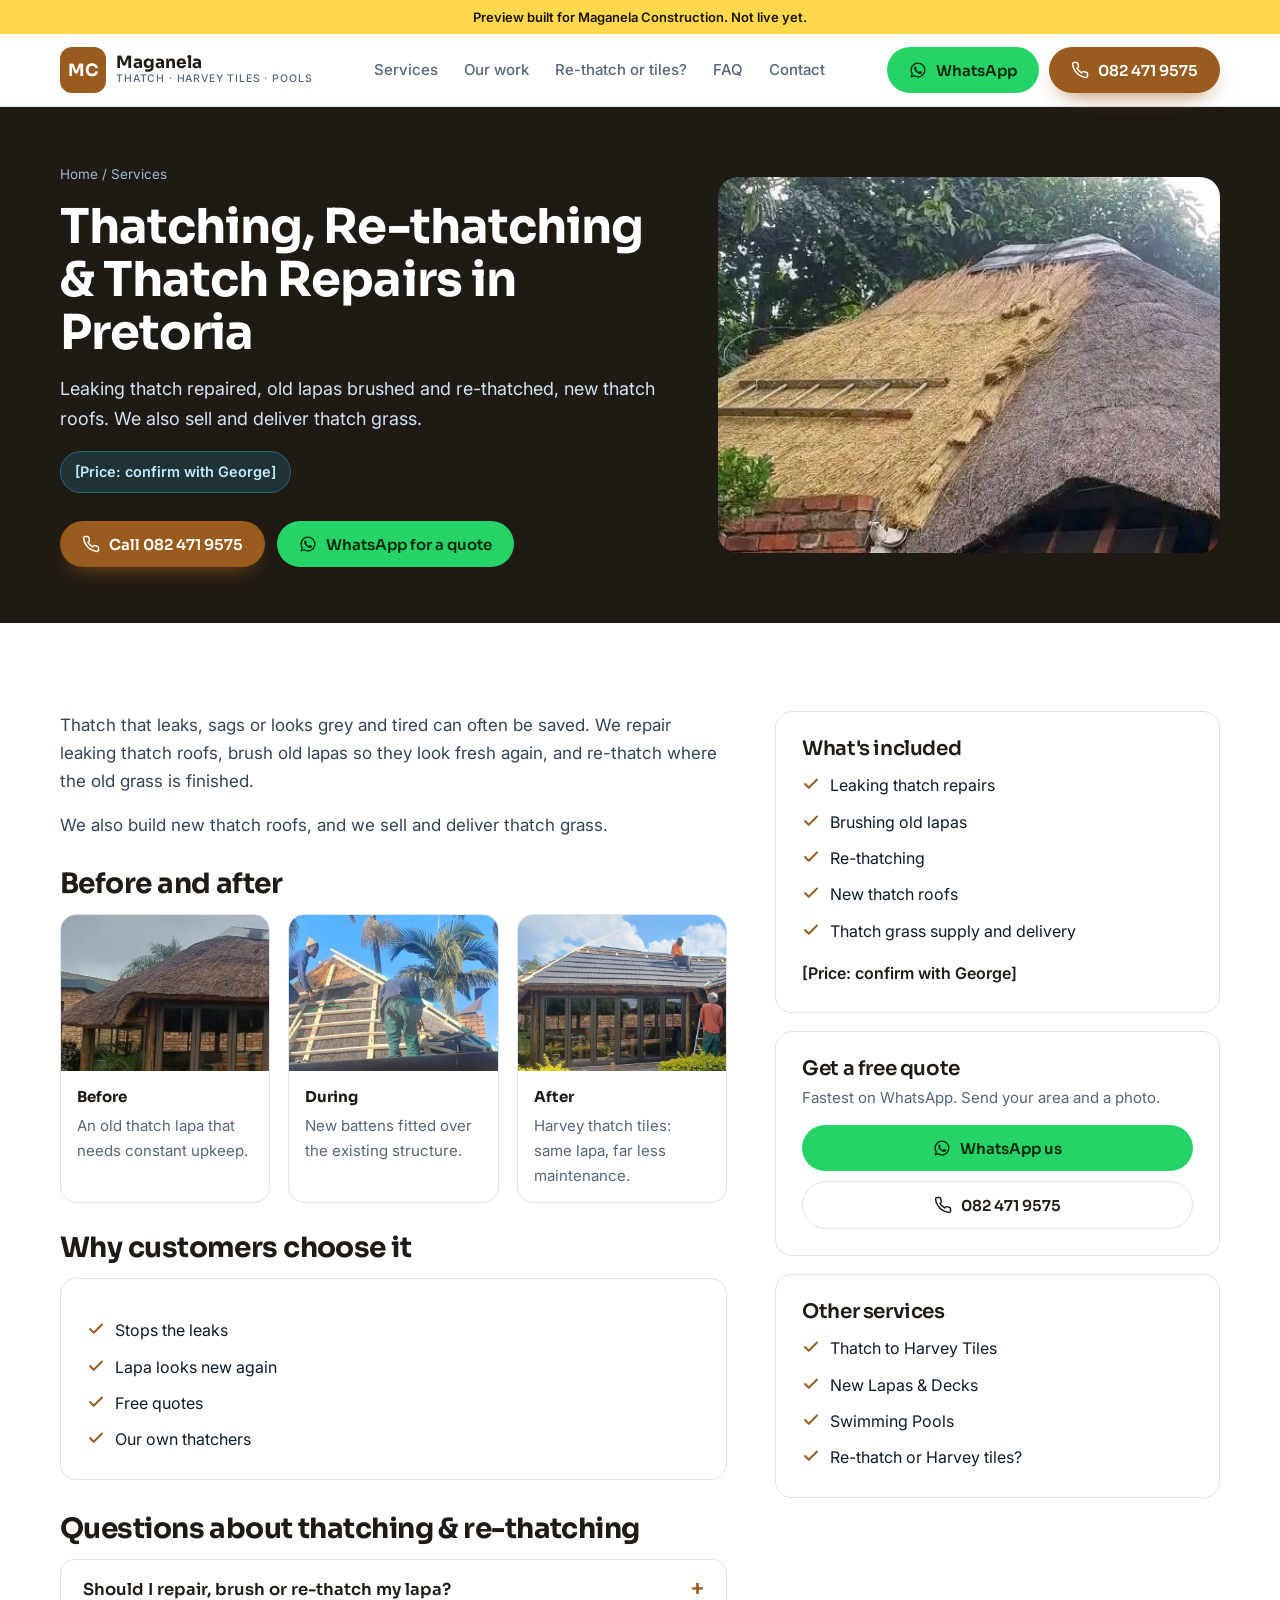
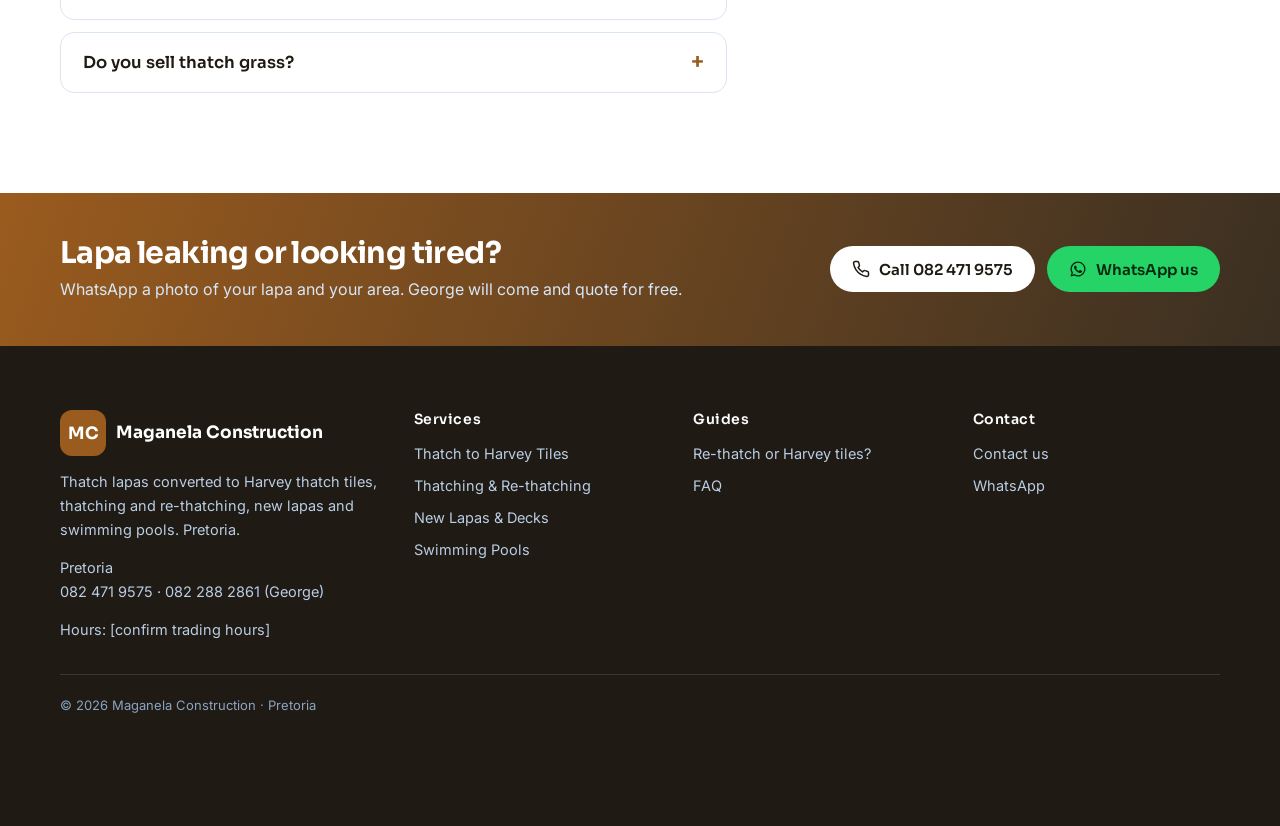
<file: services/thatching-rethatching/index.html>
<!doctype html>
<html lang="en-ZA">
<head>
<meta charset="utf-8">
<meta name="viewport" content="width=device-width, initial-scale=1">
<!-- PREVIEW: remove noindex + the preview bar when George approves and the real domain is live -->
<meta name="robots" content="noindex, nofollow">
<title>Thatching, Re-thatching &amp; Thatch Repairs in Pretoria | Maganela Construction</title>
<meta name="description" content="Leaking thatch repaired, old lapas brushed and re-thatched, new thatch roofs. We also sell and deliver thatch grass. Free quotes. Call or WhatsApp Maganela Construction on 082 471 9575.">
<link rel="canonical" href="https://dannyschaffer.github.io/maganela-construction-preview/services/thatching-rethatching/">
<meta property="og:type" content="website"><meta property="og:title" content="Thatching, Re-thatching &amp; Thatch Repairs in Pretoria | Maganela Construction"><meta property="og:description" content="Leaking thatch repaired, old lapas brushed and re-thatched, new thatch roofs. We also sell and deliver thatch grass. Free quotes. Call or WhatsApp Maganela Construction on 082 471 9575.">
<meta property="og:image" content="https://dannyschaffer.github.io/maganela-construction-preview/img/hero-thatch-to-harvey-tiles-pretoria.jpg"><meta property="og:url" content="https://dannyschaffer.github.io/maganela-construction-preview/services/thatching-rethatching/">
<link rel="preconnect" href="https://fonts.googleapis.com"><link rel="preconnect" href="https://fonts.gstatic.com" crossorigin><link href="https://fonts.googleapis.com/css2?family=Sora:wght@500;600;700&family=Inter:wght@400;500;600&display=swap" rel="stylesheet">
<link rel="stylesheet" href="../../styles.css?v=1795518761">
<script type="application/ld+json">{"@context": "https://schema.org", "@type": "HomeAndConstructionBusiness", "@id": "https://dannyschaffer.github.io/maganela-construction-preview/#business", "name": "Maganela Construction", "description": "Converts thatch lapas to Harvey thatch tiles, thatching and re-thatching, new lapas and swimming pools in Pretoria.", "telephone": "+27824719575", "url": "https://dannyschaffer.github.io/maganela-construction-preview/", "image": "https://dannyschaffer.github.io/maganela-construction-preview/img/hero-thatch-to-harvey-tiles-pretoria.jpg", "address": {"@type": "PostalAddress", "addressLocality": "Pretoria", "addressRegion": "Gauteng", "addressCountry": "ZA"}, "areaServed": ["Pretoria", "Gauteng"]}</script><script type="application/ld+json">{"@context": "https://schema.org", "@type": "Service", "name": "Thatching & Re-thatching", "serviceType": "Thatching & Re-thatching", "description": "Leaking thatch repaired, old lapas brushed and re-thatched, new thatch roofs. We also sell and deliver thatch grass.", "provider": {"@id": "https://dannyschaffer.github.io/maganela-construction-preview/#business"}, "areaServed": ["Pretoria", "Gauteng"]}</script><script type="application/ld+json">{"@context": "https://schema.org", "@type": "FAQPage", "mainEntity": [{"@type": "Question", "name": "Should I repair, brush or re-thatch my lapa?", "acceptedAnswer": {"@type": "Answer", "text": "If it only looks grey, brushing is often enough. If it leaks in one spot, we repair it. If the grass is thin and rotten all over, it needs re-thatching or converting to Harvey thatch tiles. Send us a photo and we'll tell you."}}, {"@type": "Question", "name": "Do you sell thatch grass?", "acceptedAnswer": {"@type": "Answer", "text": "Yes, we sell and deliver thatch grass. [George to confirm price per bundle and delivery areas.]"}}]}</script>
</head>
<body>
<div class="preview">Preview built for Maganela Construction. Not live yet.</div>
<header><div class="wrap nav">
<a class="brand" href="../../"><span class="mono">MC</span><span>Maganela<small>Thatch · Harvey Tiles · Pools</small></span></a>
<nav class="nav-links"><a href="../../#services">Services</a><a href="../../#work">Our work</a><a href="../../rethatch-or-harvey-tiles/">Re-thatch or tiles?</a><a href="../../#faq">FAQ</a><a href="../../contact/">Contact</a></nav>
<div class="nav-cta"><a class="btn btn-wa" href="https://wa.me/27824719575?text=Hi%20George%2C%20I%20would%20like%20a%20free%20quote.%20My%20area%20is%3A%20"><svg viewBox="0 0 24 24" fill="currentColor" aria-hidden="true"><path d="M12 2a10 10 0 0 0-8.6 15.1L2 22l5-1.3A10 10 0 1 0 12 2Zm0 18.2a8.2 8.2 0 0 1-4.2-1.2l-.3-.2-3 .8.8-2.9-.2-.3A8.2 8.2 0 1 1 12 20.2Zm4.5-6.1c-.2-.1-1.5-.7-1.7-.8s-.4-.1-.6.1-.7.8-.8 1-.3.2-.5.1a6.7 6.7 0 0 1-3.3-2.9c-.3-.4.3-.4.7-1.4a.5.5 0 0 0 0-.4l-.8-1.9c-.2-.5-.4-.4-.6-.4h-.5a1 1 0 0 0-.7.3 3 3 0 0 0-.9 2.2 5.2 5.2 0 0 0 1.1 2.7 11.8 11.8 0 0 0 4.5 4c1.7.7 2.3.8 3.2.6a2.7 2.7 0 0 0 1.8-1.2 2.2 2.2 0 0 0 .1-1.2c0-.1-.2-.2-.4-.3Z"/></svg><span>WhatsApp</span></a><a class="btn btn-blue" href="tel:+27824719575"><svg viewBox="0 0 24 24" fill="none" stroke="currentColor" stroke-width="2" stroke-linecap="round" stroke-linejoin="round" aria-hidden="true"><path d="M22 16.9v3a2 2 0 0 1-2.2 2 19.8 19.8 0 0 1-8.6-3.1 19.5 19.5 0 0 1-6-6A19.8 19.8 0 0 1 2.1 4.2 2 2 0 0 1 4.1 2h3a2 2 0 0 1 2 1.7c.1 1 .4 1.9.7 2.8a2 2 0 0 1-.5 2.1L8 9.9a16 16 0 0 0 6 6l1.3-1.3a2 2 0 0 1 2.1-.4c.9.3 1.8.6 2.8.7a2 2 0 0 1 1.8 2Z"/></svg><span>082 471 9575</span></a></div>
</div></header>

<section class="page-hero"><div class="wrap">
<div><div class="crumbs"><a href="../../">Home</a> / <a href="../../#services">Services</a></div>
<h1>Thatching, Re-thatching &amp; Thatch Repairs in Pretoria</h1><p class="lead">Leaking thatch repaired, old lapas brushed and re-thatched, new thatch roofs. We also sell and deliver thatch grass.</p>
<span class="tag-price">[Price: confirm with George]</span>
<div class="hero-ctas"><a class="btn btn-blue" href="tel:+27824719575"><svg viewBox="0 0 24 24" fill="none" stroke="currentColor" stroke-width="2" stroke-linecap="round" stroke-linejoin="round" aria-hidden="true"><path d="M22 16.9v3a2 2 0 0 1-2.2 2 19.8 19.8 0 0 1-8.6-3.1 19.5 19.5 0 0 1-6-6A19.8 19.8 0 0 1 2.1 4.2 2 2 0 0 1 4.1 2h3a2 2 0 0 1 2 1.7c.1 1 .4 1.9.7 2.8a2 2 0 0 1-.5 2.1L8 9.9a16 16 0 0 0 6 6l1.3-1.3a2 2 0 0 1 2.1-.4c.9.3 1.8.6 2.8.7a2 2 0 0 1 1.8 2Z"/></svg>Call 082 471 9575</a><a class="btn btn-wa" href="https://wa.me/27824719575?text=Hi%20George%2C%20I%20would%20like%20a%20quote%20for%20thatching%20%26%20re-thatching.%20My%20area%20is%3A%20"><svg viewBox="0 0 24 24" fill="currentColor" aria-hidden="true"><path d="M12 2a10 10 0 0 0-8.6 15.1L2 22l5-1.3A10 10 0 1 0 12 2Zm0 18.2a8.2 8.2 0 0 1-4.2-1.2l-.3-.2-3 .8.8-2.9-.2-.3A8.2 8.2 0 1 1 12 20.2Zm4.5-6.1c-.2-.1-1.5-.7-1.7-.8s-.4-.1-.6.1-.7.8-.8 1-.3.2-.5.1a6.7 6.7 0 0 1-3.3-2.9c-.3-.4.3-.4.7-1.4a.5.5 0 0 0 0-.4l-.8-1.9c-.2-.5-.4-.4-.6-.4h-.5a1 1 0 0 0-.7.3 3 3 0 0 0-.9 2.2 5.2 5.2 0 0 0 1.1 2.7 11.8 11.8 0 0 0 4.5 4c1.7.7 2.3.8 3.2.6a2.7 2.7 0 0 0 1.8-1.2 2.2 2.2 0 0 0 .1-1.2c0-.1-.2-.2-.4-.3Z"/></svg>WhatsApp for a quote</a></div></div>
<img src="../../img/rethatching-lapa.jpg" alt="Thatch lapa half re-thatched with new grass by Maganela">
</div></section>
<section><div class="wrap two">
<div class="body"><p>Thatch that leaks, sags or looks grey and tired can often be saved. We repair leaking thatch roofs, brush old lapas so they look fresh again, and re-thatch where the old grass is finished.</p><p>We also build new thatch roofs, and we sell and deliver thatch grass.</p>
<h2 style="font-size:28px;margin:30px 0 14px">Before and after</h2><div class="stages"><figure><img src="../../img/lapa-before.jpg" alt="Before: Maganela lapa conversion" loading="lazy"><figcaption><b>Before</b>An old thatch lapa that needs constant upkeep.</figcaption></figure><figure><img src="../../img/lapa-during-battens.jpg" alt="During: Maganela lapa conversion" loading="lazy"><figcaption><b>During</b>New battens fitted over the existing structure.</figcaption></figure><figure><img src="../../img/lapa-after-harvey-tiles.jpg" alt="After: Maganela lapa conversion" loading="lazy"><figcaption><b>After</b>Harvey thatch tiles: same lapa, far less maintenance.</figcaption></figure></div>
<h2 style="font-size:28px;margin:30px 0 14px">Why customers choose it</h2>
<div class="box"><ul><li><svg viewBox="0 0 24 24" fill="none" stroke="currentColor" stroke-width="2.6" stroke-linecap="round" stroke-linejoin="round" aria-hidden="true"><path d="M20 6 9 17l-5-5"/></svg><span>Stops the leaks</span></li><li><svg viewBox="0 0 24 24" fill="none" stroke="currentColor" stroke-width="2.6" stroke-linecap="round" stroke-linejoin="round" aria-hidden="true"><path d="M20 6 9 17l-5-5"/></svg><span>Lapa looks new again</span></li><li><svg viewBox="0 0 24 24" fill="none" stroke="currentColor" stroke-width="2.6" stroke-linecap="round" stroke-linejoin="round" aria-hidden="true"><path d="M20 6 9 17l-5-5"/></svg><span>Free quotes</span></li><li><svg viewBox="0 0 24 24" fill="none" stroke="currentColor" stroke-width="2.6" stroke-linecap="round" stroke-linejoin="round" aria-hidden="true"><path d="M20 6 9 17l-5-5"/></svg><span>Our own thatchers</span></li></ul></div>
<h2 style="font-size:28px;margin:34px 0 14px">Questions about thatching &amp; re-thatching</h2>
<div class="faq-list"><details><summary>Should I repair, brush or re-thatch my lapa?</summary><p>If it only looks grey, brushing is often enough. If it leaks in one spot, we repair it. If the grass is thin and rotten all over, it needs re-thatching or converting to Harvey thatch tiles. Send us a photo and we&#x27;ll tell you.</p></details><details><summary>Do you sell thatch grass?</summary><p>Yes, we sell and deliver thatch grass. [George to confirm price per bundle and delivery areas.]</p></details></div>
</div>
<aside><div class="box"><h3>What's included</h3><ul><li><svg viewBox="0 0 24 24" fill="none" stroke="currentColor" stroke-width="2.6" stroke-linecap="round" stroke-linejoin="round" aria-hidden="true"><path d="M20 6 9 17l-5-5"/></svg><span>Leaking thatch repairs</span></li><li><svg viewBox="0 0 24 24" fill="none" stroke="currentColor" stroke-width="2.6" stroke-linecap="round" stroke-linejoin="round" aria-hidden="true"><path d="M20 6 9 17l-5-5"/></svg><span>Brushing old lapas</span></li><li><svg viewBox="0 0 24 24" fill="none" stroke="currentColor" stroke-width="2.6" stroke-linecap="round" stroke-linejoin="round" aria-hidden="true"><path d="M20 6 9 17l-5-5"/></svg><span>Re-thatching</span></li><li><svg viewBox="0 0 24 24" fill="none" stroke="currentColor" stroke-width="2.6" stroke-linecap="round" stroke-linejoin="round" aria-hidden="true"><path d="M20 6 9 17l-5-5"/></svg><span>New thatch roofs</span></li><li><svg viewBox="0 0 24 24" fill="none" stroke="currentColor" stroke-width="2.6" stroke-linecap="round" stroke-linejoin="round" aria-hidden="true"><path d="M20 6 9 17l-5-5"/></svg><span>Thatch grass supply and delivery</span></li></ul><p style="margin-top:16px;font-weight:600;color:var(--navy)">[Price: confirm with George]</p></div>
<div class="box"><h3>Get a free quote</h3><p style="color:var(--muted);margin:6px 0 14px;font-size:15px">Fastest on WhatsApp. Send your area and a photo.</p><a class="btn btn-wa" style="width:100%" href="https://wa.me/27824719575?text=Hi%20George%2C%20I%20would%20like%20a%20quote%20for%20thatching%20%26%20re-thatching.%20My%20area%20is%3A%20"><svg viewBox="0 0 24 24" fill="currentColor" aria-hidden="true"><path d="M12 2a10 10 0 0 0-8.6 15.1L2 22l5-1.3A10 10 0 1 0 12 2Zm0 18.2a8.2 8.2 0 0 1-4.2-1.2l-.3-.2-3 .8.8-2.9-.2-.3A8.2 8.2 0 1 1 12 20.2Zm4.5-6.1c-.2-.1-1.5-.7-1.7-.8s-.4-.1-.6.1-.7.8-.8 1-.3.2-.5.1a6.7 6.7 0 0 1-3.3-2.9c-.3-.4.3-.4.7-1.4a.5.5 0 0 0 0-.4l-.8-1.9c-.2-.5-.4-.4-.6-.4h-.5a1 1 0 0 0-.7.3 3 3 0 0 0-.9 2.2 5.2 5.2 0 0 0 1.1 2.7 11.8 11.8 0 0 0 4.5 4c1.7.7 2.3.8 3.2.6a2.7 2.7 0 0 0 1.8-1.2 2.2 2.2 0 0 0 .1-1.2c0-.1-.2-.2-.4-.3Z"/></svg>WhatsApp us</a><a class="btn btn-outline" style="width:100%;margin-top:10px" href="tel:+27824719575"><svg viewBox="0 0 24 24" fill="none" stroke="currentColor" stroke-width="2" stroke-linecap="round" stroke-linejoin="round" aria-hidden="true"><path d="M22 16.9v3a2 2 0 0 1-2.2 2 19.8 19.8 0 0 1-8.6-3.1 19.5 19.5 0 0 1-6-6A19.8 19.8 0 0 1 2.1 4.2 2 2 0 0 1 4.1 2h3a2 2 0 0 1 2 1.7c.1 1 .4 1.9.7 2.8a2 2 0 0 1-.5 2.1L8 9.9a16 16 0 0 0 6 6l1.3-1.3a2 2 0 0 1 2.1-.4c.9.3 1.8.6 2.8.7a2 2 0 0 1 1.8 2Z"/></svg>082 471 9575</a></div>
<div class="box"><h3>Other services</h3><ul><li><svg viewBox="0 0 24 24" fill="none" stroke="currentColor" stroke-width="2.6" stroke-linecap="round" stroke-linejoin="round" aria-hidden="true"><path d="M20 6 9 17l-5-5"/></svg><a href="../thatch-to-harvey-tiles/">Thatch to Harvey Tiles</a></li><li><svg viewBox="0 0 24 24" fill="none" stroke="currentColor" stroke-width="2.6" stroke-linecap="round" stroke-linejoin="round" aria-hidden="true"><path d="M20 6 9 17l-5-5"/></svg><a href="../new-lapas/">New Lapas &amp; Decks</a></li><li><svg viewBox="0 0 24 24" fill="none" stroke="currentColor" stroke-width="2.6" stroke-linecap="round" stroke-linejoin="round" aria-hidden="true"><path d="M20 6 9 17l-5-5"/></svg><a href="../swimming-pools/">Swimming Pools</a></li><li><svg viewBox="0 0 24 24" fill="none" stroke="currentColor" stroke-width="2.6" stroke-linecap="round" stroke-linejoin="round" aria-hidden="true"><path d="M20 6 9 17l-5-5"/></svg><a href="../../rethatch-or-harvey-tiles/">Re-thatch or Harvey tiles?</a></li></ul></div></aside>
</div></section>
<div class="band"><div class="wrap"><div><h2>Lapa leaking or looking tired?</h2><p>WhatsApp a photo of your lapa and your area. George will come and quote for free.</p></div>
<div class="ctas"><a class="btn btn-white" href="tel:+27824719575"><svg viewBox="0 0 24 24" fill="none" stroke="currentColor" stroke-width="2" stroke-linecap="round" stroke-linejoin="round" aria-hidden="true"><path d="M22 16.9v3a2 2 0 0 1-2.2 2 19.8 19.8 0 0 1-8.6-3.1 19.5 19.5 0 0 1-6-6A19.8 19.8 0 0 1 2.1 4.2 2 2 0 0 1 4.1 2h3a2 2 0 0 1 2 1.7c.1 1 .4 1.9.7 2.8a2 2 0 0 1-.5 2.1L8 9.9a16 16 0 0 0 6 6l1.3-1.3a2 2 0 0 1 2.1-.4c.9.3 1.8.6 2.8.7a2 2 0 0 1 1.8 2Z"/></svg>Call 082 471 9575</a><a class="btn btn-wa" href="https://wa.me/27824719575?text=Hi%20George%2C%20I%20would%20like%20a%20free%20quote.%20My%20area%20is%3A%20"><svg viewBox="0 0 24 24" fill="currentColor" aria-hidden="true"><path d="M12 2a10 10 0 0 0-8.6 15.1L2 22l5-1.3A10 10 0 1 0 12 2Zm0 18.2a8.2 8.2 0 0 1-4.2-1.2l-.3-.2-3 .8.8-2.9-.2-.3A8.2 8.2 0 1 1 12 20.2Zm4.5-6.1c-.2-.1-1.5-.7-1.7-.8s-.4-.1-.6.1-.7.8-.8 1-.3.2-.5.1a6.7 6.7 0 0 1-3.3-2.9c-.3-.4.3-.4.7-1.4a.5.5 0 0 0 0-.4l-.8-1.9c-.2-.5-.4-.4-.6-.4h-.5a1 1 0 0 0-.7.3 3 3 0 0 0-.9 2.2 5.2 5.2 0 0 0 1.1 2.7 11.8 11.8 0 0 0 4.5 4c1.7.7 2.3.8 3.2.6a2.7 2.7 0 0 0 1.8-1.2 2.2 2.2 0 0 0 .1-1.2c0-.1-.2-.2-.4-.3Z"/></svg>WhatsApp us</a></div></div></div>
<footer><div class="wrap">
<div><a class="brand" href="../../"><span class="mono">MC</span><span>Maganela Construction</span></a>
<p style="margin-top:12px">Thatch lapas converted to Harvey thatch tiles, thatching and re-thatching, new lapas and swimming pools. Pretoria.</p>
<p style="margin-top:14px">Pretoria<br><a href="tel:+27824719575">082 471 9575</a> · <a href="tel:+27822882861">082 288 2861</a> (George)</p>
<p style="margin-top:14px">Hours: [confirm trading hours]</p></div>
<div><h4>Services</h4><ul><li><a href="../../services/thatch-to-harvey-tiles/">Thatch to Harvey Tiles</a></li><li><a href="../../services/thatching-rethatching/">Thatching &amp; Re-thatching</a></li><li><a href="../../services/new-lapas/">New Lapas &amp; Decks</a></li><li><a href="../../services/swimming-pools/">Swimming Pools</a></li></ul></div>
<div><h4>Guides</h4><ul><li><a href="../../rethatch-or-harvey-tiles/">Re-thatch or Harvey tiles?</a></li><li><a href="../../#faq">FAQ</a></li></ul></div>
<div><h4>Contact</h4><ul><li><a href="../../contact/">Contact us</a></li><li><a href="https://wa.me/27824719575?text=Hi%20George%2C%20I%20would%20like%20a%20free%20quote.%20My%20area%20is%3A%20">WhatsApp</a></li></ul></div>
<div class="legal">© 2026 Maganela Construction · Pretoria</div>
</div></footer>
<div class="mbar"><a class="btn btn-blue" href="tel:+27824719575"><svg viewBox="0 0 24 24" fill="none" stroke="currentColor" stroke-width="2" stroke-linecap="round" stroke-linejoin="round" aria-hidden="true"><path d="M22 16.9v3a2 2 0 0 1-2.2 2 19.8 19.8 0 0 1-8.6-3.1 19.5 19.5 0 0 1-6-6A19.8 19.8 0 0 1 2.1 4.2 2 2 0 0 1 4.1 2h3a2 2 0 0 1 2 1.7c.1 1 .4 1.9.7 2.8a2 2 0 0 1-.5 2.1L8 9.9a16 16 0 0 0 6 6l1.3-1.3a2 2 0 0 1 2.1-.4c.9.3 1.8.6 2.8.7a2 2 0 0 1 1.8 2Z"/></svg>Call now</a><a class="btn btn-wa" href="https://wa.me/27824719575?text=Hi%20George%2C%20I%20would%20like%20a%20free%20quote.%20My%20area%20is%3A%20"><svg viewBox="0 0 24 24" fill="currentColor" aria-hidden="true"><path d="M12 2a10 10 0 0 0-8.6 15.1L2 22l5-1.3A10 10 0 1 0 12 2Zm0 18.2a8.2 8.2 0 0 1-4.2-1.2l-.3-.2-3 .8.8-2.9-.2-.3A8.2 8.2 0 1 1 12 20.2Zm4.5-6.1c-.2-.1-1.5-.7-1.7-.8s-.4-.1-.6.1-.7.8-.8 1-.3.2-.5.1a6.7 6.7 0 0 1-3.3-2.9c-.3-.4.3-.4.7-1.4a.5.5 0 0 0 0-.4l-.8-1.9c-.2-.5-.4-.4-.6-.4h-.5a1 1 0 0 0-.7.3 3 3 0 0 0-.9 2.2 5.2 5.2 0 0 0 1.1 2.7 11.8 11.8 0 0 0 4.5 4c1.7.7 2.3.8 3.2.6a2.7 2.7 0 0 0 1.8-1.2 2.2 2.2 0 0 0 .1-1.2c0-.1-.2-.2-.4-.3Z"/></svg>WhatsApp</a></div>
<script>
document.querySelectorAll('form[data-wa]').forEach(f=>f.addEventListener('submit',ev=>{ev.preventDefault();const d=new FormData(f);
const msg=`Hi George, I'd like a free quote.%0AName: ${d.get('name')||''}%0APhone: ${d.get('phone')||''}%0ASuburb: ${d.get('suburb')||''}%0ANeed: ${d.get('need')||''}`;
window.open('https://wa.me/27824719575?text='+msg.replace(/ /g,'%20'),'_blank');}));
</script>
</body></html>
</file>
<file: styles.css>
:root{--navy:#0a2342;--navy-2:#123a66;--blue:#1673d1;--blue-d:#0f5bab;--aqua:#22b8e8;--sky:#eaf4fd;--sky-2:#d7eafb;--ink:#0d1b2a;--muted:#55657a;--line:#dbe5f0;--paper:#fff;--wa:#25d366;--r:16px}
*{box-sizing:border-box;margin:0;padding:0}
html{scroll-behavior:smooth}
body{background:var(--paper);color:var(--ink);font:400 16px/1.65 Inter,system-ui,sans-serif;-webkit-font-smoothing:antialiased}
img{display:block;max-width:100%}
a{color:inherit;text-decoration:none}
.wrap{width:min(1160px,100% - 32px);margin-inline:auto}
h1,h2,h3{font-family:Sora,Inter,sans-serif;line-height:1.1;letter-spacing:-.02em;color:var(--navy)}
h2{font-size:clamp(28px,4vw,42px);font-weight:700}
h3{font-size:20px;font-weight:600}
.eyebrow{font:600 12px/1 Sora,sans-serif;letter-spacing:.14em;text-transform:uppercase;color:var(--blue);margin-bottom:14px;display:block}
.lead{color:var(--muted);font-size:18px;max-width:62ch}
section{padding:88px 0}
.sec-head{margin-bottom:40px;max-width:720px}
.sec-head p{margin-top:12px}
.preview{background:#ffd84d;color:#1a1400;font:600 13px/1.4 Inter,sans-serif;text-align:center;padding:8px 16px}
.topstrip{background:var(--navy);color:#cfe1f5;font-size:13px}
.topstrip .wrap{display:flex;justify-content:space-between;gap:12px;padding:8px 0}
.topstrip a{color:#fff;font-weight:600}
header{position:sticky;top:0;z-index:50;background:rgba(255,255,255,.94);backdrop-filter:blur(12px);border-bottom:1px solid var(--line)}
.nav{display:flex;align-items:center;justify-content:space-between;height:72px;gap:16px}
.brand{display:flex;align-items:center;gap:10px;font:700 17px/1.05 Sora,sans-serif;color:var(--navy)}
.brand img{width:46px;height:46px;border-radius:50%}
.brand small{display:block;font:500 10.5px/1.3 Inter,sans-serif;letter-spacing:.08em;color:var(--muted);text-transform:uppercase}
.nav-links{display:flex;gap:26px;font-weight:500;color:var(--muted);font-size:15px}
.nav-links a:hover{color:var(--blue)}
.nav-cta{display:flex;gap:10px;align-items:center}
.btn{display:inline-flex;align-items:center;justify-content:center;gap:9px;padding:14px 22px;border-radius:999px;font:600 15px/1 Sora,sans-serif;transition:transform .15s,background .15s,box-shadow .15s;cursor:pointer;border:0}
.btn svg{width:18px;height:18px;flex:none}
.btn-blue{background:var(--blue);color:#fff;box-shadow:0 10px 24px -12px var(--blue)}
.btn-blue:hover{background:var(--blue-d);transform:translateY(-1px)}
.btn-wa{background:var(--wa);color:#05290f}
.btn-wa:hover{transform:translateY(-1px);filter:brightness(1.04)}
.btn-line{border:1.5px solid rgba(255,255,255,.5);color:#fff}
.btn-line:hover{border-color:#fff}
.btn-outline{border:1.5px solid var(--line);color:var(--navy);background:#fff}
.btn-outline:hover{border-color:var(--blue);color:var(--blue)}
@media (max-width:900px){.nav-links{display:none}.nav-cta .btn-wa{display:none}.topstrip .hide-m{display:none}}
@media (max-width:600px){.nav-cta .btn span{display:none}.nav-cta .btn{padding:13px}.brand{font-size:15.5px}}
.hero{position:relative;overflow:hidden;color:#fff;padding:64px 0 72px;background:var(--navy)}
.hero-bg{position:absolute;inset:0;background:var(--hero) center 35%/cover;filter:blur(1px);transform:scale(1.02)}
.hero::after{content:"";position:absolute;inset:0;background:linear-gradient(100deg,rgba(10,35,66,.94) 0%,rgba(10,35,66,.78) 45%,rgba(10,35,66,.35) 100%)}
.hero .wrap{position:relative;z-index:1;display:grid;grid-template-columns:1.15fr .85fr;gap:48px;align-items:center}
.hero h1{color:#fff;font-size:clamp(34px,5.2vw,58px);font-weight:700;margin-bottom:18px}
.hero h1 em{font-style:normal;color:var(--aqua)}
.hero .lead{color:#d3e3f4}
.hero-ctas{display:flex;flex-wrap:wrap;gap:12px;margin-top:28px}
.hero-points{display:flex;flex-wrap:wrap;gap:10px 22px;margin-top:28px;font-size:14.5px;color:#d3e3f4}
.hero-points span{display:flex;align-items:center;gap:8px}
.hero-points svg{width:16px;height:16px;color:var(--aqua)}
.card-form{background:#fff;color:var(--ink);border-radius:20px;padding:26px;box-shadow:0 30px 60px -30px rgba(0,0,0,.6)}
.card-form h2{font-size:22px;margin-bottom:4px}
.card-form p.small{color:var(--muted);font-size:14px;margin-bottom:16px}
.field{display:block;margin-bottom:12px}
.field span{display:block;font-size:13px;font-weight:600;color:var(--navy);margin-bottom:5px}
.field input,.field select,.field textarea{width:100%;border:1.5px solid var(--line);border-radius:12px;padding:12px 14px;font:inherit;font-size:15px;background:#fbfdff;color:var(--ink)}
.field input:focus,.field select:focus,.field textarea:focus{outline:none;border-color:var(--blue);background:#fff}
.card-form .btn{width:100%;margin-top:4px}
.form-note{font-size:12.5px;color:var(--muted);margin-top:10px;text-align:center}
.trust{background:var(--sky);border-bottom:1px solid var(--sky-2)}
.trust .wrap{display:grid;grid-template-columns:repeat(4,1fr);gap:18px;padding:26px 0}
.trust div{display:flex;gap:12px;align-items:flex-start;font-size:14.5px;color:var(--navy);font-weight:500;line-height:1.4}
.trust svg{width:22px;height:22px;color:var(--blue);flex:none;background:#fff;border-radius:50%;padding:4px}
@media (max-width:900px){.hero .wrap{grid-template-columns:1fr}.trust .wrap{grid-template-columns:1fr 1fr}}
.prices{background:#fff}
.price-grid{display:grid;grid-template-columns:repeat(3,1fr);gap:20px}
.price{border:1.5px solid var(--line);border-radius:var(--r);padding:28px;display:flex;flex-direction:column;background:#fff}
.price.feature{border-color:var(--blue);box-shadow:0 20px 50px -30px var(--blue);position:relative}
.price.feature::before{content:"Most popular";position:absolute;top:-12px;left:24px;background:var(--blue);color:#fff;font:600 11px/1 Sora,sans-serif;letter-spacing:.08em;text-transform:uppercase;padding:7px 10px;border-radius:999px}
.price h3{margin-bottom:6px}
.price .amt{font:700 34px/1.1 Sora,sans-serif;color:var(--navy);margin:10px 0 4px}
.price .amt small{font:500 14px Inter,sans-serif;color:var(--muted)}
.price ul{list-style:none;margin:16px 0 22px;display:grid;gap:8px;font-size:15px}
.price li{display:flex;gap:9px;align-items:flex-start}
.price li svg{width:17px;height:17px;color:var(--blue);flex:none;margin-top:3px}
.price .btn{margin-top:auto}
@media (max-width:900px){.price-grid{grid-template-columns:1fr}}
.band{background:linear-gradient(110deg,var(--blue) 0%,var(--navy-2) 100%);color:#fff;padding:44px 0}
.band .wrap{display:flex;align-items:center;justify-content:space-between;gap:24px;flex-wrap:wrap}
.band h2{color:#fff;font-size:clamp(22px,3vw,30px)}
.band p{color:#d6e7f8;margin-top:6px}
.band .ctas{display:flex;gap:12px;flex-wrap:wrap}
.band .btn-white{background:#fff;color:var(--navy)}
.svc-grid{display:grid;grid-template-columns:repeat(3,1fr);gap:20px}
.svc{border-radius:var(--r);overflow:hidden;background:#fff;border:1px solid var(--line);display:flex;flex-direction:column;transition:transform .2s,box-shadow .2s}
.svc:hover{transform:translateY(-3px);box-shadow:0 24px 40px -28px rgba(10,35,66,.5)}
.svc img{aspect-ratio:4/3;object-fit:cover;width:100%}
.svc div{padding:20px 22px 24px}
.svc p{color:var(--muted);font-size:15px;margin:8px 0 14px}
.svc .more{color:var(--blue);font-weight:600;font-size:14.5px}
@media (max-width:900px){.svc-grid{grid-template-columns:1fr 1fr}}
@media (max-width:600px){.svc-grid{grid-template-columns:1fr}}
.about{background:var(--sky)}
.about .wrap{display:grid;grid-template-columns:1fr 1fr;gap:56px;align-items:center}
.about img{border-radius:20px;aspect-ratio:1;object-fit:cover;width:100%}
.about p{margin-top:14px;color:#33445a}
.about .owner{margin-top:22px;padding:18px 20px;border-left:4px solid var(--blue);background:#fff;border-radius:0 12px 12px 0;font-size:15px;color:var(--navy)}
@media (max-width:900px){.about .wrap{grid-template-columns:1fr}}
.gallery{display:grid;grid-template-columns:repeat(4,1fr);gap:14px}
.gallery figure{position:relative;border-radius:14px;overflow:hidden}
.gallery img{aspect-ratio:1;object-fit:cover;width:100%;transition:transform .4s}
.gallery figure:hover img{transform:scale(1.04)}
.gallery figcaption{position:absolute;inset:auto 0 0 0;padding:28px 12px 10px;font-size:13px;font-weight:500;color:#fff;background:linear-gradient(transparent,rgba(10,35,66,.85))}
@media (max-width:900px){.gallery{grid-template-columns:1fr 1fr}}
.recent{margin-top:28px;display:flex;flex-wrap:wrap;gap:10px;align-items:center;color:var(--muted);font-size:14.5px}
.chip{border:1px solid var(--line);border-radius:999px;padding:7px 14px;font-size:14px;color:var(--navy);background:#fff}
.chip:hover{border-color:var(--blue);color:var(--blue)}
.reviews{background:var(--sky)}
.review-slot{border:2px dashed #9cc3ea;border-radius:var(--r);padding:36px;text-align:center;background:#fff}
.review-slot h3{margin-bottom:8px}
.review-slot p{color:var(--muted);max-width:56ch;margin:0 auto}
.steps{display:grid;grid-template-columns:repeat(4,1fr);gap:20px;counter-reset:s}
.step{padding:26px;border-radius:var(--r);background:#fff;border:1px solid var(--line)}
.step::before{counter-increment:s;content:counter(s);display:grid;place-items:center;width:40px;height:40px;border-radius:50%;background:var(--sky);color:var(--blue);font:700 17px Sora,sans-serif;margin-bottom:14px}
.step p{color:var(--muted);font-size:15px;margin-top:8px}
@media (max-width:900px){.steps{grid-template-columns:1fr 1fr}}
@media (max-width:600px){.steps{grid-template-columns:1fr}}
.area .wrap{display:grid;grid-template-columns:1fr 1fr;gap:40px;align-items:start}
.map{border-radius:var(--r);overflow:hidden;border:1px solid var(--line);aspect-ratio:4/3}
.map iframe{width:100%;height:100%;border:0}
.area-list{display:flex;flex-wrap:wrap;gap:10px;margin:20px 0 26px}
@media (max-width:900px){.area .wrap{grid-template-columns:1fr}}
.faq{background:var(--sky)}
.faq-list{max-width:820px}
details{background:#fff;border:1px solid var(--line);border-radius:14px;margin-bottom:12px}
summary{cursor:pointer;list-style:none;padding:18px 22px;font:600 16.5px/1.4 Sora,sans-serif;color:var(--navy);display:flex;justify-content:space-between;gap:16px}
summary::-webkit-details-marker{display:none}
summary::after{content:"+";color:var(--blue);font-size:22px;line-height:1}
details[open] summary::after{content:"–"}
details p{padding:0 22px 20px;color:#3b4b60}
footer{background:var(--navy);color:#b9cde3;padding:64px 0 110px;font-size:14.5px}
footer .wrap{display:grid;grid-template-columns:1.3fr 1fr 1fr 1fr;gap:32px}
footer h4{font:600 14px Sora,sans-serif;color:#fff;margin-bottom:14px;letter-spacing:.04em}
footer ul{list-style:none;display:grid;gap:8px}
footer a:hover{color:#fff}
footer .brand{color:#fff;margin-bottom:14px}
footer .legal{grid-column:1/-1;border-top:1px solid rgba(255,255,255,.12);padding-top:20px;font-size:13px;color:#8aa3c0}
@media (max-width:900px){footer .wrap{grid-template-columns:1fr 1fr}}
.mbar{position:fixed;left:0;right:0;bottom:0;z-index:60;display:none;grid-template-columns:1fr 1fr;gap:10px;padding:10px 12px calc(10px + env(safe-area-inset-bottom));background:rgba(255,255,255,.97);border-top:1px solid var(--line);box-shadow:0 -10px 30px -20px rgba(0,0,0,.4)}
.mbar .btn{padding:14px 10px}
@media (max-width:900px){.mbar{display:grid}}
.page-hero{background:var(--navy);color:#fff;padding:56px 0}
.page-hero .wrap{display:grid;grid-template-columns:1.1fr .9fr;gap:44px;align-items:center}
.page-hero h1{color:#fff;font-size:clamp(30px,4.4vw,48px);margin-bottom:14px}
.page-hero .lead{color:#d3e3f4}
.page-hero img{border-radius:20px;aspect-ratio:4/3;object-fit:cover;width:100%}
.crumbs{font-size:13.5px;color:#9fb9d6;margin-bottom:16px}
.crumbs a:hover{color:#fff}
.tag-price{display:inline-block;margin-top:18px;background:rgba(34,184,232,.15);color:#bfeaff;border:1px solid rgba(34,184,232,.4);border-radius:999px;padding:8px 14px;font-weight:600;font-size:14.5px}
@media (max-width:900px){.page-hero .wrap{grid-template-columns:1fr}}
.two{display:grid;grid-template-columns:1.2fr .8fr;gap:48px;align-items:start}
.two .body p{margin-bottom:16px;color:#33445a;font-size:17px}
.box{border:1.5px solid var(--line);border-radius:var(--r);padding:26px;background:#fff}
.box ul{list-style:none;display:grid;gap:10px;margin-top:12px}
.box li{display:flex;gap:10px}
.box li svg{width:18px;height:18px;color:var(--blue);flex:none;margin-top:3px}
.box + .box{margin-top:18px}
@media (max-width:900px){.two{grid-template-columns:1fr}}
.contact-grid{display:grid;grid-template-columns:1fr 1fr;gap:40px}
.contact-lines{display:grid;gap:14px;margin:20px 0}
.contact-lines a,.contact-lines div{display:flex;gap:12px;align-items:center;font-weight:500;color:var(--navy)}
.contact-lines svg{width:20px;height:20px;color:var(--blue)}
@media (max-width:900px){.contact-grid{grid-template-columns:1fr}}

:root{--navy:#1f1a14;--navy-2:#3a2f22;--blue:#9a5b1e;--blue-d:#7d4815;--aqua:#e8b44a;--sky:#f6f2ea}
.hero::after{background:linear-gradient(100deg,rgba(31,26,20,.94) 0%,rgba(31,26,20,.8) 52%,rgba(31,26,20,.4) 100%)}
.hero-bg{background-position:center 40%}
@media (max-width:900px){.hero-bg{background-image:url(img/hero-tall.jpg)!important;background-position:center 40%}header{display:none}.hero .hero-ctas a[href^="tel:"],.page-hero .hero-ctas a[href^="tel:"]{display:none}.hero{padding:40px 0 56px}}
.mono{width:46px;height:46px;border-radius:12px;display:grid;place-items:center;background:var(--blue);color:#fff;font:700 17px Sora,sans-serif;flex:none}
.stages{display:grid;grid-template-columns:repeat(3,1fr);gap:18px;margin-top:10px}
.stages figure{margin:0;background:#fff;border:1px solid var(--line);border-radius:16px;overflow:hidden}
.stages img{width:100%;aspect-ratio:4/3;object-fit:cover;display:block}
.stages figcaption{padding:14px 16px;font-size:15px;color:var(--muted)}.stages b{display:block;color:var(--navy);font-family:Sora,sans-serif;margin-bottom:4px}
@media(max-width:900px){.stages{grid-template-columns:1fr 1fr}}.about img{aspect-ratio:4/3;object-fit:cover}
@media(min-width:901px){.svc-grid{grid-template-columns:repeat(4,1fr)}.gallery{grid-template-columns:repeat(4,1fr)}}
@media(max-width:520px){.stages{grid-template-columns:1fr}}
</file>
